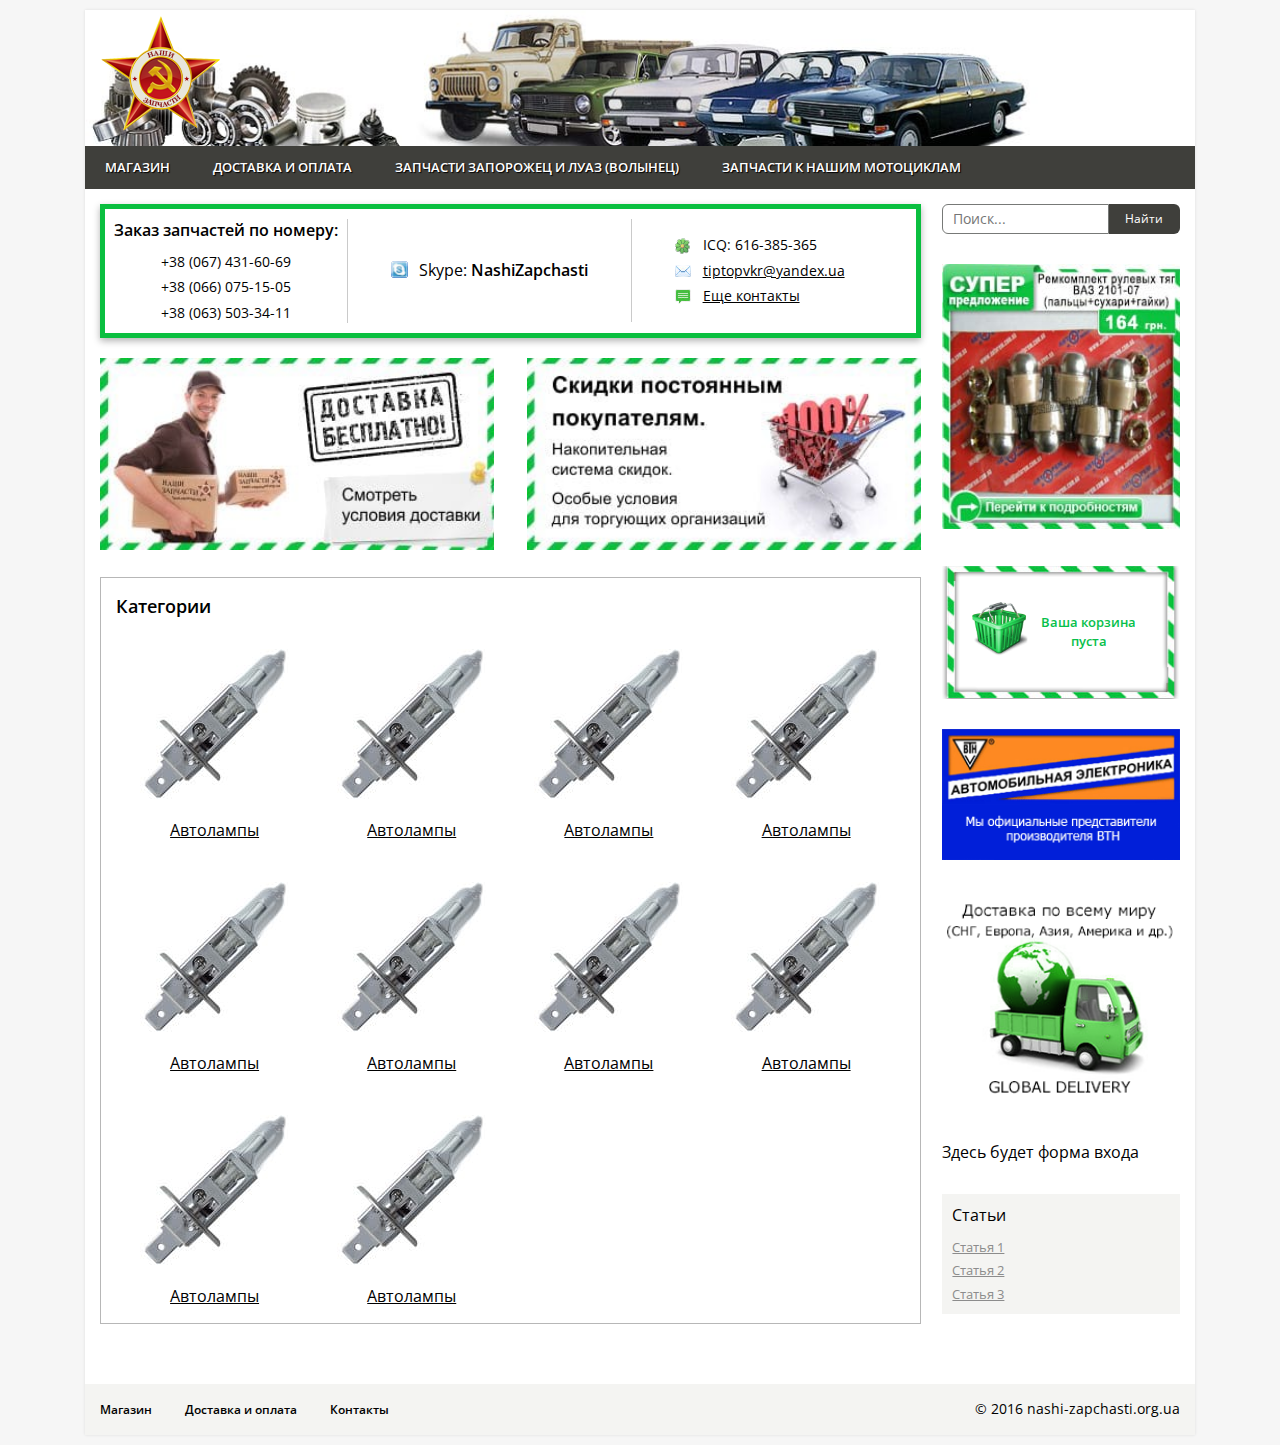
<file: index.html>
<!DOCTYPE html>
<html lang="ru">
<head>
  <meta charset="UTF-8">
  <meta content="width=device-width, initial-scale=1.0" name="viewport">

  <title>Главная страница</title>

  <link href="assets/css/style.css" rel="stylesheet">
  <link href="https://fonts.googleapis.com/css2?family=Open+Sans:wght@400;600&display=swap" rel="stylesheet">
</head>
<body>

<div class="wrapper">
  <div class="inner">
    <header class="main-header">
      <div class="top-section">
        <a href="#" class="logo"><img src="img/logo.png" alt="logo"></a>
      </div>
      <div class="bottom-section">
        <ul class="main-nav">
          <div class="adaptive-block">
            <span class="title">Меню</span>
            <div class="menu-icon">
              <span></span><span></span><span></span>
            </div>
          </div>

          <div class="links">
            <li><a href="#">Магазин</a></li>
            <li><a href="#">Доставка и оплата</a></li>
            <li><a href="#" target="_blank">Запчасти Запорожец и ЛуАЗ (Волынец)</a></li>
            <li><a href="#" target="_blank">Запчасти к нашим мотоциклам</a></li>
          </div>
        </ul>
      </div>
    </header>

    <main class="main-section">
      <div class="left-side">
        <div class="top-search">
          <form action="#" class="search">
            <input name="s" type="text" placeholder="Поиск...">
            <input type="submit" value="Найти">
          </form>
        </div>

        <div class="main-contacts">
          <div class="phone-numb">

            <span class="head">Заказ запчастей по номеру:</span>
            <a href="tel:380674316069">+38 (067) 431-60-69</a>
            <a href="tel:380660751505">+38 (066) 075-15-05</a>
            <a href="tel:380635033411">+38 (063) 503-34-11</a>
          </div>

          <div class="skype">
            <div>Skype: <span>NashiZapchasti</span></div>
          </div>

          <div class="other">
            <div class="icq">ICQ: <span>616-385-365</span></div>
            <div class="email"><a href="mail:tiptopvkr@yandex.ua">tiptopvkr@yandex.ua</a></div>
            <a href="#" class="more">Еще контакты</a>
          </div>
        </div>

        <div class="top-banners">
          <a href="#" target="_blank" class="banner1">
            <img src="img/delivery-free.jpg" alt="deliver free">
          </a>
          <a href="#" target="_blank" class="banner2">
            <img src="img/discount.jpg" alt="discount">
          </a>
        </div>

        <div class="products-category-list-wrap">
          <div class="head">Категории</div>
          
          <div class="list">
            <a href="#" class="product">
              <img src="img/product-thumb.jpg" alt="product" class="thumb">
              <span class="name">Автолампы</span>
            </a>

            <a href="#" class="product">
              <img src="img/product-thumb.jpg" alt="product" class="thumb">
              <span class="name">Автолампы</span>
            </a>

            <a href="#" class="product">
              <img src="img/product-thumb.jpg" alt="product" class="thumb">
              <span class="name">Автолампы</span>
            </a>

            <a href="#" class="product">
              <img src="img/product-thumb.jpg" alt="product" class="thumb">
              <span class="name">Автолампы</span>
            </a>

            <a href="#" class="product">
              <img src="img/product-thumb.jpg" alt="product" class="thumb">
              <span class="name">Автолампы</span>
            </a>

            <a href="#" class="product">
              <img src="img/product-thumb.jpg" alt="product" class="thumb">
              <span class="name">Автолампы</span>
            </a>

            <a href="#" class="product">
              <img src="img/product-thumb.jpg" alt="product" class="thumb">
              <span class="name">Автолампы</span>
            </a>

            <a href="#" class="product">
              <img src="img/product-thumb.jpg" alt="product" class="thumb">
              <span class="name">Автолампы</span>
            </a>

            <a href="#" class="product">
              <img src="img/product-thumb.jpg" alt="product" class="thumb">
              <span class="name">Автолампы</span>
            </a>

            <a href="#" class="product">
              <img src="img/product-thumb.jpg" alt="product" class="thumb">
              <span class="name">Автолампы</span>
            </a>
          </div>
        </div>
      </div>

      <aside class="main-aside">
        <div class="widget search">
          <form action="#" class="search">
            <input name="s" type="text" placeholder="Поиск...">
            <input type="submit" value="Найти">
          </form>
        </div>

        <div class="widget offer">
          <a href="#" target="_blank" class="offer">
            <img src="img/offer.jpg" alt="offer">
          </a>
        </div>

        <div class="widget cart">
          <div class="aside-cart">
            <div class="cart-thumb">
              <img src="img/cart-empty.png" alt="cart">
            </div>
            <div class="text">Ваша корзина пуста</div>
          </div>
        </div>

        <div class="widget offer">
          <a href="#" target="_blank" class="offer">
            <img src="img/offer-2.gif" alt="offer">
          </a>
        </div>

        <div class="widget offer">
          <a href="#" target="_blank" class="offer">
            <img src="img/offer-3.png" alt="offer">
          </a>
        </div>

        <div class="widget auth-form">
          <span>Здесь будет форма входа</span>
        </div>

        <div class="widget grey">
          <div class="aside-recent-articles">
            <div class="head">Статьи</div>
            <a href="#">Статья 1</a>
            <a href="#">Статья 2</a>
            <a href="#">Статья 3</a>
          </div>
        </div>
      </aside>
    </main>

    <footer class="main-footer">
      <ul class="footer-nav">
        <li><a href="#">Магазин</a></li>
        <li><a href="#">Доставка и оплата</a></li>
        <li><a href="#">Контакты</a></li>
      </ul>

      <div class="copyright">© 2016 nashi-zapchasti.org.ua</div>
    </footer>
  </div>
</div>

<script src="https://ajax.googleapis.com/ajax/libs/jquery/3.4.1/jquery.min.js"></script>
<script src="assets/js/scripts.js"></script>

</body>
</html>
</file>
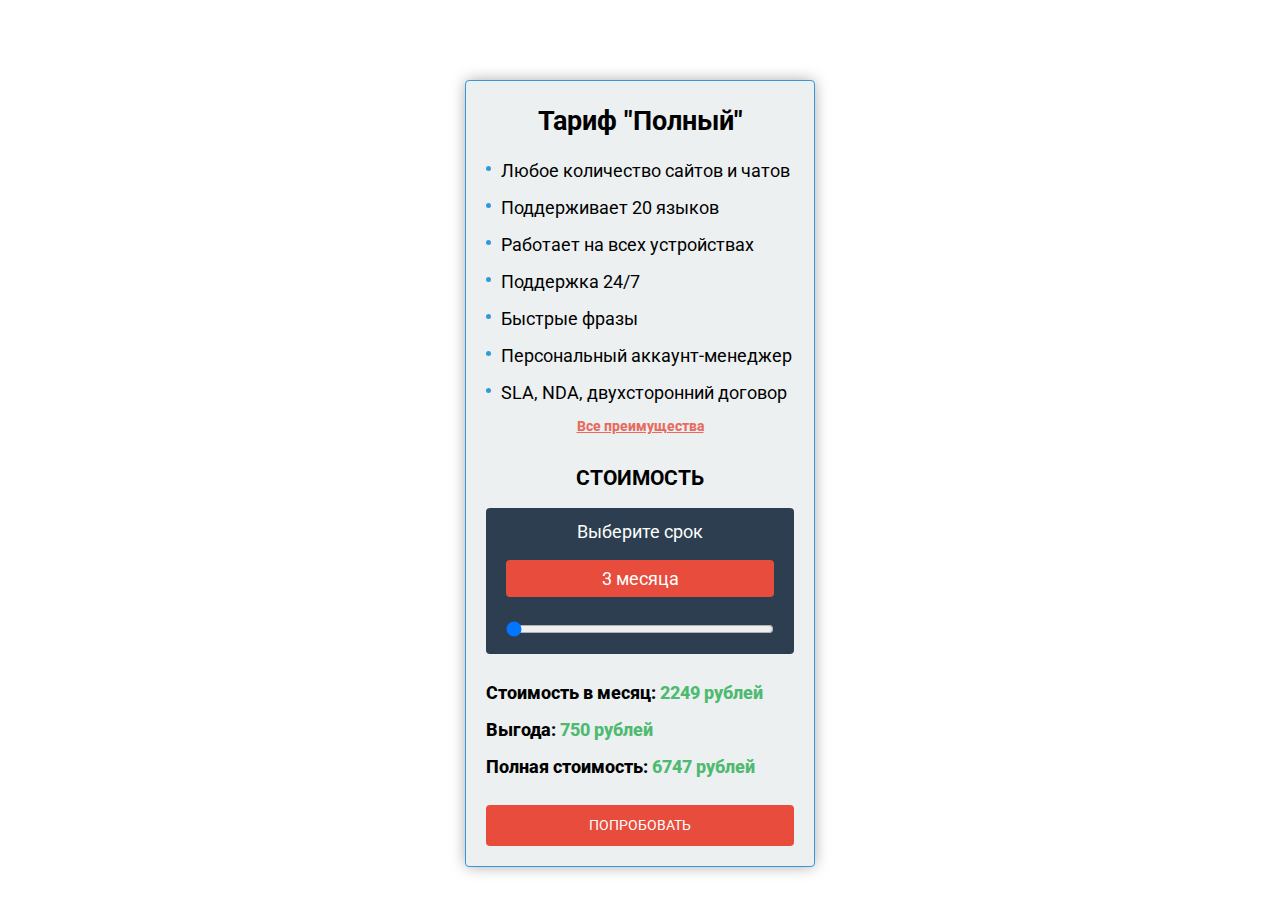
<file: 1/index.html>
﻿<!DOCTYPE html>
<html>
	<head>

		<meta charset="utf-8">
		<meta name="viewport" content="width=device-width, initial-scale=1, maximum-scale=1">

		<title>Тарифы</title>

		<link rel="stylesheet" type="text/css" href="style.css">
		<link href="https://fonts.googleapis.com/css?family=Roboto:400,700&display=swap&subset=cyrillic-ext" rel="stylesheet">

</head>
<body>

	<div class="single-tarrif">
		<h2>Тариф "Полный"</h2>
		<div class="wrapper-adv">
			<ul class="list-adv">
				<li>Любое количество сайтов и чатов</li>
				<li>Поддерживает 20 языков</li>
				<li>Работает на всех устройствах</li>
				<li>Поддержка 24/7</li>
				<li>Быстрые фразы</li>
				<li>Персональный аккаунт-менеджер</li>
				<li>SLA, NDA, двухсторонний договор</li>
			</ul>
			<a class="more-adv" href="#">Все преимущества</a>
		</div>

		<div class="tarrif-price">
			<h3>Стоимость</h3>
			<div class="period-wrapper">
				<label class="period-range_label" for="period-range">Выберите срок</label>
				<p class="period-value">
					<span class="dynamic-period_val">3</span>
					<span class="month-dynamic">месяца</span>
					</p>
				<input class="period-range" type="range" name="period-range" min="3" max="12" value="3" step="3">
			</div>
			<div class="total-price">
				<p>
					<span class="desc">Стоимость в месяц: </span>
					<span class="value"><span class="total-month_dynamic">2249</span> рублей</span>
				</p>
				<p>
					<span class="desc">Выгода: </span>
					<span class="value"><span class="benifit_dynamic">750</span> рублей</span>
				</p>
				<p>
					<span class="desc">Полная стоимость: </span>
					<span class="value"><span class="total-period_dynamic">6747</span> рублей</span>
				</p>
			</div>
		</div>

		<div class="try-order">Попробовать</div>
	</div>

	<script
  src="https://code.jquery.com/jquery-3.4.1.min.js"
  integrity="sha256-CSXorXvZcTkaix6Yvo6HppcZGetbYMGWSFlBw8HfCJo="
  crossorigin="anonymous"></script>
	<script type="text/javascript" src="main.js" charset="utf-8"></script>
	<script type="text/javascript" src="range-touch.min.js"></script>

</body>
</html>
</file>
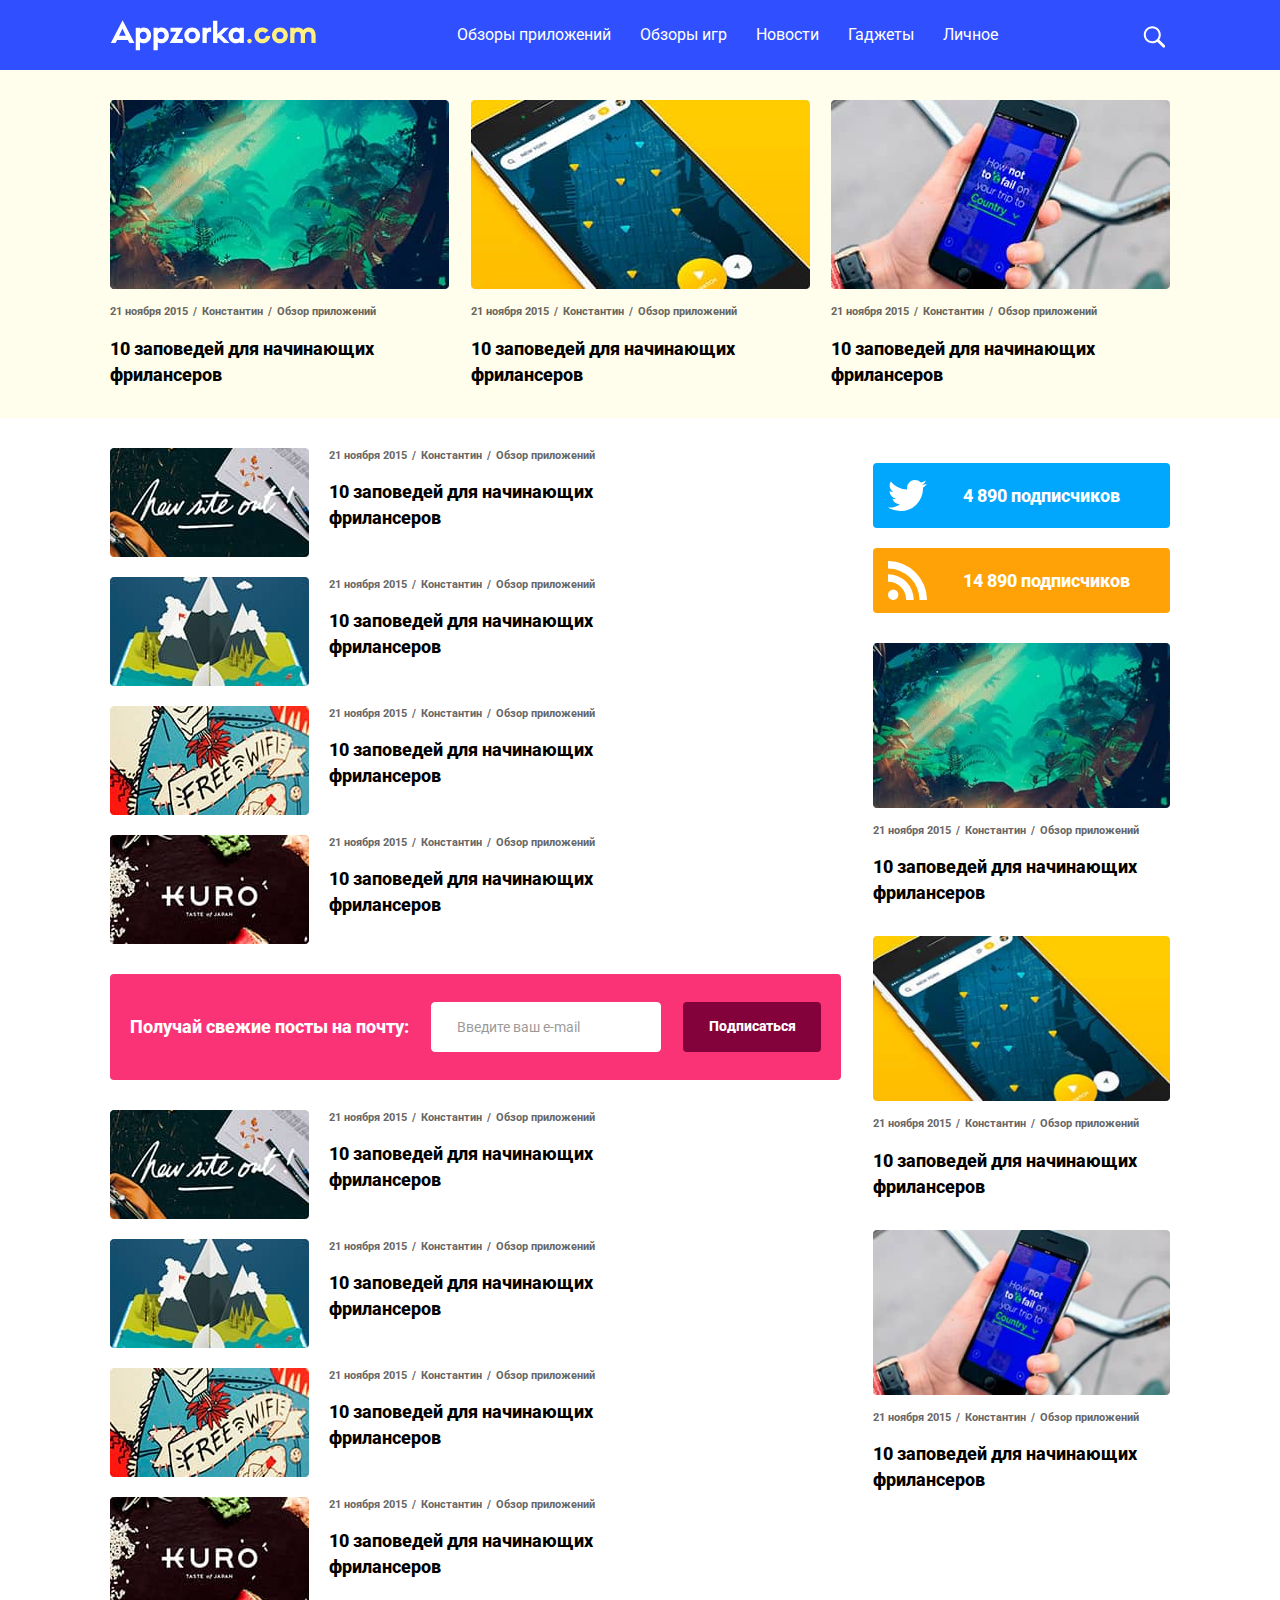
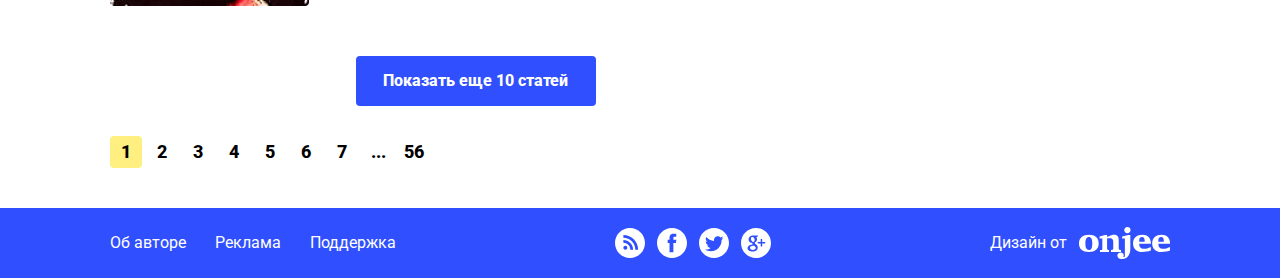
<file: 2/index.html>
<!DOCTYPE html>
<html lang="ru">
<head>

  <meta charset="UTF-8">
  <meta content="width=device-width, initial-scale=1.0" name="viewport">

  <title>Главная страница</title>

  <link rel="stylesheet" href="style.css">
  <link href="https://fonts.googleapis.com/css?family=Roboto:400,700&display=swap" rel="stylesheet">

</head>
<body>

<div class="main-wrap">

  <header>

    <div class="inner-wrap">

      <a class="logo" href="#"><img src="img/logo.svg" alt="Логотип"></a>

      <nav class="nav-class">
        <ul class="main-nav">
          <li><a href="#">Обзоры приложений</a></li>
          <li><a href="#">Обзоры игр</a></li>
          <li><a href="#">Новости</a></li>
          <li><a href="#">Гаджеты</a></li>
          <li><a href="#">Личное</a></li>
        </ul>
      </nav>

      <div class="menu-button">
        <div class="top-side"></div>
        <div class="middle-side"></div>
        <div class="bottom-side"></div>
      </div>

      <form class="search-form" action="#" method="post">
        <input class="searchfield" type="text" placeholder="Что будем искать?" name="searchfield">
        <input type="submit" value="">
      </form>

      <svg class="search-icon"
           xmlns="http://www.w3.org/2000/svg"
           xmlns:xlink="http://www.w3.org/1999/xlink"
           width="23px" height="22px">
        <path d="M14.216,15.717 C12.826,16.708 11.125,17.290 9.289,17.290 C4.594,17.290 0.789,13.484 0.789,8.790 C0.789,4.095 4.594,0.289 9.289,0.289 C13.983,0.289 17.789,4.095 17.789,8.790 C17.789,10.626 17.207,12.327 16.216,13.717 L21.800,19.301 C22.351,19.852 22.346,20.732 21.800,21.278 L21.777,21.301 C21.232,21.846 20.346,21.847 19.800,21.301 L14.216,15.717 L14.216,15.717 ZM9.289,15.290 C12.878,15.290 15.789,12.379 15.789,8.790 C15.789,5.200 12.878,2.290 9.289,2.290 C5.699,2.290 2.789,5.200 2.789,8.790 C2.789,12.379 5.699,15.290 9.289,15.290 L9.289,15.290 Z"/>
      </svg>

      <svg class="search-icon_close"
           xmlns="http://www.w3.org/2000/svg"
           xmlns:xlink="http://www.w3.org/1999/xlink"
           width="22px" height="22px">
        <path d="M12.414,11.000 L20.900,19.485 C21.290,19.876 21.290,20.509 20.900,20.900 C20.509,21.290 19.876,21.290 19.485,20.900 L11.000,12.414 L2.515,20.900 C2.124,21.290 1.491,21.290 1.100,20.900 C0.710,20.509 0.710,19.876 1.100,19.485 L9.586,11.000 L1.100,2.515 C0.710,2.124 0.710,1.491 1.100,1.101 C1.491,0.710 2.124,0.710 2.515,1.101 L11.000,9.586 L19.485,1.101 C19.876,0.710 20.509,0.710 20.900,1.101 C21.290,1.491 21.290,2.124 20.900,2.515 L12.414,11.000 Z"/>
      </svg>

    </div>

  </header>

  <div class="popular-posts">

    <div class="inner-wrap">

      <section class="popular-posts_single">
        <a href="#" class="post-thumb"><img src="img/toparticle-1.jpg" alt="Миниатюра"></a>
        <div class="post-info">
          <span>21 ноября 2015</span><span>Константин</span><span>Обзор приложений</span>
        </div>
        <h2 class="post-title"><a href="#">10 заповедей для начинающих фрилансеров</a></h2>
      </section>

      <section class="popular-posts_single">
        <a href="#" class="post-thumb"><img src="img/toparticle-2.jpg" alt="Миниатюра"></a>
        <div class="post-info">
          <span>21 ноября 2015</span><span>Константин</span><span>Обзор приложений</span>
        </div>
        <h2 class="post-title"><a href="#">10 заповедей для начинающих фрилансеров</a></h2>
      </section>

      <section class="popular-posts_single">
        <a href="#" class="post-thumb"><img src="img/toparticle-3.jpg" alt="Миниатюра"></a>
        <div class="post-info">
          <span>21 ноября 2015</span><span>Константин</span><span>Обзор приложений</span>
        </div>
        <h2 class="post-title"><a href="#">10 заповедей для начинающих фрилансеров</a></h2>
      </section>

    </div>

  </div>

  <div class="main-content">

    <div class="inner-wrap">

      <main class="main-posts">

        <div class="main-post_inner">

          <section class="short-article">
            <a href="#" class="post-thumb"><img src="img/mainarticle-1.jpg" alt="Миниатюра"></a>
            <div class="short-article_meta">
              <div class="post-info">
                <span>21 ноября 2015</span><span>Константин</span><span>Обзор приложений</span>
              </div>
              <h2 class="post-title"><a href="#">10 заповедей для начинающих фрилансеров</a></h2>
            </div>
          </section>

          <section class="short-article">
            <a href="#" class="post-thumb"><img src="img/mainarticle-2.jpg" alt="Миниатюра"></a>
            <div class="short-article_meta">
              <div class="post-info">
                <span>21 ноября 2015</span><span>Константин</span><span>Обзор приложений</span>
              </div>
              <h2 class="post-title"><a href="#">10 заповедей для начинающих фрилансеров</a></h2>
            </div>
          </section>

          <section class="short-article">
            <a href="#" class="post-thumb"><img src="img/mainarticle-3.jpg" alt="Миниатюра"></a>
            <div class="short-article_meta">
              <div class="post-info">
                <span>21 ноября 2015</span><span>Константин</span><span>Обзор приложений</span>
              </div>
              <h2 class="post-title"><a href="#">10 заповедей для начинающих фрилансеров</a></h2>
            </div>
          </section>

          <section class="short-article">
            <a href="#" class="post-thumb"><img src="img/mainarticle-4.jpg" alt="Миниатюра"></a>
            <div class="short-article_meta">
              <div class="post-info">
                <span>21 ноября 2015</span><span>Константин</span><span>Обзор приложений</span>
              </div>
              <h2 class="post-title"><a href="#">10 заповедей для начинающих фрилансеров</a></h2>
            </div>
          </section>

          <form action="#" method="post" class="subscribe-form">
            <label for="subscribe-input">Получай свежие посты на почту: </label>
            <input id="subscribe-input" type="email" placeholder="Введите ваш e-mail">
            <input type="submit" value="Подписаться">
          </form>

          <section class="short-article">
            <a href="#" class="post-thumb"><img src="img/mainarticle-1.jpg" alt="Миниатюра"></a>
            <div class="short-article_meta">
              <div class="post-info">
                <span>21 ноября 2015</span><span>Константин</span><span>Обзор приложений</span>
              </div>
              <h2 class="post-title"><a href="#">10 заповедей для начинающих фрилансеров</a></h2>
            </div>
          </section>

          <section class="short-article">
            <a href="#" class="post-thumb"><img src="img/mainarticle-2.jpg" alt="Миниатюра"></a>
            <div class="short-article_meta">
              <div class="post-info">
                <span>21 ноября 2015</span><span>Константин</span><span>Обзор приложений</span>
              </div>
              <h2 class="post-title"><a href="#">10 заповедей для начинающих фрилансеров</a></h2>
            </div>
          </section>

          <section class="short-article">
            <a href="#" class="post-thumb"><img src="img/mainarticle-3.jpg" alt="Миниатюра"></a>
            <div class="short-article_meta">
              <div class="post-info">
                <span>21 ноября 2015</span><span>Константин</span><span>Обзор приложений</span>
              </div>
              <h2 class="post-title"><a href="#">10 заповедей для начинающих фрилансеров</a></h2>
            </div>
          </section>

          <section class="short-article">
            <a href="#" class="post-thumb"><img src="img/mainarticle-4.jpg" alt="Миниатюра"></a>
            <div class="short-article_meta">
              <div class="post-info">
                <span>21 ноября 2015</span><span>Константин</span><span>Обзор приложений</span>
              </div>
              <h2 class="post-title"><a href="#">10 заповедей для начинающих фрилансеров</a></h2>
            </div>
          </section>

        </div>

        <div class="ajax-moreposts">Показать еще 10 статей</div>

        <div class="nav-links">
          <span class="page-numbers current">1</span>
          <a class="page-numbers" href="#">2</a>
          <a class="page-numbers" href="#">3</a>
          <a class="page-numbers" href="#">4</a>
          <a class="page-numbers" href="#">5</a>
          <a class="page-numbers" href="#">6</a>
          <a class="page-numbers" href="#">7</a>
          <span class="page-numbers dots">...</span>
          <a href="#">56</a>
        </div>

      </main>

      <aside class="main-aside">

        <div class="show-aside">Показать сайдбар</div>

        <div class="aside-wrapper">

          <div class="social-aside">
            <a class="aside-twitter" href="#">4 890 подписчиков</a>
            <a class="aside-rss" href="#">14 890 подписчиков</a>
          </div>

          <section class="popular-posts_single">
            <a href="#" class="post-thumb"><img src="img/toparticle-1.jpg" alt="Миниатюра"></a>
            <div class="post-info">
              <span>21 ноября 2015</span><span>Константин</span><span>Обзор приложений</span>
            </div>
            <h2 class="post-title"><a href="#">10 заповедей для начинающих фрилансеров</a></h2>
          </section>

          <section class="popular-posts_single">
            <a href="#" class="post-thumb"><img src="img/toparticle-2.jpg" alt="Миниатюра"></a>
            <div class="post-info">
              <span>21 ноября 2015</span><span>Константин</span><span>Обзор приложений</span>
            </div>
            <h2 class="post-title"><a href="#">10 заповедей для начинающих фрилансеров</a></h2>
          </section>

          <section class="popular-posts_single">
            <a href="#" class="post-thumb"><img src="img/toparticle-3.jpg" alt="Миниатюра"></a>
            <div class="post-info">
              <span>21 ноября 2015</span><span>Константин</span><span>Обзор приложений</span>
            </div>
            <h2 class="post-title"><a href="#">10 заповедей для начинающих фрилансеров</a></h2>
          </section>

        </div>

      </aside>

    </div>

  </div>

  <footer>

    <div class="inner-wrap">

      <ul class="main-nav">
        <li><a href="#">Об авторе</a></li>
        <li><a href="#">Реклама</a></li>
        <li><a href="#">Поддержка</a></li>
      </ul>

      <div class="footer-social">
        <svg class="footer-social_rss"
             xmlns="http://www.w3.org/2000/svg"
             xmlns:xlink="http://www.w3.org/1999/xlink"
             width="30px" height="30px">
          <path d="M15.000,-0.000 C6.715,-0.000 0.000,6.716 0.000,15.000 C0.000,23.285 6.715,30.000 15.000,30.000 C23.285,30.000 30.000,23.285 30.000,15.000 C30.000,6.716 23.285,-0.000 15.000,-0.000 ZM10.348,21.768 C9.258,21.768 8.376,20.884 8.376,19.795 C8.376,18.705 9.258,17.823 10.348,17.823 C11.436,17.823 12.320,18.705 12.320,19.795 C12.320,20.883 11.436,21.768 10.348,21.768 ZM15.296,21.780 C15.296,19.918 14.576,18.169 13.267,16.857 C11.962,15.545 10.226,14.822 8.377,14.822 L8.377,11.975 C13.762,11.975 18.141,16.374 18.141,21.780 L15.296,21.780 ZM20.325,21.783 C20.325,15.163 14.967,9.776 8.382,9.776 L8.382,6.928 C16.536,6.928 23.172,13.593 23.172,21.783 L20.325,21.783 Z"/>
        </svg>
        <svg class="footer-social_fb"
             xmlns="http://www.w3.org/2000/svg"
             xmlns:xlink="http://www.w3.org/1999/xlink"
             width="30px" height="30px">
          <path d="M15.000,0.001 C6.715,0.001 -0.000,6.718 -0.000,15.001 C-0.000,23.285 6.715,29.999 15.000,29.999 C23.284,29.999 30.000,23.285 30.000,15.001 C30.000,6.718 23.283,0.001 15.000,0.001 ZM18.969,14.938 L16.372,14.938 C16.372,19.088 16.372,24.201 16.372,24.201 L12.522,24.201 C12.522,24.201 12.522,19.141 12.522,14.938 L10.691,14.938 L10.691,11.668 L12.522,11.668 L12.522,9.548 C12.522,8.031 13.242,5.664 16.408,5.664 L19.259,5.675 L19.259,8.851 C19.259,8.851 17.525,8.851 17.189,8.851 C16.851,8.851 16.373,9.020 16.373,9.741 L16.373,11.668 L19.307,11.668 L18.969,14.938 Z"/>
        </svg>
        <svg class="footer-social_tw"
             xmlns="http://www.w3.org/2000/svg"
             xmlns:xlink="http://www.w3.org/1999/xlink"
             width="30px" height="30px">
          <path d="M15.001,0.001 C6.716,0.001 0.001,6.718 0.001,15.001 C0.001,23.285 6.716,29.999 15.001,29.999 C23.285,29.999 29.999,23.285 29.999,15.001 C29.999,6.718 23.284,0.001 15.001,0.001 ZM22.556,11.976 C22.564,12.138 22.567,12.301 22.567,12.465 C22.567,17.461 18.765,23.220 11.812,23.220 C9.678,23.220 7.690,22.595 6.018,21.523 C6.313,21.557 6.614,21.575 6.919,21.575 C8.690,21.575 10.320,20.971 11.613,19.957 C9.960,19.926 8.564,18.833 8.083,17.331 C8.313,17.376 8.550,17.399 8.794,17.399 C9.139,17.399 9.473,17.354 9.790,17.266 C8.060,16.920 6.757,15.390 6.757,13.560 C6.757,13.544 6.757,13.528 6.758,13.512 C7.267,13.795 7.850,13.965 8.470,13.985 C7.455,13.306 6.788,12.151 6.788,10.838 C6.788,10.146 6.974,9.496 7.300,8.938 C9.164,11.224 11.950,12.730 15.092,12.887 C15.027,12.611 14.993,12.321 14.993,12.026 C14.993,9.939 16.686,8.246 18.774,8.246 C19.861,8.246 20.843,8.705 21.533,9.439 C22.394,9.270 23.203,8.955 23.934,8.522 C23.650,9.405 23.051,10.146 22.270,10.613 C23.036,10.522 23.765,10.318 24.442,10.018 C23.937,10.778 23.295,11.443 22.556,11.976 Z"/>
        </svg>
        <svg class="footer-social_gplus"
             xmlns="http://www.w3.org/2000/svg"
             xmlns:xlink="http://www.w3.org/1999/xlink"
             width="30px" height="30px">
          <path d="M15.001,29.999 C6.716,29.999 0.001,23.283 0.001,14.999 C0.001,6.715 6.715,0.001 15.001,0.001 C23.283,0.001 29.999,6.715 29.999,14.999 C29.999,23.283 23.283,29.999 15.001,29.999 ZM17.059,7.767 C17.009,7.615 16.868,7.511 16.708,7.511 L12.010,7.511 C11.495,7.511 10.973,7.601 10.461,7.778 C8.748,8.369 7.551,9.827 7.551,11.326 C7.551,13.447 9.196,15.056 11.392,15.107 C11.350,15.275 11.329,15.440 11.329,15.603 C11.329,15.929 11.412,16.240 11.582,16.540 C11.562,16.540 11.542,16.540 11.521,16.540 C9.426,16.540 7.536,17.567 6.817,19.096 C6.630,19.495 6.535,19.897 6.535,20.294 C6.535,20.679 6.634,21.050 6.829,21.400 C7.279,22.207 8.248,22.834 9.558,23.164 C10.234,23.335 10.960,23.422 11.714,23.422 C12.392,23.422 13.037,23.333 13.635,23.162 C15.497,22.621 16.702,21.249 16.702,19.668 C16.702,18.149 16.214,17.241 14.903,16.313 C14.342,15.916 13.832,15.333 13.822,15.154 C13.822,14.826 13.851,14.671 14.583,14.101 C15.530,13.359 16.051,12.386 16.051,11.355 C16.051,10.423 15.767,9.593 15.280,9.012 L15.656,9.012 C15.733,9.012 15.810,8.987 15.873,8.941 L16.924,8.181 C17.053,8.087 17.110,7.921 17.059,7.767 ZM24.247,15.102 L24.247,14.340 C24.247,14.137 24.081,13.970 23.877,13.970 L21.207,13.970 L21.207,11.301 C21.207,11.096 21.043,10.931 20.838,10.931 L20.078,10.931 C19.873,10.931 19.708,11.096 19.708,11.301 L19.708,13.970 L17.037,13.970 C16.834,13.970 16.668,14.137 16.668,14.340 L16.668,15.102 C16.668,15.305 16.834,15.471 17.037,15.471 L19.708,15.471 L19.708,18.141 C19.708,18.346 19.874,18.511 20.078,18.511 L20.839,18.511 C21.043,18.511 21.208,18.346 21.208,18.141 L21.208,15.471 L23.878,15.471 C24.081,15.471 24.248,15.305 24.248,15.102 L24.247,15.102 ZM12.207,13.891 L12.190,13.891 C11.173,13.860 10.158,12.658 9.976,11.267 C9.875,10.490 10.037,9.793 10.424,9.351 C10.674,9.065 11.001,8.915 11.369,8.915 L11.411,8.915 C12.449,8.945 13.443,10.103 13.626,11.496 C13.728,12.275 13.556,13.008 13.163,13.454 C12.913,13.739 12.590,13.891 12.207,13.891 ZM12.016,17.715 C12.363,17.720 12.703,17.771 13.023,17.870 C13.132,17.945 13.238,18.017 13.340,18.086 C14.080,18.590 14.571,18.924 14.708,19.460 C14.739,19.593 14.754,19.728 14.754,19.859 C14.754,21.235 13.728,21.933 11.705,21.933 C10.170,21.933 8.969,20.990 8.969,19.790 C8.969,18.685 10.373,17.715 11.972,17.715 L12.016,17.715 Z"/>
        </svg>
      </div>

      <div class="copyright">
        <span>Дизайн от</span>
        <svg class="onjee"
             xmlns="http://www.w3.org/2000/svg"
             xmlns:xlink="http://www.w3.org/1999/xlink">
          <path d="M84.098,21.854 C85.255,21.854 86.385,21.705 87.487,21.405 C88.589,21.106 91.007,20.079 91.007,20.079 L91.007,23.423 C89.705,24.066 88.171,24.247 86.802,24.557 C85.433,24.868 83.986,25.023 82.461,25.023 C79.612,25.023 77.350,24.247 75.675,22.696 C74.000,21.144 73.162,19.057 73.162,16.433 C73.162,13.809 74.025,11.700 75.750,10.105 C77.475,8.510 79.757,7.713 82.595,7.713 C85.233,7.713 87.278,8.442 88.731,9.901 C90.183,11.360 91.007,13.410 91.007,16.066 L91.007,16.735 L79.382,16.735 C79.415,18.390 79.620,19.460 80.516,20.418 C81.412,21.376 82.606,21.854 84.098,21.854 ZM84.853,14.728 C84.853,13.182 84.604,11.708 84.181,10.979 C83.758,10.249 83.107,9.885 82.228,9.885 C81.237,9.885 80.491,10.252 79.991,10.987 C79.490,11.722 79.382,12.612 79.382,14.059 L79.382,14.728 L84.853,14.728 ZM67.655,24.557 C66.286,24.868 64.839,25.023 63.314,25.023 C60.464,25.023 58.202,24.247 56.527,22.696 C54.852,21.144 54.015,19.057 54.015,16.433 C54.015,13.809 54.877,11.700 56.602,10.105 C58.328,8.510 60.609,7.713 63.447,7.713 C66.085,7.713 68.131,8.442 69.583,9.901 C71.036,11.360 71.860,13.410 71.860,16.066 L71.860,16.735 L60.235,16.735 C60.268,18.390 60.473,19.460 61.369,20.418 C62.265,21.376 63.458,21.854 64.950,21.854 C66.108,21.854 67.237,21.705 68.339,21.405 C69.441,21.106 71.860,20.079 71.860,20.079 L71.860,23.423 C70.558,24.066 69.024,24.247 67.655,24.557 ZM65.705,14.728 C65.705,13.182 65.456,11.708 65.034,10.979 C64.610,10.249 63.959,9.885 63.080,9.885 C62.089,9.885 61.344,10.252 60.843,10.987 C60.342,11.722 60.235,12.612 60.235,14.059 L60.235,14.728 L65.705,14.728 ZM48.332,6.161 C47.453,6.161 46.721,5.873 46.137,5.296 C45.552,4.719 45.260,3.984 45.260,3.091 C45.260,2.199 45.544,1.461 46.112,0.878 C46.679,0.296 47.397,0.005 48.265,0.005 C49.234,0.005 50.024,0.282 50.636,0.837 C51.248,1.393 51.554,2.101 51.554,2.960 C51.554,3.897 51.248,4.664 50.636,5.263 C50.024,5.862 49.256,6.161 48.332,6.161 ZM43.139,11.384 L43.139,9.377 L49.293,8.039 L51.323,8.039 L51.345,21.417 C51.345,24.999 50.505,27.331 49.042,29.203 C47.578,31.075 45.449,32.012 42.656,32.012 C41.365,32.012 40.358,31.745 39.634,31.212 C38.911,30.678 38.549,29.839 38.399,28.777 C38.399,28.308 38.311,25.486 41.771,25.430 C41.771,25.430 45.244,25.703 44.633,29.113 C44.570,29.443 44.271,30.112 44.271,30.112 C44.271,30.112 44.921,30.112 45.190,30.112 C45.849,29.464 45.874,29.443 45.874,29.443 L45.874,11.384 L43.139,11.384 ZM32.000,23.000 L33.565,22.755 L34.249,22.086 L34.245,15.404 C34.245,13.956 34.018,12.808 33.478,12.252 C32.938,11.697 32.165,11.363 30.829,11.363 C29.899,11.363 28.094,11.384 28.094,11.384 L28.094,22.086 L29.000,23.000 L30.000,23.000 L30.000,25.000 L21.000,25.000 L21.000,23.000 L23.000,23.000 L23.307,22.086 L23.307,11.384 L20.572,11.384 L20.572,9.377 L26.043,8.039 L28.094,8.039 L28.094,10.046 C29.697,9.229 31.400,8.600 32.368,8.284 C33.336,7.968 34.193,7.811 34.939,7.811 C36.642,7.811 37.894,8.298 38.696,9.272 C39.497,10.247 39.719,11.289 39.719,13.390 L39.719,22.086 L40.403,22.755 L42.000,23.000 L42.000,25.000 L32.000,25.000 L32.000,23.000 ZM9.808,24.990 C6.680,24.990 4.262,24.242 2.554,22.745 C0.845,21.248 -0.009,19.133 -0.009,16.400 C-0.009,13.690 0.876,11.580 2.646,10.072 C4.415,8.565 6.892,7.811 10.075,7.811 C13.069,7.811 15.418,8.576 17.121,10.105 C18.824,11.635 19.675,13.733 19.675,16.400 C19.675,19.122 18.815,21.234 17.096,22.736 C15.376,24.239 12.947,24.990 9.808,24.990 ZM12.463,11.501 C11.917,10.423 11.054,9.885 9.875,9.885 C8.695,9.885 7.819,10.418 7.245,11.485 C6.672,12.552 6.386,14.190 6.386,16.400 C6.386,18.632 6.669,20.276 7.237,21.332 C7.805,22.388 8.684,22.916 9.875,22.916 C11.044,22.916 11.903,22.407 12.454,21.389 C13.005,20.371 13.281,18.774 13.281,16.597 C13.281,14.277 13.008,12.579 12.463,11.501 Z"/>
        </svg>
      </div>

    </div>

  </footer>

</div>

<script src="https://ajax.googleapis.com/ajax/libs/jquery/3.4.1/jquery.min.js"></script>
<script src="js/scripts.js"></script>

</body>
</html>
</file>
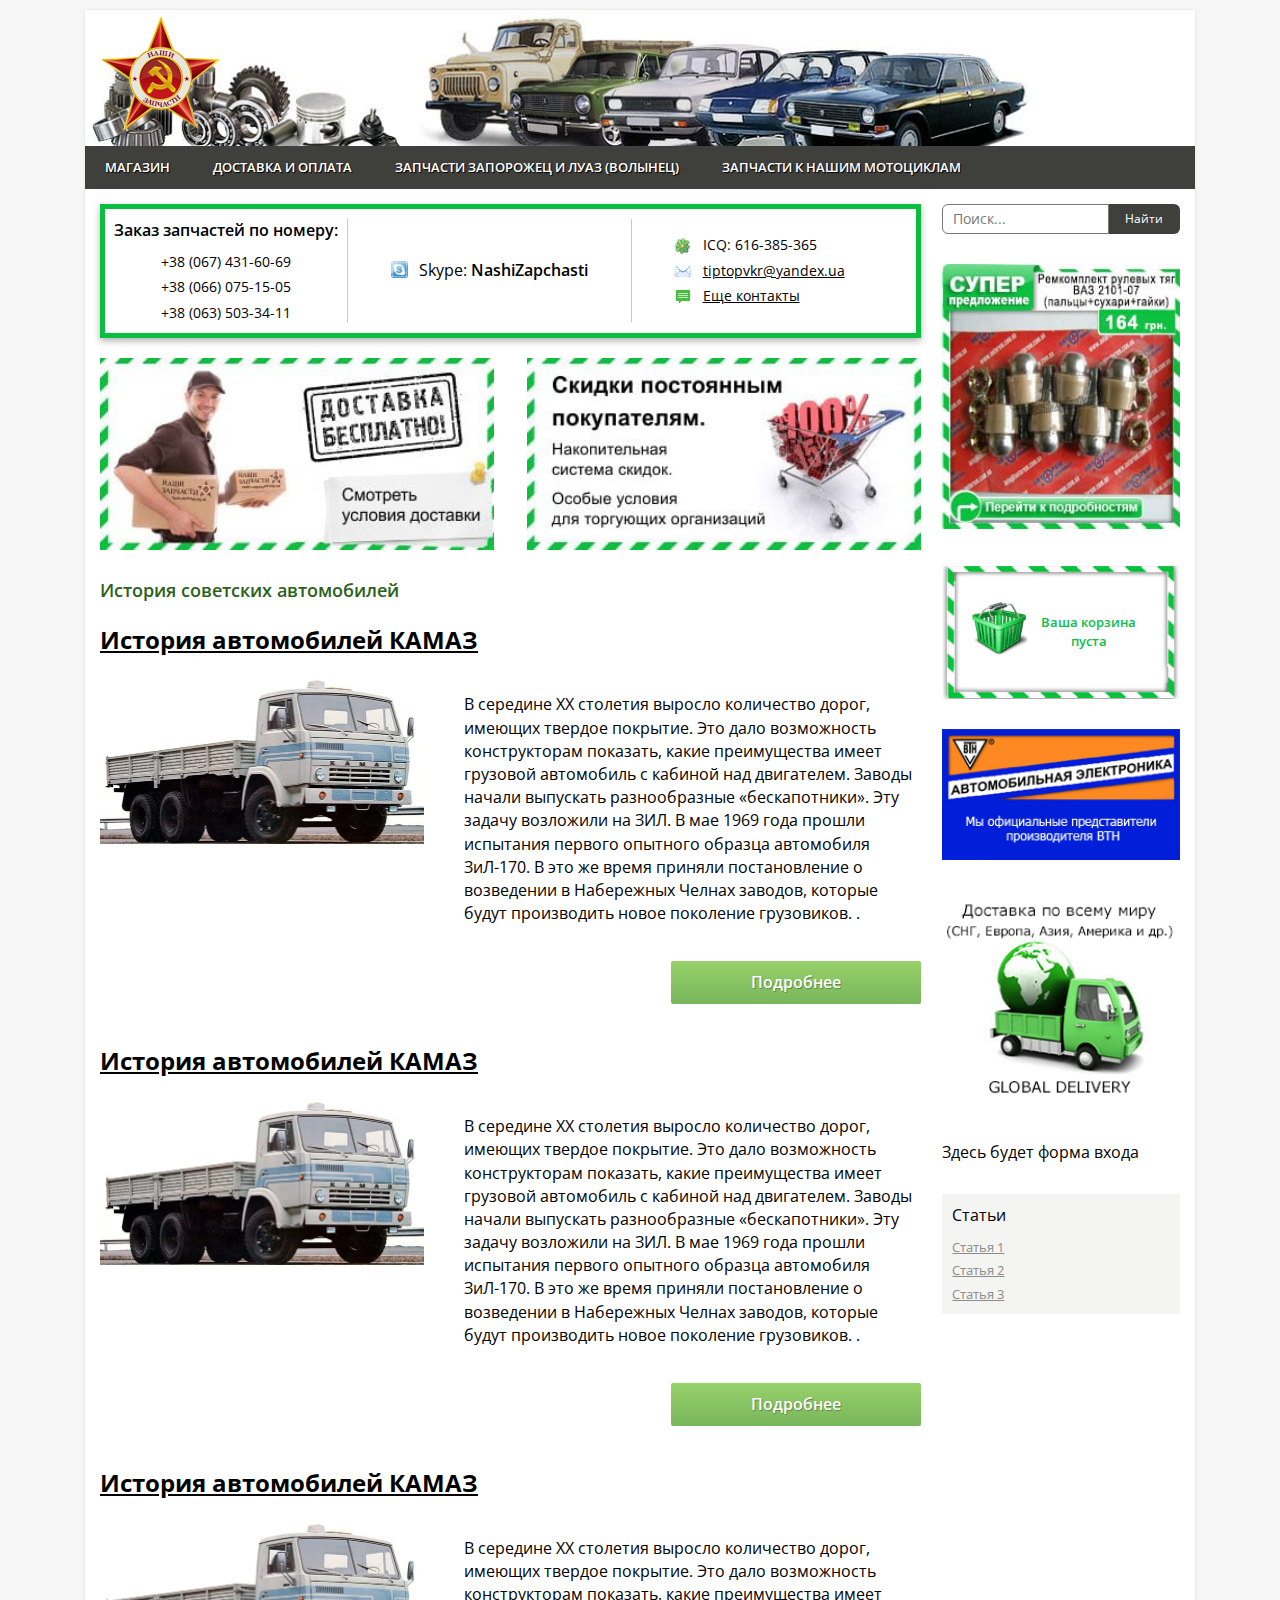
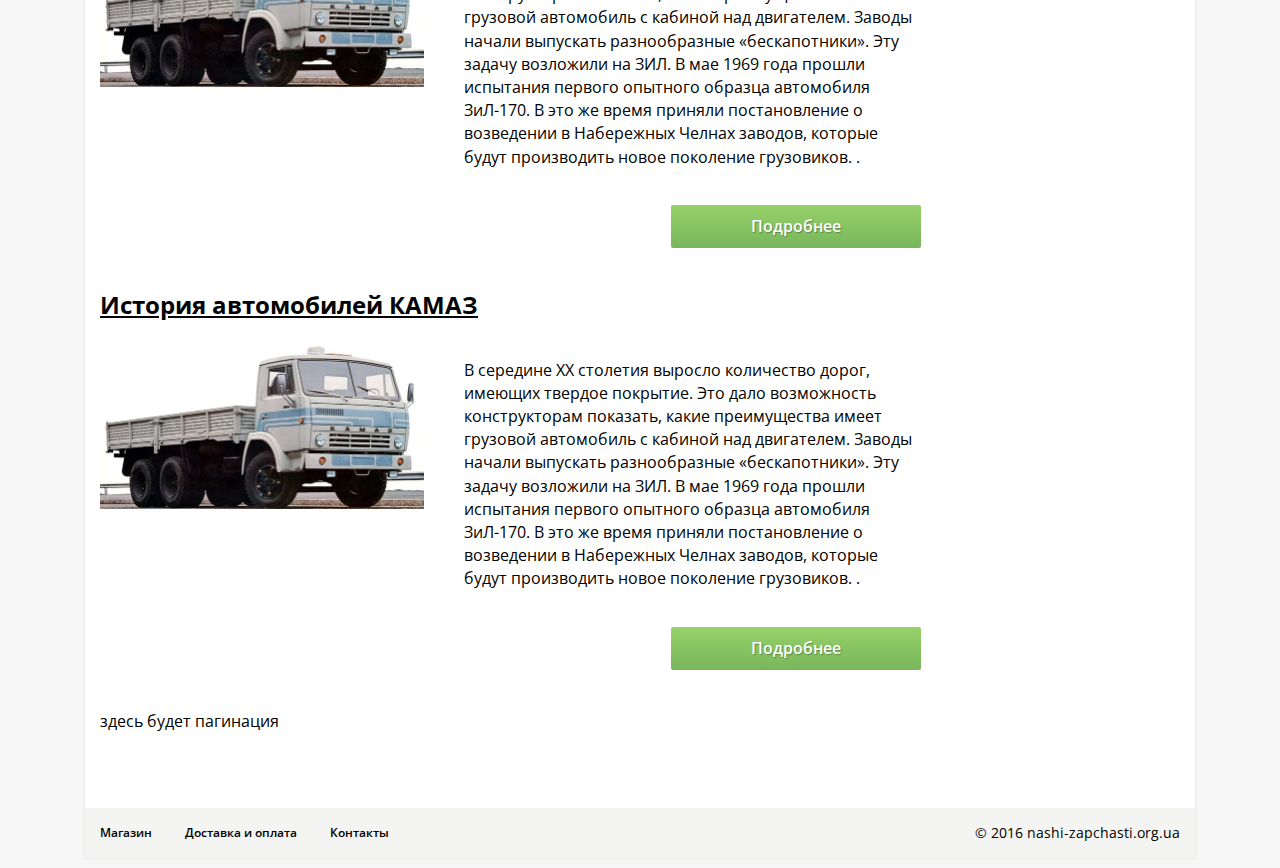
<file: blog.html>
<!DOCTYPE html>
<html lang="ru">
<head>
  <meta charset="UTF-8">
  <meta content="width=device-width, initial-scale=1.0" name="viewport">

  <title>Главная страница</title>

  <link href="assets/css/style.css" rel="stylesheet">
  <link href="https://fonts.googleapis.com/css2?family=Open+Sans:wght@400;600&display=swap" rel="stylesheet">
</head>
<body>

<div class="wrapper">
  <div class="inner">
    <header class="main-header">
      <div class="top-section">
        <a href="#" class="logo"><img src="img/logo.png" alt="logo"></a>
      </div>
      <div class="bottom-section">
        <ul class="main-nav">
          <div class="adaptive-block">
            <span class="title">Меню</span>
            <div class="menu-icon">
              <span></span><span></span><span></span>
            </div>
          </div>

          <div class="links">
            <li><a href="#">Магазин</a></li>
            <li><a href="#">Доставка и оплата</a></li>
            <li><a href="#" target="_blank">Запчасти Запорожец и ЛуАЗ (Волынец)</a></li>
            <li><a href="#" target="_blank">Запчасти к нашим мотоциклам</a></li>
          </div>
        </ul>
      </div>
    </header>

    <main class="main-section">
      <div class="left-side">
        <div class="top-search">
          <form action="#" class="search">
            <input name="s" type="text" placeholder="Поиск...">
            <input type="submit" value="Найти">
          </form>
        </div>

        <div class="main-contacts">
          <div class="phone-numb">

            <span class="head">Заказ запчастей по номеру:</span>
            <a href="tel:380674316069">+38 (067) 431-60-69</a>
            <a href="tel:380660751505">+38 (066) 075-15-05</a>
            <a href="tel:380635033411">+38 (063) 503-34-11</a>
          </div>

          <div class="skype">
            <div>Skype: <span>NashiZapchasti</span></div>
          </div>

          <div class="other">
            <div class="icq">ICQ: <span>616-385-365</span></div>
            <div class="email"><a href="mail:tiptopvkr@yandex.ua">tiptopvkr@yandex.ua</a></div>
            <a href="#" class="more">Еще контакты</a>
          </div>
        </div>

        <div class="top-banners">
          <a href="#" target="_blank" class="banner1">
            <img src="img/delivery-free.jpg" alt="deliver free">
          </a>
          <a href="#" target="_blank" class="banner2">
            <img src="img/discount.jpg" alt="discount">
          </a>
        </div>

        <div class="blog-page">
          <div class="cat-name">История советских автомобилей</div>

          <div class="single-article-preview">
            <h2><a href="#">История автомобилей КАМАЗ</a></h2>
            
            <div class="content">
              <div class="thumb"><img src="img/blog-img.jpg" alt="blog"></div>
              <p class="text">В середине ХХ столетия выросло количество дорог, имеющих твердое покрытие. Это дало возможность конструкторам показать, какие преимущества имеет грузовой автомобиль с кабиной над двигателем. Заводы начали выпускать разнообразные «бескапотники».
                Эту задачу возложили на ЗИЛ. В мае 1969 года прошли испытания первого опытного образца автомобиля ЗиЛ-170. В это же время приняли постановление о возведении в Набережных Челнах заводов, которые будут производить новое поколение грузовиков. .</p>
            </div>

            <a href="#" class="read-more button-style">Подробнее</a>
          </div>

          <div class="single-article-preview">
            <h2><a href="#">История автомобилей КАМАЗ</a></h2>

            <div class="content">
              <div class="thumb"><img src="img/blog-img.jpg" alt="blog"></div>
              <p class="text">В середине ХХ столетия выросло количество дорог, имеющих твердое покрытие. Это дало возможность конструкторам показать, какие преимущества имеет грузовой автомобиль с кабиной над двигателем. Заводы начали выпускать разнообразные «бескапотники».
                Эту задачу возложили на ЗИЛ. В мае 1969 года прошли испытания первого опытного образца автомобиля ЗиЛ-170. В это же время приняли постановление о возведении в Набережных Челнах заводов, которые будут производить новое поколение грузовиков. .</p>
            </div>

            <a href="#" class="read-more button-style">Подробнее</a>
          </div>

          <div class="single-article-preview">
            <h2><a href="#">История автомобилей КАМАЗ</a></h2>

            <div class="content">
              <div class="thumb"><img src="img/blog-img.jpg" alt="blog"></div>
              <p class="text">В середине ХХ столетия выросло количество дорог, имеющих твердое покрытие. Это дало возможность конструкторам показать, какие преимущества имеет грузовой автомобиль с кабиной над двигателем. Заводы начали выпускать разнообразные «бескапотники».
                Эту задачу возложили на ЗИЛ. В мае 1969 года прошли испытания первого опытного образца автомобиля ЗиЛ-170. В это же время приняли постановление о возведении в Набережных Челнах заводов, которые будут производить новое поколение грузовиков. .</p>
            </div>

            <a href="#" class="read-more button-style">Подробнее</a>
          </div>

          <div class="single-article-preview">
            <h2><a href="#">История автомобилей КАМАЗ</a></h2>

            <div class="content">
              <div class="thumb"><img src="img/blog-img.jpg" alt="blog"></div>
              <p class="text">В середине ХХ столетия выросло количество дорог, имеющих твердое покрытие. Это дало возможность конструкторам показать, какие преимущества имеет грузовой автомобиль с кабиной над двигателем. Заводы начали выпускать разнообразные «бескапотники».
                Эту задачу возложили на ЗИЛ. В мае 1969 года прошли испытания первого опытного образца автомобиля ЗиЛ-170. В это же время приняли постановление о возведении в Набережных Челнах заводов, которые будут производить новое поколение грузовиков. .</p>
            </div>

            <a href="#" class="read-more button-style">Подробнее</a>
          </div>
        </div>

        <div class="pagination">здесь будет пагинация</div>
      </div>

      <aside class="main-aside">
        <div class="widget search">
          <form action="#" class="search">
            <input name="s" type="text" placeholder="Поиск...">
            <input type="submit" value="Найти">
          </form>
        </div>

        <div class="widget offer">
          <a href="#" target="_blank" class="offer">
            <img src="img/offer.jpg" alt="offer">
          </a>
        </div>

        <div class="widget cart">
          <div class="aside-cart">
            <div class="cart-thumb">
              <img src="img/cart-empty.png" alt="cart">
            </div>
            <div class="text">Ваша корзина пуста</div>
          </div>
        </div>

        <div class="widget offer">
          <a href="#" target="_blank" class="offer">
            <img src="img/offer-2.gif" alt="offer">
          </a>
        </div>

        <div class="widget offer">
          <a href="#" target="_blank" class="offer">
            <img src="img/offer-3.png" alt="offer">
          </a>
        </div>

        <div class="widget auth-form">
          <span>Здесь будет форма входа</span>
        </div>

        <div class="widget grey">
          <div class="aside-recent-articles">
            <div class="head">Статьи</div>
            <a href="#">Статья 1</a>
            <a href="#">Статья 2</a>
            <a href="#">Статья 3</a>
          </div>
        </div>
      </aside>
    </main>

    <footer class="main-footer">
      <ul class="footer-nav">
        <li><a href="#">Магазин</a></li>
        <li><a href="#">Доставка и оплата</a></li>
        <li><a href="#">Контакты</a></li>
      </ul>
      <div class="copyright">© 2016 nashi-zapchasti.org.ua</div>
    </footer>
  </div>
</div>

<script src="https://ajax.googleapis.com/ajax/libs/jquery/3.4.1/jquery.min.js"></script>
<script src="assets/js/scripts.js"></script>

</body>
</html>
</file>
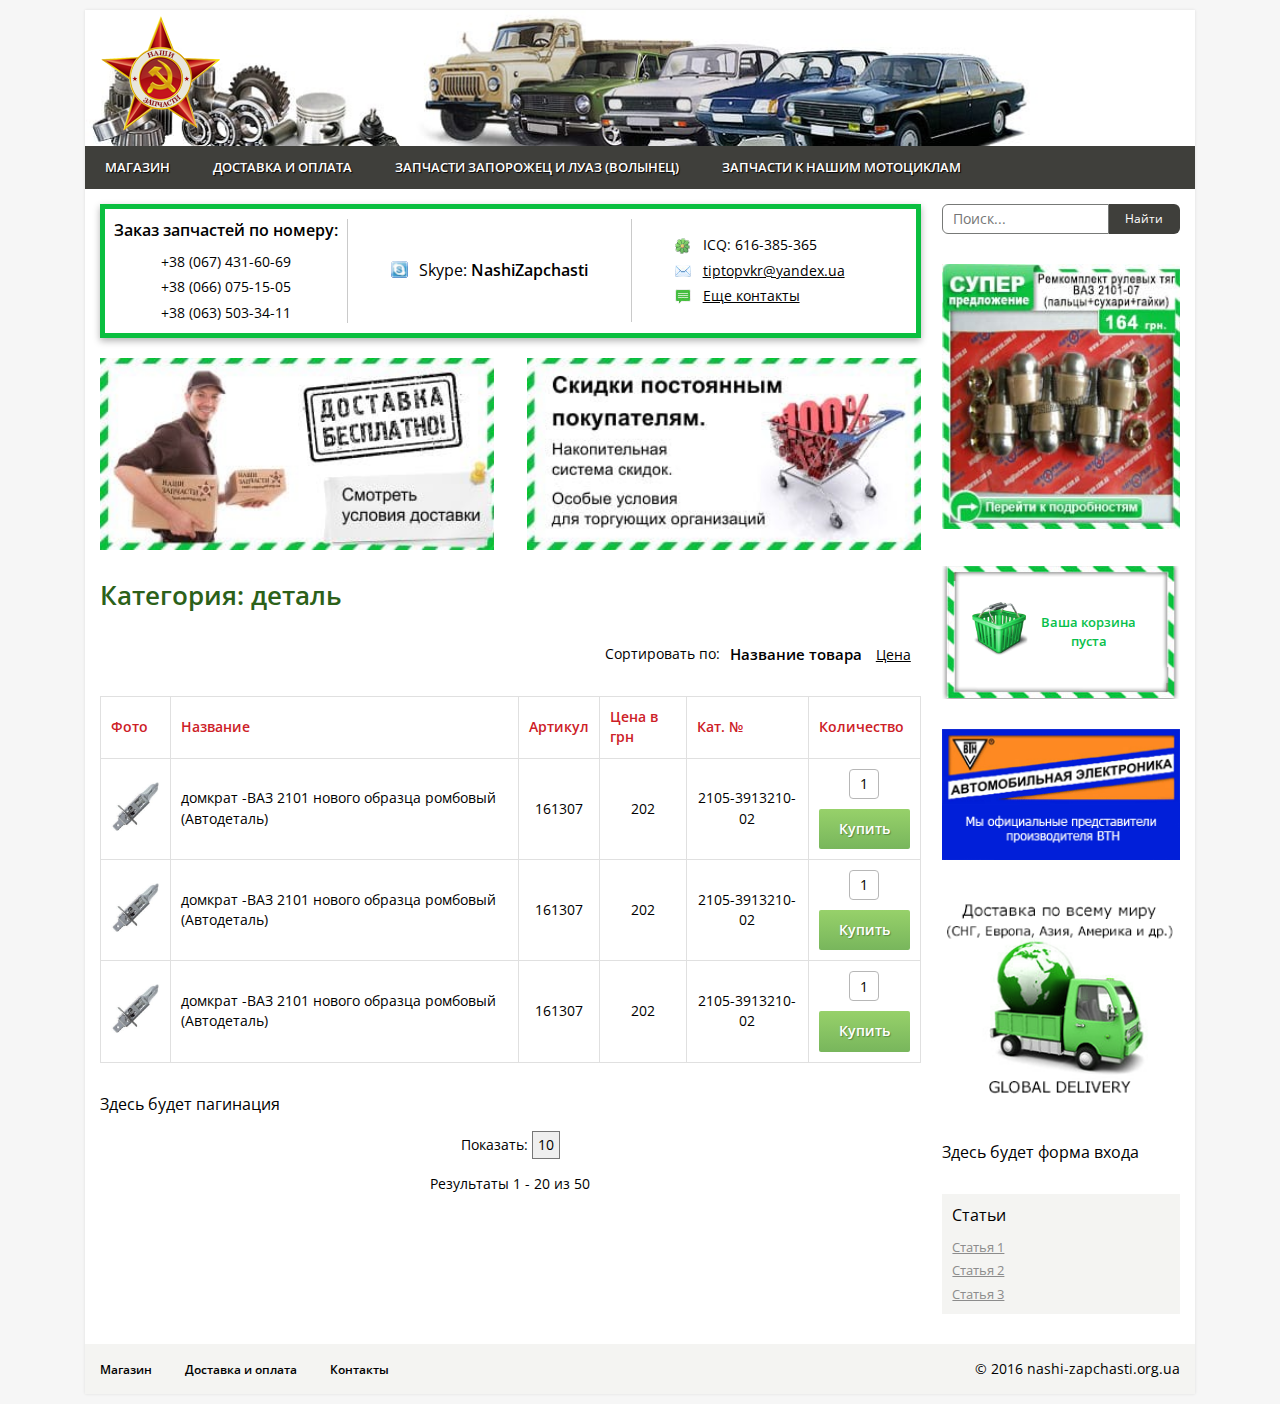
<file: category-single.html>
<!DOCTYPE html>
<html lang="ru">
<head>
  <meta charset="UTF-8">
  <meta content="width=device-width, initial-scale=1.0" name="viewport">

  <title>Страница категории</title>

  <link href="assets/css/style.css" rel="stylesheet">
  <link href="https://fonts.googleapis.com/css2?family=Open+Sans:wght@400;600&display=swap" rel="stylesheet">
</head>
<body>

<div class="wrapper">
  <div class="inner">
    <header class="main-header">
      <div class="top-section">
        <a href="#" class="logo"><img src="img/logo.png" alt="logo"></a>
      </div>
      <div class="bottom-section">
        <ul class="main-nav">
          <div class="adaptive-block">
            <span class="title">Меню</span>
            <div class="menu-icon">
              <span></span><span></span><span></span>
            </div>
          </div>

          <div class="links">
            <li><a href="#">Магазин</a></li>
            <li><a href="#">Доставка и оплата</a></li>
            <li><a href="#" target="_blank">Запчасти Запорожец и ЛуАЗ (Волынец)</a></li>
            <li><a href="#" target="_blank">Запчасти к нашим мотоциклам</a></li>
          </div>
        </ul>
      </div>
    </header>

    <main class="main-section">
      <div class="left-side">
        <div class="top-search">
          <form action="#" class="search">
            <input name="s" type="text" placeholder="Поиск...">
            <input type="submit" value="Найти">
          </form>
        </div>

        <div class="main-contacts">
          <div class="phone-numb">

            <span class="head">Заказ запчастей по номеру:</span>
            <a href="tel:380674316069">+38 (067) 431-60-69</a>
            <a href="tel:380660751505">+38 (066) 075-15-05</a>
            <a href="tel:380635033411">+38 (063) 503-34-11</a>
          </div>

          <div class="skype">
            <div>Skype: <span>NashiZapchasti</span></div>
          </div>

          <div class="other">
            <div class="icq">ICQ: <span>616-385-365</span></div>
            <div class="email"><a href="mail:tiptopvkr@yandex.ua">tiptopvkr@yandex.ua</a></div>
            <a href="#" class="more">Еще контакты</a>
          </div>
        </div>

        <div class="top-banners">
          <a href="#" target="_blank" class="banner1">
            <img src="img/delivery-free.jpg" alt="deliver free">
          </a>
          <a href="#" target="_blank" class="banner2">
            <img src="img/discount.jpg" alt="discount">
          </a>
        </div>

        <div class="category-page">
          <h1>Категория: <span>деталь</span></h1>

          <div class="product-sort">
            <div class="head">Сортировать по: </div>
            <div class="sort-methods">
              <span class="active">Название товара</span>
              <span>Цена</span>
            </div>
          </div>

          <div class="result-search-table-wrap">
            <table class="result-search-table">
              <thead>
              <tr>
                <td>Фото</td>
                <td>Название</td>
                <td>Артикул</td>
                <td>Цена в грн</td>
                <td>Кат. №</td>
                <td>Количество</td>
              </tr>
              </thead>
              <tr>
                <td class="prooduct-img"><img src="img/product-thumb.jpg" alt="product-img"></td>
                <td class="product-name">домкрат -ВАЗ 2101 нового образца ромбовый (Автодеталь)</td>
                <td class="product-sku">161307</td>
                <td class="product-price">202</td>
                <td class="product-cat-num">2105-3913210-02</td>
                <td class="product-quantity">
                  <input type="text" value="1">
                  <div class="button-style">Купить</div>
                </td>
              </tr>
              <tr>
                <td class="prooduct-img"><img src="img/product-thumb.jpg" alt="product-img"></td>
                <td class="product-name">домкрат -ВАЗ 2101 нового образца ромбовый (Автодеталь)</td>
                <td class="product-sku">161307</td>
                <td class="product-price">202</td>
                <td class="product-cat-num">2105-3913210-02</td>
                <td class="product-quantity">
                  <input type="text" value="1">
                  <div class="button-style">Купить</div>
                </td>
              </tr>
              <tr>
                <td class="prooduct-img"><img src="img/product-thumb.jpg" alt="product-img"></td>
                <td class="product-name">домкрат -ВАЗ 2101 нового образца ромбовый (Автодеталь)</td>
                <td class="product-sku">161307</td>
                <td class="product-price">202</td>
                <td class="product-cat-num">2105-3913210-02</td>
                <td class="product-quantity">
                  <input type="text" value="1">
                  <div class="button-style">Купить</div>
                </td>
              </tr>
            </table>
          </div>

          <div class="pagination">Здесь будет пагинация</div>

          <div class="product-count-to-show">
            <span>Показать: </span>
            <select size="1">
              <option value="5">5</option>
              <option selected value="10">10</option>
              <option value="20">20</option>
              <option value="30">30</option>
            </select>

            <div class="desc">
              <span>Результаты <span>1</span> - <span>20</span> из <span>50</span></span>
            </div>
          </div>
        </div>
      </div>

      <aside class="main-aside">
        <div class="widget search">
          <form action="#" class="search">
            <input name="s" type="text" placeholder="Поиск...">
            <input type="submit" value="Найти">
          </form>
        </div>

        <div class="widget offer">
          <a href="#" target="_blank" class="offer">
            <img src="img/offer.jpg" alt="offer">
          </a>
        </div>

        <div class="widget cart">
          <div class="aside-cart">
            <div class="cart-thumb">
              <img src="img/cart-empty.png" alt="cart">
            </div>
            <div class="text">Ваша корзина пуста</div>
          </div>
        </div>

        <div class="widget offer">
          <a href="#" target="_blank" class="offer">
            <img src="img/offer-2.gif" alt="offer">
          </a>
        </div>

        <div class="widget offer">
          <a href="#" target="_blank" class="offer">
            <img src="img/offer-3.png" alt="offer">
          </a>
        </div>

        <div class="widget auth-form">
          <span>Здесь будет форма входа</span>
        </div>

        <div class="widget grey">
          <div class="aside-recent-articles">
            <div class="head">Статьи</div>
            <a href="#">Статья 1</a>
            <a href="#">Статья 2</a>
            <a href="#">Статья 3</a>
          </div>
        </div>
      </aside>
    </main>

    <footer class="main-footer">
      <ul class="footer-nav">
        <li><a href="#">Магазин</a></li>
        <li><a href="#">Доставка и оплата</a></li>
        <li><a href="#">Контакты</a></li>
      </ul>
      <div class="copyright">© 2016 nashi-zapchasti.org.ua</div>
    </footer>
  </div>
</div>

<script src="https://ajax.googleapis.com/ajax/libs/jquery/3.4.1/jquery.min.js"></script>
<script src="assets/js/scripts.js"></script>

</body>
</html>
</file>
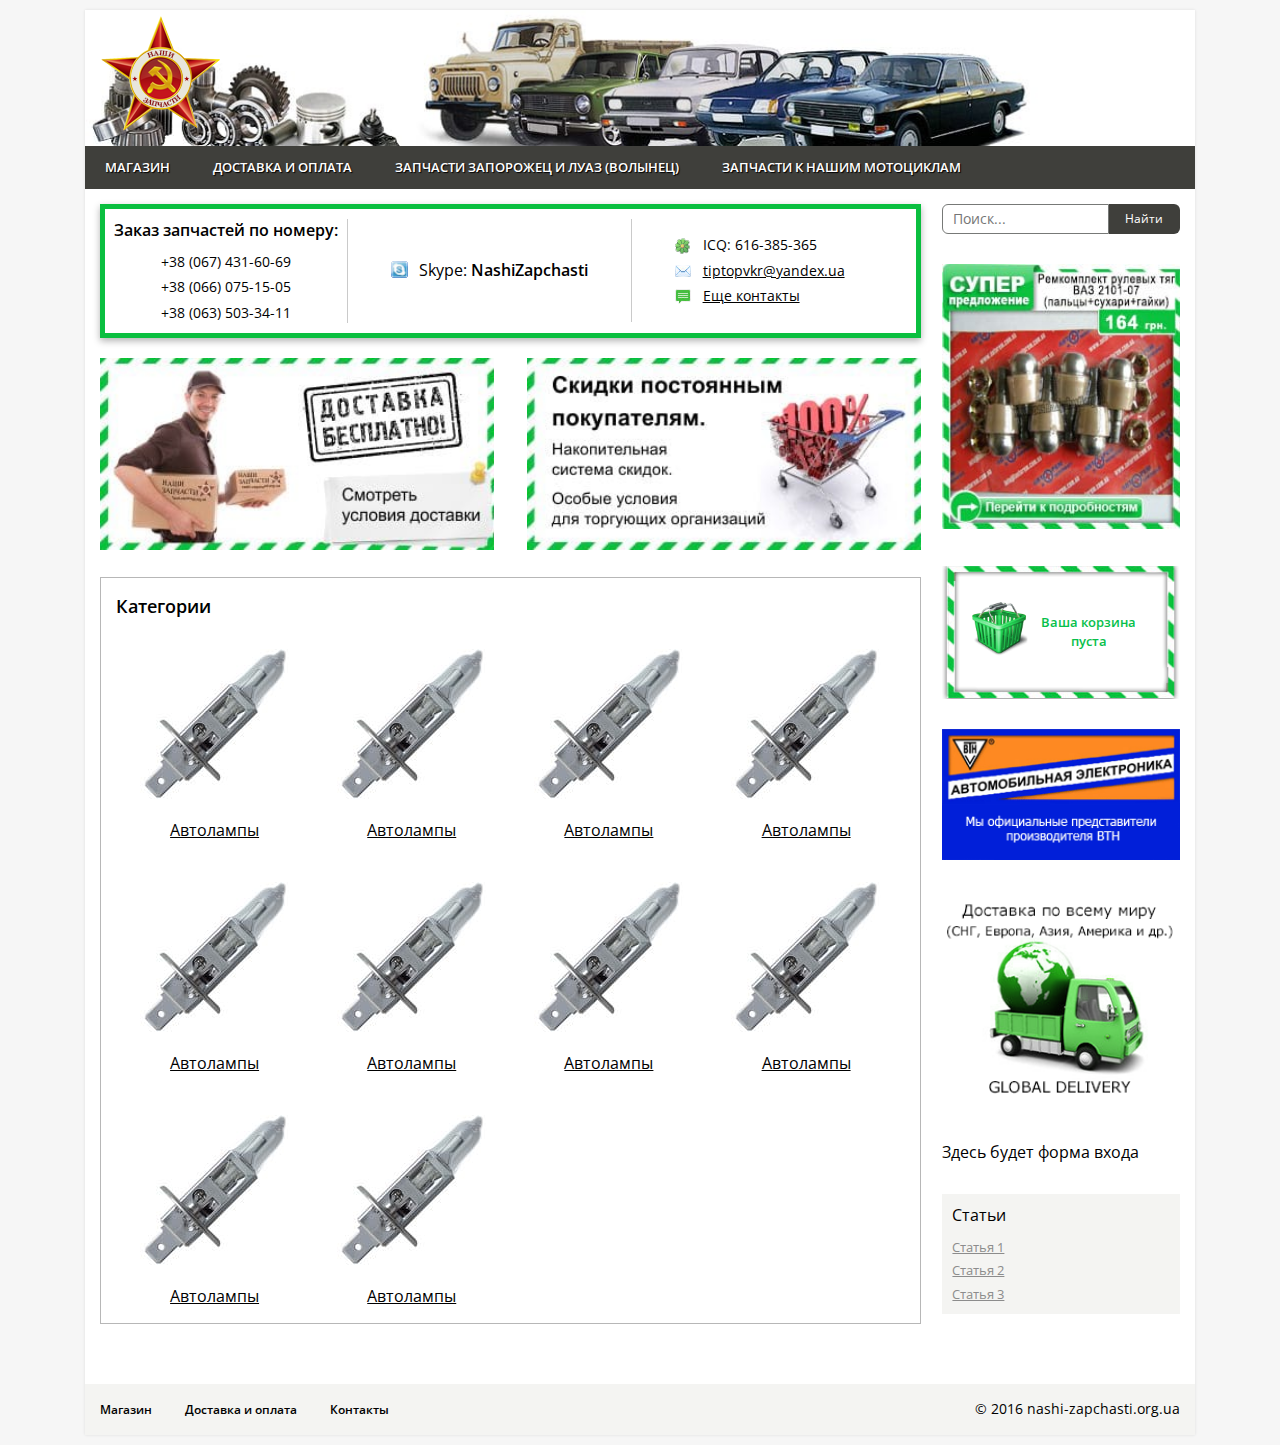
<file: category.html>
<!DOCTYPE html>
<html lang="ru">
<head>
  <meta charset="UTF-8">
  <meta content="width=device-width, initial-scale=1.0" name="viewport">

  <title>Все категории</title>

  <link href="assets/css/style.css" rel="stylesheet">
  <link href="https://fonts.googleapis.com/css2?family=Open+Sans:wght@400;600&display=swap" rel="stylesheet">
</head>
<body>

<div class="wrapper">
  <div class="inner">
    <header class="main-header">
      <div class="top-section">
        <a href="#" class="logo"><img src="img/logo.png" alt="logo"></a>
      </div>
      <div class="bottom-section">
        <ul class="main-nav">
          <div class="adaptive-block">
            <span class="title">Меню</span>
            <div class="menu-icon">
              <span></span><span></span><span></span>
            </div>
          </div>

          <div class="links">
            <li><a href="#">Магазин</a></li>
            <li><a href="#">Доставка и оплата</a></li>
            <li><a href="#" target="_blank">Запчасти Запорожец и ЛуАЗ (Волынец)</a></li>
            <li><a href="#" target="_blank">Запчасти к нашим мотоциклам</a></li>
          </div>
        </ul>
      </div>
    </header>

    <main class="main-section">
      <div class="left-side">
        <div class="main-contacts">
          <div class="phone-numb">

            <span class="head">Заказ запчастей по номеру:</span>
            <a href="tel:380674316069">+38 (067) 431-60-69</a>
            <a href="tel:380660751505">+38 (066) 075-15-05</a>
            <a href="tel:380635033411">+38 (063) 503-34-11</a>
          </div>

          <div class="skype">
            <div>Skype: <span>NashiZapchasti</span></div>
          </div>

          <div class="other">
            <div class="icq">ICQ: <span>616-385-365</span></div>
            <div class="email"><a href="mail:tiptopvkr@yandex.ua">tiptopvkr@yandex.ua</a></div>
            <a href="#" class="more">Еще контакты</a>
          </div>
        </div>

        <div class="top-banners">
          <a href="#" target="_blank" class="banner1">
            <img src="img/delivery-free.jpg" alt="deliver free">
          </a>
          <a href="#" target="_blank" class="banner2">
            <img src="img/discount.jpg" alt="discount">
          </a>
        </div>

        <div class="products-category-list-wrap">
          <div class="head">Категории</div>

          <div class="list">
            <a href="#" class="product">
              <img src="img/product-thumb.jpg" alt="product" class="thumb">
              <span class="name">Автолампы</span>
            </a>

            <a href="#" class="product">
              <img src="img/product-thumb.jpg" alt="product" class="thumb">
              <span class="name">Автолампы</span>
            </a>

            <a href="#" class="product">
              <img src="img/product-thumb.jpg" alt="product" class="thumb">
              <span class="name">Автолампы</span>
            </a>

            <a href="#" class="product">
              <img src="img/product-thumb.jpg" alt="product" class="thumb">
              <span class="name">Автолампы</span>
            </a>

            <a href="#" class="product">
              <img src="img/product-thumb.jpg" alt="product" class="thumb">
              <span class="name">Автолампы</span>
            </a>

            <a href="#" class="product">
              <img src="img/product-thumb.jpg" alt="product" class="thumb">
              <span class="name">Автолампы</span>
            </a>

            <a href="#" class="product">
              <img src="img/product-thumb.jpg" alt="product" class="thumb">
              <span class="name">Автолампы</span>
            </a>

            <a href="#" class="product">
              <img src="img/product-thumb.jpg" alt="product" class="thumb">
              <span class="name">Автолампы</span>
            </a>

            <a href="#" class="product">
              <img src="img/product-thumb.jpg" alt="product" class="thumb">
              <span class="name">Автолампы</span>
            </a>

            <a href="#" class="product">
              <img src="img/product-thumb.jpg" alt="product" class="thumb">
              <span class="name">Автолампы</span>
            </a>
          </div>
        </div>
      </div>

      <aside class="main-aside">
        <div class="widget search">
          <form action="#" class="search">
            <input name="s" type="text" placeholder="Поиск...">
            <input type="submit" value="Найти">
          </form>
        </div>

        <div class="widget offer">
          <a href="#" target="_blank" class="offer">
            <img src="img/offer.jpg" alt="offer">
          </a>
        </div>

        <div class="widget cart">
          <div class="aside-cart">
            <div class="cart-thumb">
              <img src="img/cart-empty.png" alt="cart">
            </div>
            <div class="text">Ваша корзина пуста</div>
          </div>
        </div>

        <div class="widget offer">
          <a href="#" target="_blank" class="offer">
            <img src="img/offer-2.gif" alt="offer">
          </a>
        </div>

        <div class="widget offer">
          <a href="#" target="_blank" class="offer">
            <img src="img/offer-3.png" alt="offer">
          </a>
        </div>

        <div class="widget auth-form">
          <span>Здесь будет форма входа</span>
        </div>

        <div class="widget grey">
          <div class="aside-recent-articles">
            <div class="head">Статьи</div>
            <a href="#">Статья 1</a>
            <a href="#">Статья 2</a>
            <a href="#">Статья 3</a>
          </div>
        </div>
      </aside>
    </main>

    <footer class="main-footer">
      <ul class="footer-nav">
        <li><a href="#">Магазин</a></li>
        <li><a href="#">Доставка и оплата</a></li>
        <li><a href="#">Контакты</a></li>
      </ul>
      <div class="copyright">© 2016 nashi-zapchasti.org.ua</div>
    </footer>
  </div>
</div>

<script src="https://ajax.googleapis.com/ajax/libs/jquery/3.4.1/jquery.min.js"></script>
<script src="assets/js/scripts.js"></script>

</body>
</html>
</file>
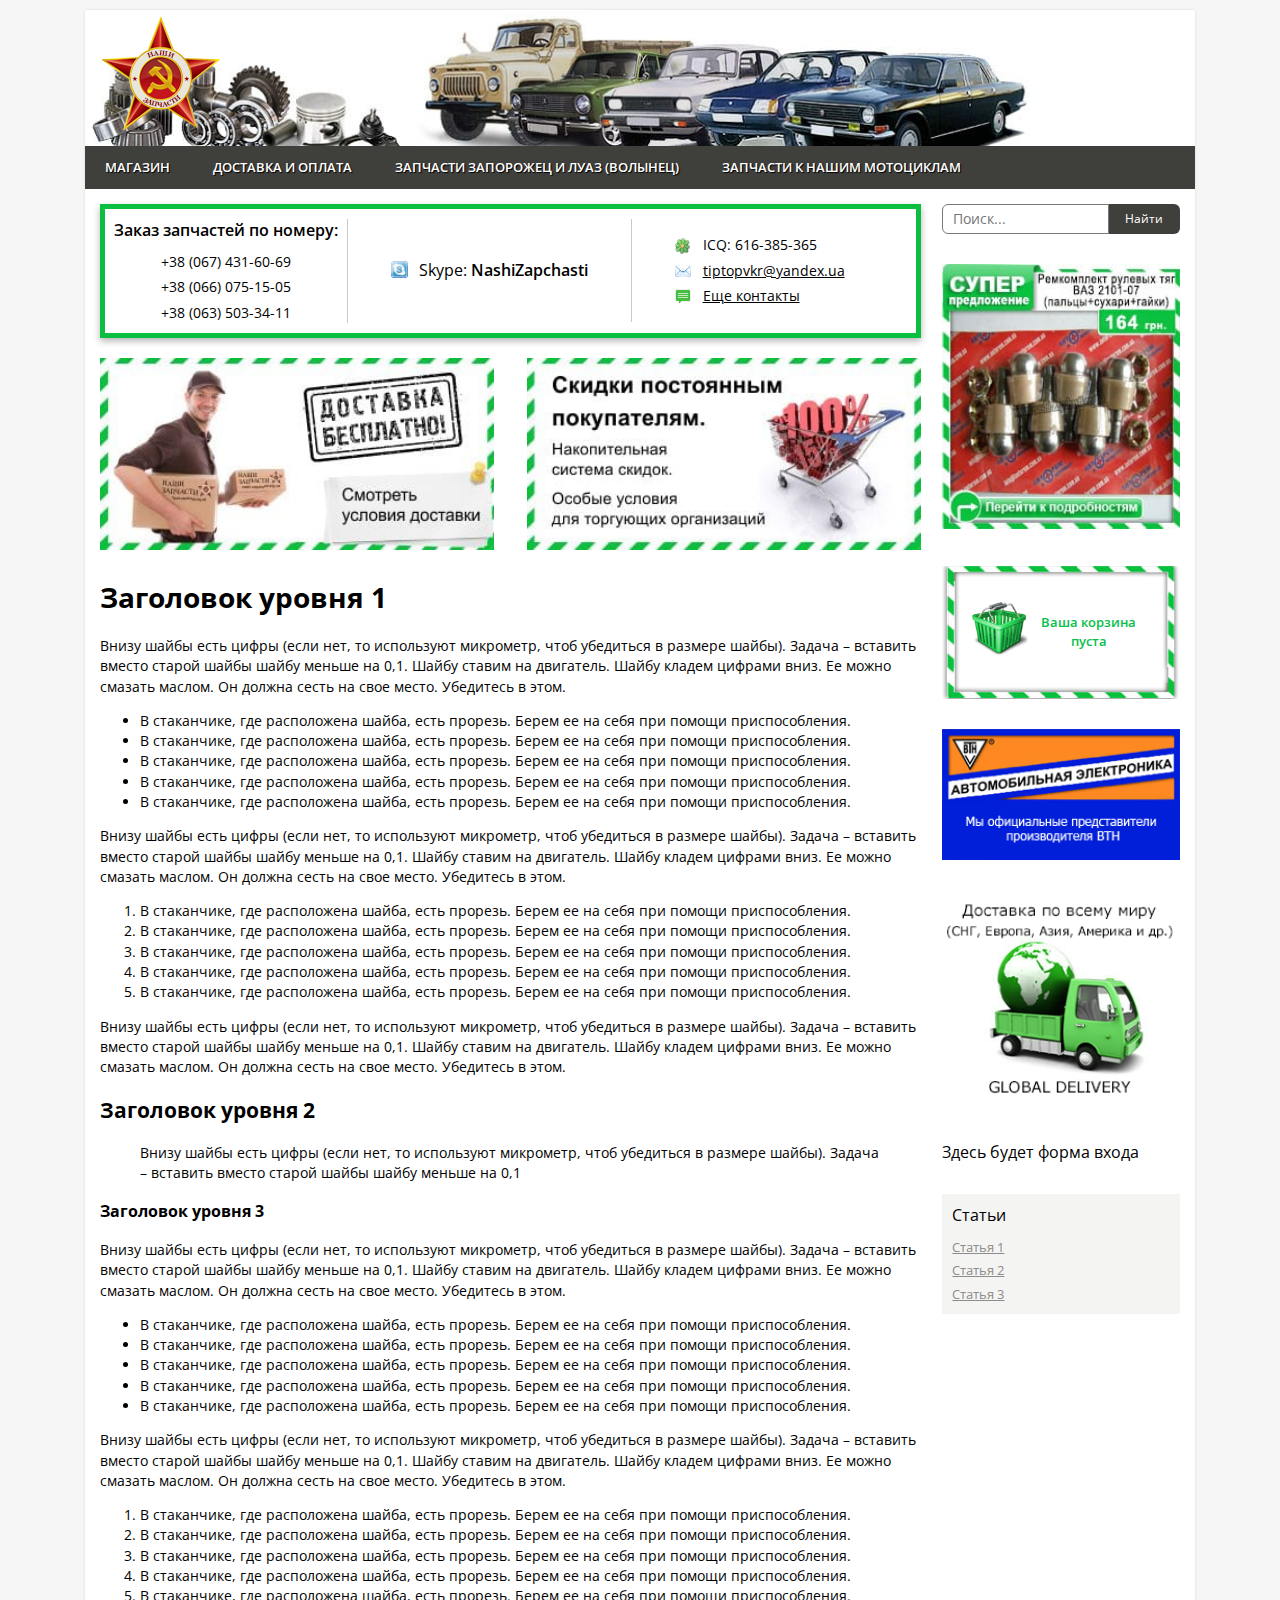
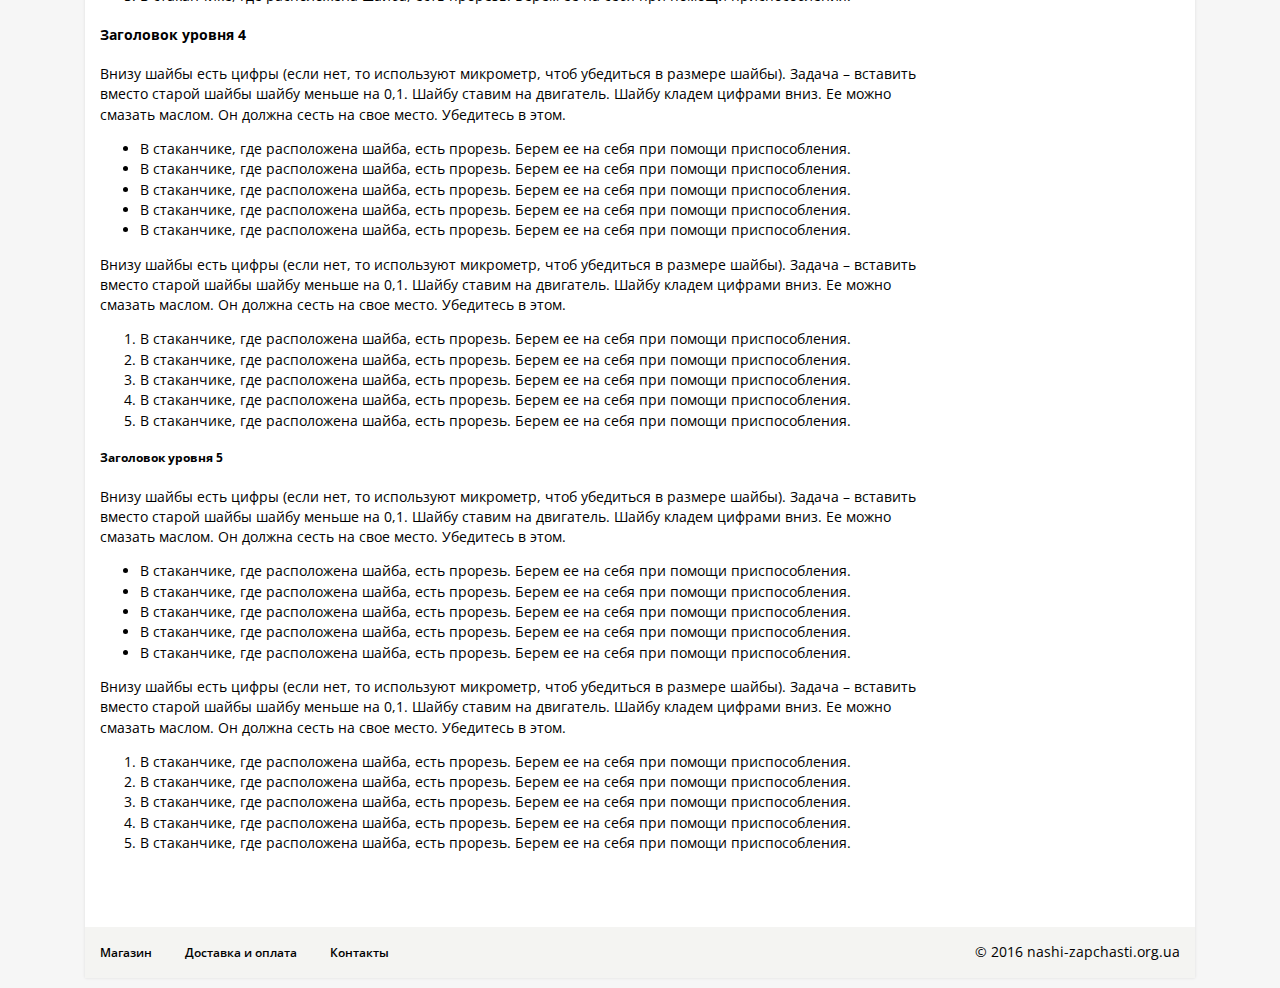
<file: page.html>
<!DOCTYPE html>
<html lang="ru">
<head>
  <meta charset="UTF-8">
  <meta content="width=device-width, initial-scale=1.0" name="viewport">

  <title>Страница</title>

  <link href="assets/css/style.css" rel="stylesheet">
  <link href="https://fonts.googleapis.com/css2?family=Open+Sans:wght@400;600&display=swap" rel="stylesheet">
</head>
<body>

<div class="wrapper">
  <div class="inner">
    <header class="main-header">
      <div class="top-section">
        <a href="#" class="logo"><img src="img/logo.png" alt="logo"></a>
      </div>
      <div class="bottom-section">
        <ul class="main-nav">
          <div class="adaptive-block">
            <span class="title">Меню</span>
            <div class="menu-icon">
              <span></span><span></span><span></span>
            </div>
          </div>

          <div class="links">
            <li><a href="#">Магазин</a></li>
            <li><a href="#">Доставка и оплата</a></li>
            <li><a href="#" target="_blank">Запчасти Запорожец и ЛуАЗ (Волынец)</a></li>
            <li><a href="#" target="_blank">Запчасти к нашим мотоциклам</a></li>
          </div>
        </ul>
      </div>
    </header>

    <main class="main-section">
      <div class="left-side">
        <div class="top-search">
          <form action="#" class="search">
            <input name="s" type="text" placeholder="Поиск...">
            <input type="submit" value="Найти">
          </form>
        </div>

        <div class="main-contacts">
          <div class="phone-numb">

            <span class="head">Заказ запчастей по номеру:</span>
            <a href="tel:380674316069">+38 (067) 431-60-69</a>
            <a href="tel:380660751505">+38 (066) 075-15-05</a>
            <a href="tel:380635033411">+38 (063) 503-34-11</a>
          </div>

          <div class="skype">
            <div>Skype: <span>NashiZapchasti</span></div>
          </div>

          <div class="other">
            <div class="icq">ICQ: <span>616-385-365</span></div>
            <div class="email"><a href="mail:tiptopvkr@yandex.ua">tiptopvkr@yandex.ua</a></div>
            <a href="#" class="more">Еще контакты</a>
          </div>
        </div>

        <div class="top-banners">
          <a href="#" target="_blank" class="banner1">
            <img src="img/delivery-free.jpg" alt="deliver free">
          </a>
          <a href="#" target="_blank" class="banner2">
            <img src="img/discount.jpg" alt="discount">
          </a>
        </div>

        <div class="fullentry">
          <h1>Заголовок уровня 1</h1>
          <p>Внизу шайбы есть цифры (если нет, то используют микрометр, чтоб убедиться в размере шайбы). Задача –
            вставить вместо старой шайбы шайбу меньше на 0,1. Шайбу ставим на двигатель. Шайбу кладем цифрами вниз. Ее
            можно смазать маслом. Он должна сесть на свое место. Убедитесь в этом.</p>
          <ul>
            <li>В стаканчике, где расположена шайба, есть прорезь. Берем ее на себя при помощи приспособления.</li>
            <li>В стаканчике, где расположена шайба, есть прорезь. Берем ее на себя при помощи приспособления.</li>
            <li>В стаканчике, где расположена шайба, есть прорезь. Берем ее на себя при помощи приспособления.</li>
            <li>В стаканчике, где расположена шайба, есть прорезь. Берем ее на себя при помощи приспособления.</li>
            <li>В стаканчике, где расположена шайба, есть прорезь. Берем ее на себя при помощи приспособления.</li>
          </ul>
          <p>Внизу шайбы есть цифры (если нет, то используют микрометр, чтоб убедиться в размере шайбы). Задача –
            вставить вместо старой шайбы шайбу меньше на 0,1. Шайбу ставим на двигатель. Шайбу кладем цифрами вниз. Ее
            можно смазать маслом. Он должна сесть на свое место. Убедитесь в этом.</p>
          <ol>
            <li>В стаканчике, где расположена шайба, есть прорезь. Берем ее на себя при помощи приспособления.</li>
            <li>В стаканчике, где расположена шайба, есть прорезь. Берем ее на себя при помощи приспособления.</li>
            <li>В стаканчике, где расположена шайба, есть прорезь. Берем ее на себя при помощи приспособления.</li>
            <li>В стаканчике, где расположена шайба, есть прорезь. Берем ее на себя при помощи приспособления.</li>
            <li>В стаканчике, где расположена шайба, есть прорезь. Берем ее на себя при помощи приспособления.</li>
          </ol>
          <p>Внизу шайбы есть цифры (если нет, то используют микрометр, чтоб убедиться в размере шайбы). Задача –
            вставить вместо старой шайбы шайбу меньше на 0,1. Шайбу ставим на двигатель. Шайбу кладем цифрами вниз. Ее
            можно смазать маслом. Он должна сесть на свое место. Убедитесь в этом.</p>
          <h2>Заголовок уровня 2</h2>
          <blockquote>Внизу шайбы есть цифры (если нет, то используют микрометр, чтоб убедиться в размере шайбы). Задача –
            вставить вместо старой шайбы шайбу меньше на 0,1</blockquote>
          <h3>Заголовок уровня 3</h3>
           <p>Внизу шайбы есть цифры (если нет, то используют микрометр, чтоб убедиться в размере шайбы). Задача –
            вставить вместо старой шайбы шайбу меньше на 0,1. Шайбу ставим на двигатель. Шайбу кладем цифрами вниз. Ее
            можно смазать маслом. Он должна сесть на свое место. Убедитесь в этом.</p>
          <ul>
            <li>В стаканчике, где расположена шайба, есть прорезь. Берем ее на себя при помощи приспособления.</li>
            <li>В стаканчике, где расположена шайба, есть прорезь. Берем ее на себя при помощи приспособления.</li>
            <li>В стаканчике, где расположена шайба, есть прорезь. Берем ее на себя при помощи приспособления.</li>
            <li>В стаканчике, где расположена шайба, есть прорезь. Берем ее на себя при помощи приспособления.</li>
            <li>В стаканчике, где расположена шайба, есть прорезь. Берем ее на себя при помощи приспособления.</li>
          </ul>
          <p>Внизу шайбы есть цифры (если нет, то используют микрометр, чтоб убедиться в размере шайбы). Задача –
            вставить вместо старой шайбы шайбу меньше на 0,1. Шайбу ставим на двигатель. Шайбу кладем цифрами вниз. Ее
            можно смазать маслом. Он должна сесть на свое место. Убедитесь в этом.</p>
          <ol>
            <li>В стаканчике, где расположена шайба, есть прорезь. Берем ее на себя при помощи приспособления.</li>
            <li>В стаканчике, где расположена шайба, есть прорезь. Берем ее на себя при помощи приспособления.</li>
            <li>В стаканчике, где расположена шайба, есть прорезь. Берем ее на себя при помощи приспособления.</li>
            <li>В стаканчике, где расположена шайба, есть прорезь. Берем ее на себя при помощи приспособления.</li>
            <li>В стаканчике, где расположена шайба, есть прорезь. Берем ее на себя при помощи приспособления.</li>
          </ol>
          <h4>Заголовок уровня 4</h4>
           <p>Внизу шайбы есть цифры (если нет, то используют микрометр, чтоб убедиться в размере шайбы). Задача –
            вставить вместо старой шайбы шайбу меньше на 0,1. Шайбу ставим на двигатель. Шайбу кладем цифрами вниз. Ее
            можно смазать маслом. Он должна сесть на свое место. Убедитесь в этом.</p>
          <ul>
            <li>В стаканчике, где расположена шайба, есть прорезь. Берем ее на себя при помощи приспособления.</li>
            <li>В стаканчике, где расположена шайба, есть прорезь. Берем ее на себя при помощи приспособления.</li>
            <li>В стаканчике, где расположена шайба, есть прорезь. Берем ее на себя при помощи приспособления.</li>
            <li>В стаканчике, где расположена шайба, есть прорезь. Берем ее на себя при помощи приспособления.</li>
            <li>В стаканчике, где расположена шайба, есть прорезь. Берем ее на себя при помощи приспособления.</li>
          </ul>
          <p>Внизу шайбы есть цифры (если нет, то используют микрометр, чтоб убедиться в размере шайбы). Задача –
            вставить вместо старой шайбы шайбу меньше на 0,1. Шайбу ставим на двигатель. Шайбу кладем цифрами вниз. Ее
            можно смазать маслом. Он должна сесть на свое место. Убедитесь в этом.</p>
          <ol>
            <li>В стаканчике, где расположена шайба, есть прорезь. Берем ее на себя при помощи приспособления.</li>
            <li>В стаканчике, где расположена шайба, есть прорезь. Берем ее на себя при помощи приспособления.</li>
            <li>В стаканчике, где расположена шайба, есть прорезь. Берем ее на себя при помощи приспособления.</li>
            <li>В стаканчике, где расположена шайба, есть прорезь. Берем ее на себя при помощи приспособления.</li>
            <li>В стаканчике, где расположена шайба, есть прорезь. Берем ее на себя при помощи приспособления.</li>
          </ol>
          <h5>Заголовок уровня 5</h5>
           <p>Внизу шайбы есть цифры (если нет, то используют микрометр, чтоб убедиться в размере шайбы). Задача –
            вставить вместо старой шайбы шайбу меньше на 0,1. Шайбу ставим на двигатель. Шайбу кладем цифрами вниз. Ее
            можно смазать маслом. Он должна сесть на свое место. Убедитесь в этом.</p>
          <ul>
            <li>В стаканчике, где расположена шайба, есть прорезь. Берем ее на себя при помощи приспособления.</li>
            <li>В стаканчике, где расположена шайба, есть прорезь. Берем ее на себя при помощи приспособления.</li>
            <li>В стаканчике, где расположена шайба, есть прорезь. Берем ее на себя при помощи приспособления.</li>
            <li>В стаканчике, где расположена шайба, есть прорезь. Берем ее на себя при помощи приспособления.</li>
            <li>В стаканчике, где расположена шайба, есть прорезь. Берем ее на себя при помощи приспособления.</li>
          </ul>
          <p>Внизу шайбы есть цифры (если нет, то используют микрометр, чтоб убедиться в размере шайбы). Задача –
            вставить вместо старой шайбы шайбу меньше на 0,1. Шайбу ставим на двигатель. Шайбу кладем цифрами вниз. Ее
            можно смазать маслом. Он должна сесть на свое место. Убедитесь в этом.</p>
          <ol>
            <li>В стаканчике, где расположена шайба, есть прорезь. Берем ее на себя при помощи приспособления.</li>
            <li>В стаканчике, где расположена шайба, есть прорезь. Берем ее на себя при помощи приспособления.</li>
            <li>В стаканчике, где расположена шайба, есть прорезь. Берем ее на себя при помощи приспособления.</li>
            <li>В стаканчике, где расположена шайба, есть прорезь. Берем ее на себя при помощи приспособления.</li>
            <li>В стаканчике, где расположена шайба, есть прорезь. Берем ее на себя при помощи приспособления.</li>
          </ol>
        </div>
      </div>

      <aside class="main-aside">
        <div class="widget search">
          <form action="#" class="search">
            <input name="s" type="text" placeholder="Поиск...">
            <input type="submit" value="Найти">
          </form>
        </div>

        <div class="widget offer">
          <a href="#" target="_blank" class="offer">
            <img src="img/offer.jpg" alt="offer">
          </a>
        </div>

        <div class="widget cart">
          <div class="aside-cart">
            <div class="cart-thumb">
              <img src="img/cart-empty.png" alt="cart">
            </div>
            <div class="text">Ваша корзина пуста</div>
          </div>
        </div>

        <div class="widget offer">
          <a href="#" target="_blank" class="offer">
            <img src="img/offer-2.gif" alt="offer">
          </a>
        </div>

        <div class="widget offer">
          <a href="#" target="_blank" class="offer">
            <img src="img/offer-3.png" alt="offer">
          </a>
        </div>

        <div class="widget auth-form">
          <span>Здесь будет форма входа</span>
        </div>

        <div class="widget grey">
          <div class="aside-recent-articles">
            <div class="head">Статьи</div>
            <a href="#">Статья 1</a>
            <a href="#">Статья 2</a>
            <a href="#">Статья 3</a>
          </div>
        </div>
      </aside>
    </main>

    <footer class="main-footer">
      <ul class="footer-nav">
        <li><a href="#">Магазин</a></li>
        <li><a href="#">Доставка и оплата</a></li>
        <li><a href="#">Контакты</a></li>
      </ul>
      <div class="copyright">© 2016 nashi-zapchasti.org.ua</div>
    </footer>
  </div>
</div>

<script src="https://ajax.googleapis.com/ajax/libs/jquery/3.4.1/jquery.min.js"></script>
<script src="assets/js/scripts.js"></script>

</body>
</html>
</file>
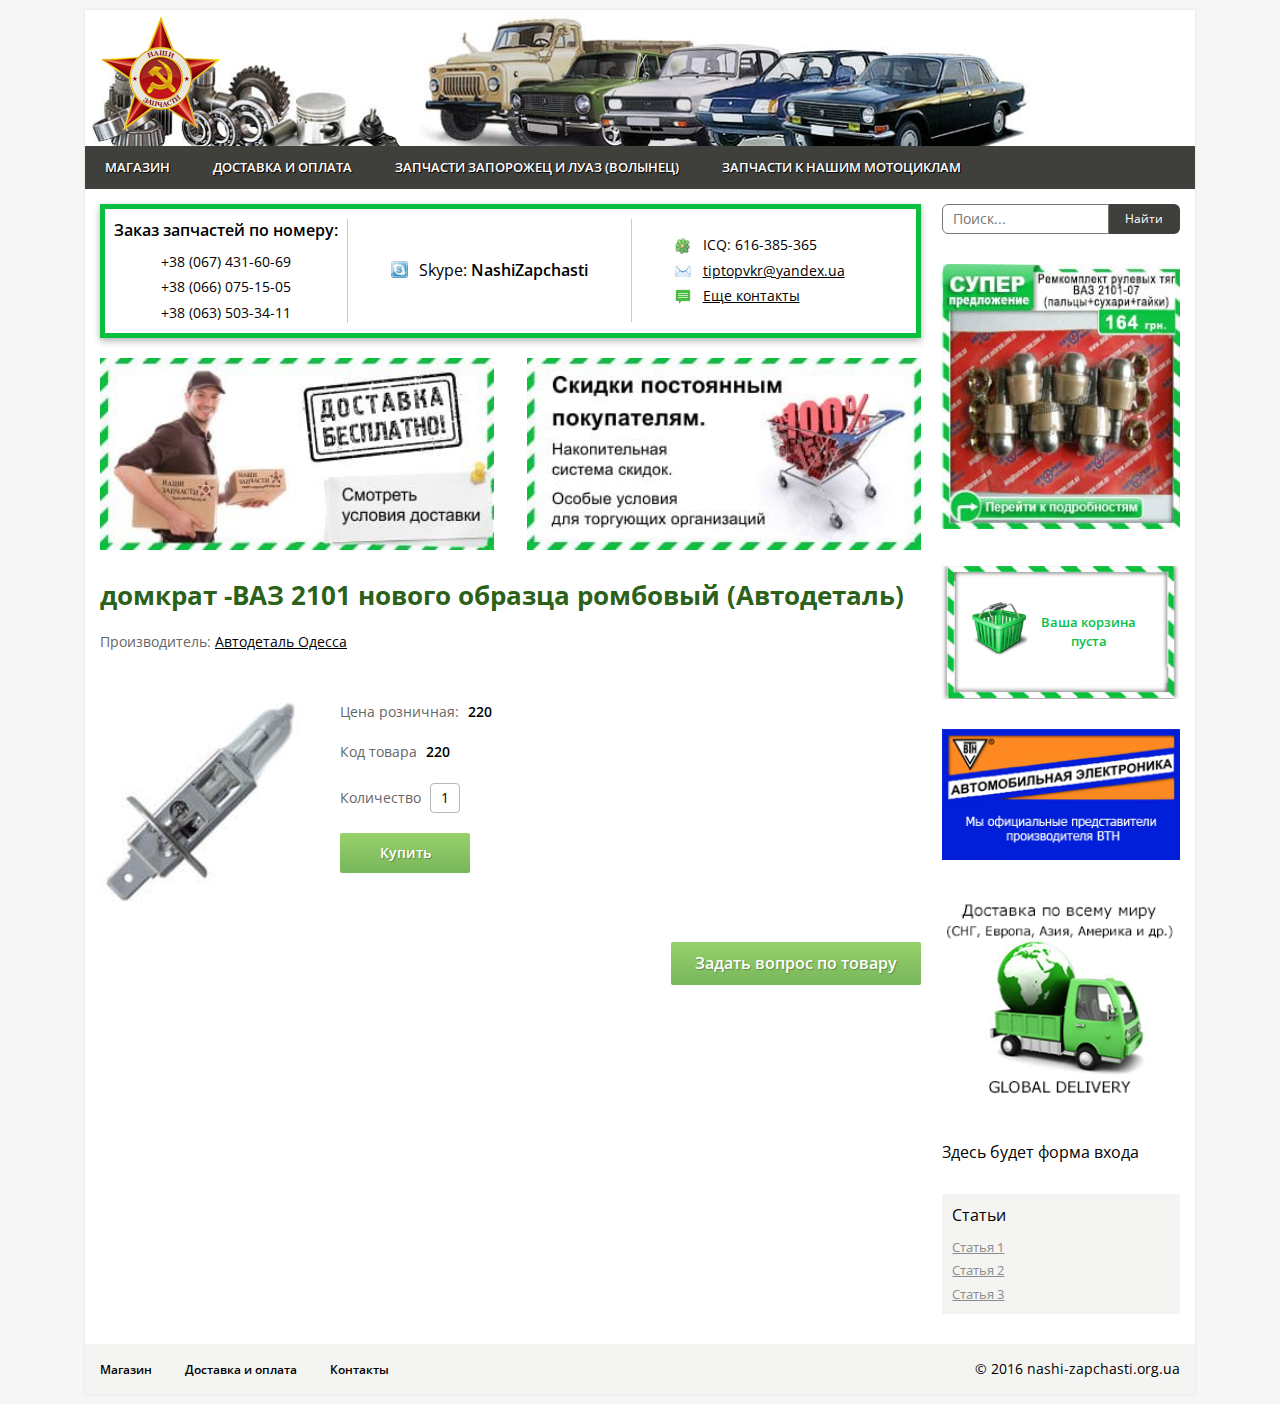
<file: product.html>
<!DOCTYPE html>
<html lang="ru">
<head>
  <meta charset="UTF-8">
  <meta content="width=device-width, initial-scale=1.0" name="viewport">

  <title>Главная страница</title>

  <link href="assets/css/style.css" rel="stylesheet">
  <link href="https://fonts.googleapis.com/css2?family=Open+Sans:wght@400;600&display=swap" rel="stylesheet">
</head>
<body>

<div class="wrapper">
  <div class="inner">
    <header class="main-header">
      <div class="top-section">
        <a href="#" class="logo"><img src="img/logo.png" alt="logo"></a>
      </div>
      <div class="bottom-section">
        <ul class="main-nav">
          <div class="adaptive-block">
            <span class="title">Меню</span>
            <div class="menu-icon">
              <span></span><span></span><span></span>
            </div>
          </div>

          <div class="links">
            <li><a href="#">Магазин</a></li>
            <li><a href="#">Доставка и оплата</a></li>
            <li><a href="#" target="_blank">Запчасти Запорожец и ЛуАЗ (Волынец)</a></li>
            <li><a href="#" target="_blank">Запчасти к нашим мотоциклам</a></li>
          </div>
        </ul>
      </div>
    </header>

    <main class="main-section">
      <div class="left-side">
        <div class="top-search">
          <form action="#" class="search">
            <input name="s" type="text" placeholder="Поиск...">
            <input type="submit" value="Найти">
          </form>
        </div>

        <div class="main-contacts">
          <div class="phone-numb">

            <span class="head">Заказ запчастей по номеру:</span>
            <a href="tel:380674316069">+38 (067) 431-60-69</a>
            <a href="tel:380660751505">+38 (066) 075-15-05</a>
            <a href="tel:380635033411">+38 (063) 503-34-11</a>
          </div>

          <div class="skype">
            <div>Skype: <span>NashiZapchasti</span></div>
          </div>

          <div class="other">
            <div class="icq">ICQ: <span>616-385-365</span></div>
            <div class="email"><a href="mail:tiptopvkr@yandex.ua">tiptopvkr@yandex.ua</a></div>
            <a href="#" class="more">Еще контакты</a>
          </div>
        </div>

        <div class="top-banners">
          <a href="#" target="_blank" class="banner1">
            <img src="img/delivery-free.jpg" alt="deliver free">
          </a>
          <a href="#" target="_blank" class="banner2">
            <img src="img/discount.jpg" alt="discount">
          </a>
        </div>

        <div class="product-page">
          <h1>домкрат -ВАЗ 2101 нового образца ромбовый (Автодеталь)</h1>

          <div class="factory-info">
            <span class="factory-name">Производитель: </span>
            <a href="#" class="factory-name-link">Автодеталь Одесса</a>
          </div>

          <div class="product-main">
            <img src="img/product-thumb.jpg" alt="prod" class="product-thumb">

            <div class="product-features">
              <div class="product-features-single">
                <span class="name">Цена розничная:</span>
                <span class="value">220</span>
              </div>

              <div class="product-features-single">
                <span class="name">Код товара</span>
                <span class="value">220</span>
              </div>

              <div class="product-features-single">
                <span class="name">Количество</span>
                <span class="value">
                  <input type="text" value="1" class="quantity-input">
                </span>
              </div>

              <div class="product-features-single">
                <div class="button-style">Купить</div>
              </div>
            </div>
          </div>
        </div>

        <div class="ask-button-product button-style">Задать вопрос по товару</div>
      </div>

      <aside class="main-aside">
        <div class="widget search">
          <form action="#" class="search">
            <input name="s" type="text" placeholder="Поиск...">
            <input type="submit" value="Найти">
          </form>
        </div>

        <div class="widget offer">
          <a href="#" target="_blank" class="offer">
            <img src="img/offer.jpg" alt="offer">
          </a>
        </div>

        <div class="widget cart">
          <div class="aside-cart">
            <div class="cart-thumb">
              <img src="img/cart-empty.png" alt="cart">
            </div>
            <div class="text">Ваша корзина пуста</div>
          </div>
        </div>

        <div class="widget offer">
          <a href="#" target="_blank" class="offer">
            <img src="img/offer-2.gif" alt="offer">
          </a>
        </div>

        <div class="widget offer">
          <a href="#" target="_blank" class="offer">
            <img src="img/offer-3.png" alt="offer">
          </a>
        </div>

        <div class="widget auth-form">
          <span>Здесь будет форма входа</span>
        </div>

        <div class="widget grey">
          <div class="aside-recent-articles">
            <div class="head">Статьи</div>
            <a href="#">Статья 1</a>
            <a href="#">Статья 2</a>
            <a href="#">Статья 3</a>
          </div>
        </div>
      </aside>
    </main>

    <footer class="main-footer">
      <ul class="footer-nav">
        <li><a href="#">Магазин</a></li>
        <li><a href="#">Доставка и оплата</a></li>
        <li><a href="#">Контакты</a></li>
      </ul>
      <div class="copyright">© 2016 nashi-zapchasti.org.ua</div>
    </footer>
  </div>
</div>

<script src="https://ajax.googleapis.com/ajax/libs/jquery/3.4.1/jquery.min.js"></script>
<script src="assets/js/scripts.js"></script>

</body>
</html>
</file>
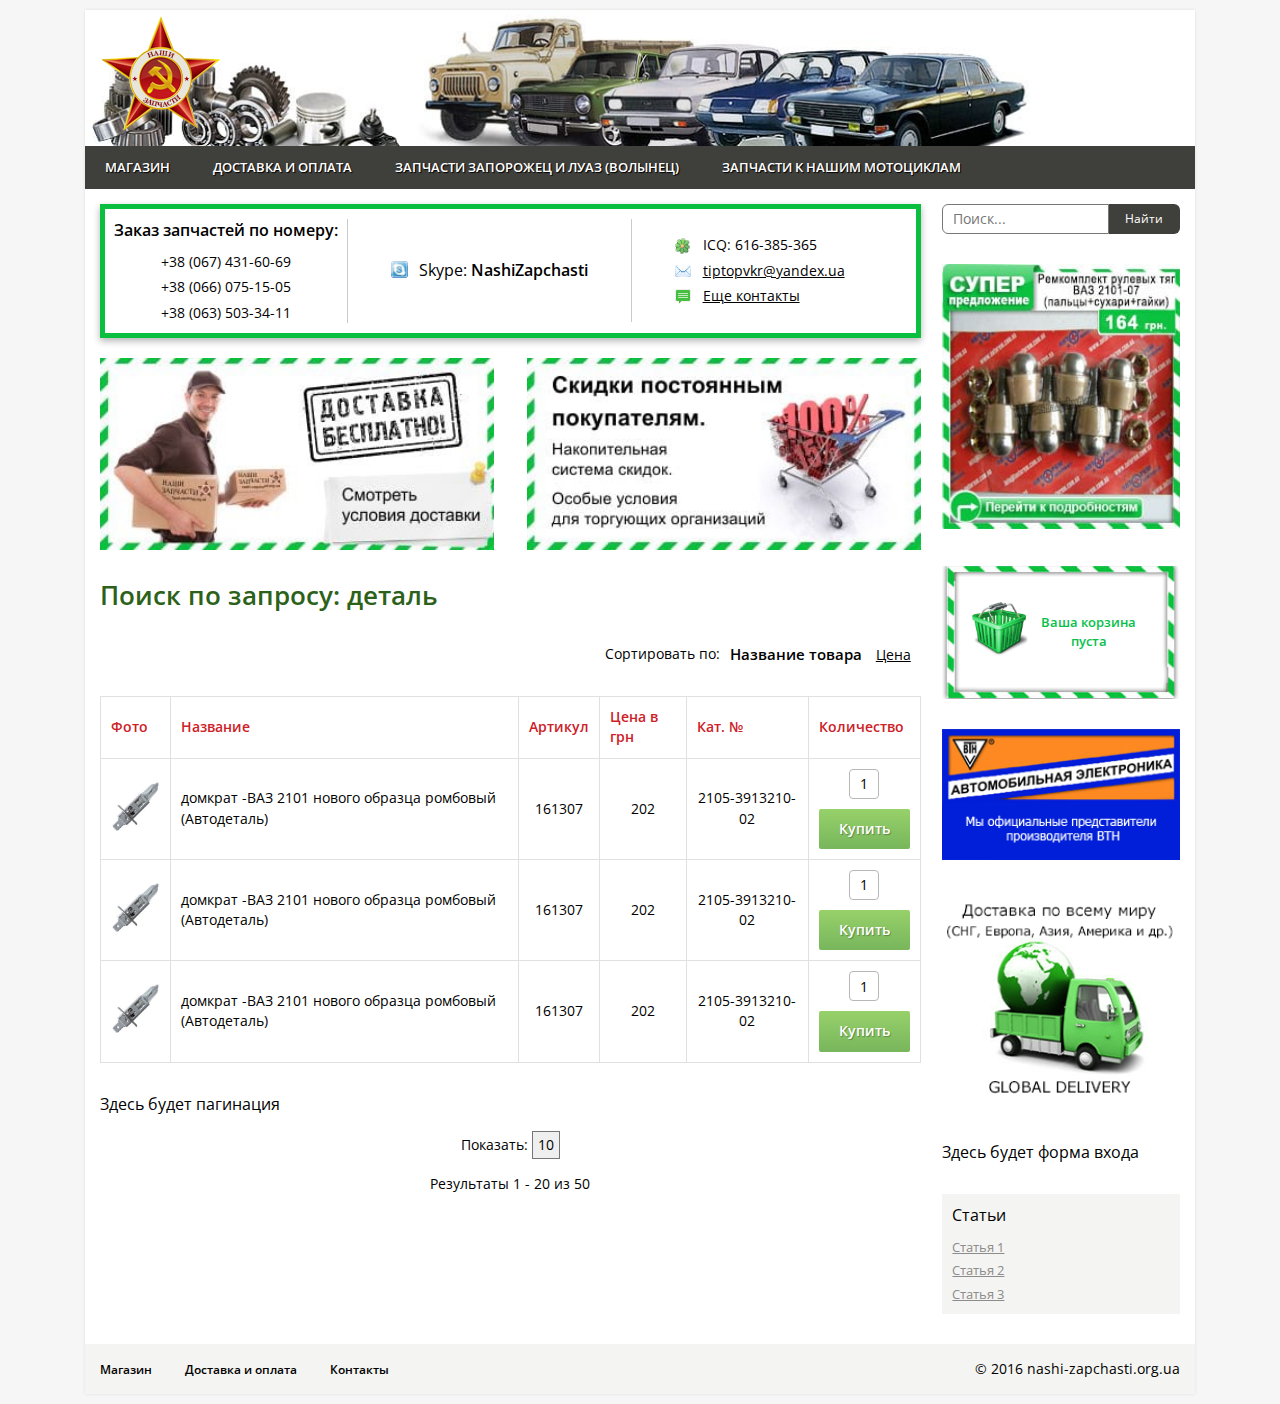
<file: search.html>
<!DOCTYPE html>
<html lang="ru">
<head>
  <meta charset="UTF-8">
  <meta content="width=device-width, initial-scale=1.0" name="viewport">

  <title>Страница поиска</title>

  <link href="assets/css/style.css" rel="stylesheet">
  <link href="https://fonts.googleapis.com/css2?family=Open+Sans:wght@400;600&display=swap" rel="stylesheet">
</head>
<body>

<div class="wrapper">
  <div class="inner">
    <header class="main-header">
      <div class="top-section">
        <a href="#" class="logo"><img src="img/logo.png" alt="logo"></a>
      </div>
      <div class="bottom-section">
        <ul class="main-nav">
          <div class="adaptive-block">
            <span class="title">Меню</span>
            <div class="menu-icon">
              <span></span><span></span><span></span>
            </div>
          </div>

          <div class="links">
            <li><a href="#">Магазин</a></li>
            <li><a href="#">Доставка и оплата</a></li>
            <li><a href="#" target="_blank">Запчасти Запорожец и ЛуАЗ (Волынец)</a></li>
            <li><a href="#" target="_blank">Запчасти к нашим мотоциклам</a></li>
          </div>
        </ul>
      </div>
    </header>

    <main class="main-section">
      <div class="left-side">
        <div class="top-search">
          <form action="#" class="search">
            <input name="s" type="text" placeholder="Поиск...">
            <input type="submit" value="Найти">
          </form>
        </div>

        <div class="main-contacts">
          <div class="phone-numb">

            <span class="head">Заказ запчастей по номеру:</span>
            <a href="tel:380674316069">+38 (067) 431-60-69</a>
            <a href="tel:380660751505">+38 (066) 075-15-05</a>
            <a href="tel:380635033411">+38 (063) 503-34-11</a>
          </div>

          <div class="skype">
            <div>Skype: <span>NashiZapchasti</span></div>
          </div>

          <div class="other">
            <div class="icq">ICQ: <span>616-385-365</span></div>
            <div class="email"><a href="mail:tiptopvkr@yandex.ua">tiptopvkr@yandex.ua</a></div>
            <a href="#" class="more">Еще контакты</a>
          </div>
        </div>

        <div class="top-banners">
          <a href="#" target="_blank" class="banner1">
            <img src="img/delivery-free.jpg" alt="deliver free">
          </a>
          <a href="#" target="_blank" class="banner2">
            <img src="img/discount.jpg" alt="discount">
          </a>
        </div>

        <div class="search-page">
          <h1>Поиск по запросу: <span>деталь</span></h1>

          <div class="product-sort">
            <div class="head">Сортировать по: </div>
            <div class="sort-methods">
              <span class="active">Название товара</span>
              <span>Цена</span>
            </div>
          </div>

          <div class="result-search-table-wrap">
            <table class="result-search-table">
              <thead>
              <tr>
                <td>Фото</td>
                <td>Название</td>
                <td>Артикул</td>
                <td>Цена в грн</td>
                <td>Кат. №</td>
                <td>Количество</td>
              </tr>
              </thead>
              <tr>
                <td class="prooduct-img"><img src="img/product-thumb.jpg" alt="product-img"></td>
                <td class="product-name">домкрат -ВАЗ 2101 нового образца ромбовый (Автодеталь)</td>
                <td class="product-sku">161307</td>
                <td class="product-price">202</td>
                <td class="product-cat-num">2105-3913210-02</td>
                <td class="product-quantity">
                  <input type="text" value="1">
                  <div class="button-style">Купить</div>
                </td>
              </tr>
              <tr>
                <td class="prooduct-img"><img src="img/product-thumb.jpg" alt="product-img"></td>
                <td class="product-name">домкрат -ВАЗ 2101 нового образца ромбовый (Автодеталь)</td>
                <td class="product-sku">161307</td>
                <td class="product-price">202</td>
                <td class="product-cat-num">2105-3913210-02</td>
                <td class="product-quantity">
                  <input type="text" value="1">
                  <div class="button-style">Купить</div>
                </td>
              </tr>
              <tr>
                <td class="prooduct-img"><img src="img/product-thumb.jpg" alt="product-img"></td>
                <td class="product-name">домкрат -ВАЗ 2101 нового образца ромбовый (Автодеталь)</td>
                <td class="product-sku">161307</td>
                <td class="product-price">202</td>
                <td class="product-cat-num">2105-3913210-02</td>
                <td class="product-quantity">
                  <input type="text" value="1">
                  <div class="button-style">Купить</div>
                </td>
              </tr>
            </table>
          </div>

          <div class="pagination">Здесь будет пагинация</div>

          <div class="product-count-to-show">
            <span>Показать: </span>
            <select size="1">
              <option value="5">5</option>
              <option selected value="10">10</option>
              <option value="20">20</option>
              <option value="30">30</option>
            </select>

            <div class="desc">
              <span>Результаты <span>1</span> - <span>20</span> из <span>50</span></span>
            </div>
          </div>
        </div>
      </div>

      <aside class="main-aside">
        <div class="widget search">
          <form action="#" class="search">
            <input name="s" type="text" placeholder="Поиск...">
            <input type="submit" value="Найти">
          </form>
        </div>

        <div class="widget offer">
          <a href="#" target="_blank" class="offer">
            <img src="img/offer.jpg" alt="offer">
          </a>
        </div>

        <div class="widget cart">
          <div class="aside-cart">
            <div class="cart-thumb">
              <img src="img/cart-empty.png" alt="cart">
            </div>
            <div class="text">Ваша корзина пуста</div>
          </div>
        </div>

        <div class="widget offer">
          <a href="#" target="_blank" class="offer">
            <img src="img/offer-2.gif" alt="offer">
          </a>
        </div>

        <div class="widget offer">
          <a href="#" target="_blank" class="offer">
            <img src="img/offer-3.png" alt="offer">
          </a>
        </div>

        <div class="widget auth-form">
          <span>Здесь будет форма входа</span>
        </div>

        <div class="widget grey">
          <div class="aside-recent-articles">
            <div class="head">Статьи</div>
            <a href="#">Статья 1</a>
            <a href="#">Статья 2</a>
            <a href="#">Статья 3</a>
          </div>
        </div>
      </aside>
    </main>

    <footer class="main-footer">
      <ul class="footer-nav">
        <li><a href="#">Магазин</a></li>
        <li><a href="#">Доставка и оплата</a></li>
        <li><a href="#">Контакты</a></li>
      </ul>
      <div class="copyright">© 2016 nashi-zapchasti.org.ua</div>
    </footer>
  </div>
</div>

<script src="https://ajax.googleapis.com/ajax/libs/jquery/3.4.1/jquery.min.js"></script>
<script src="assets/js/scripts.js"></script>

</body>
</html>
</file>
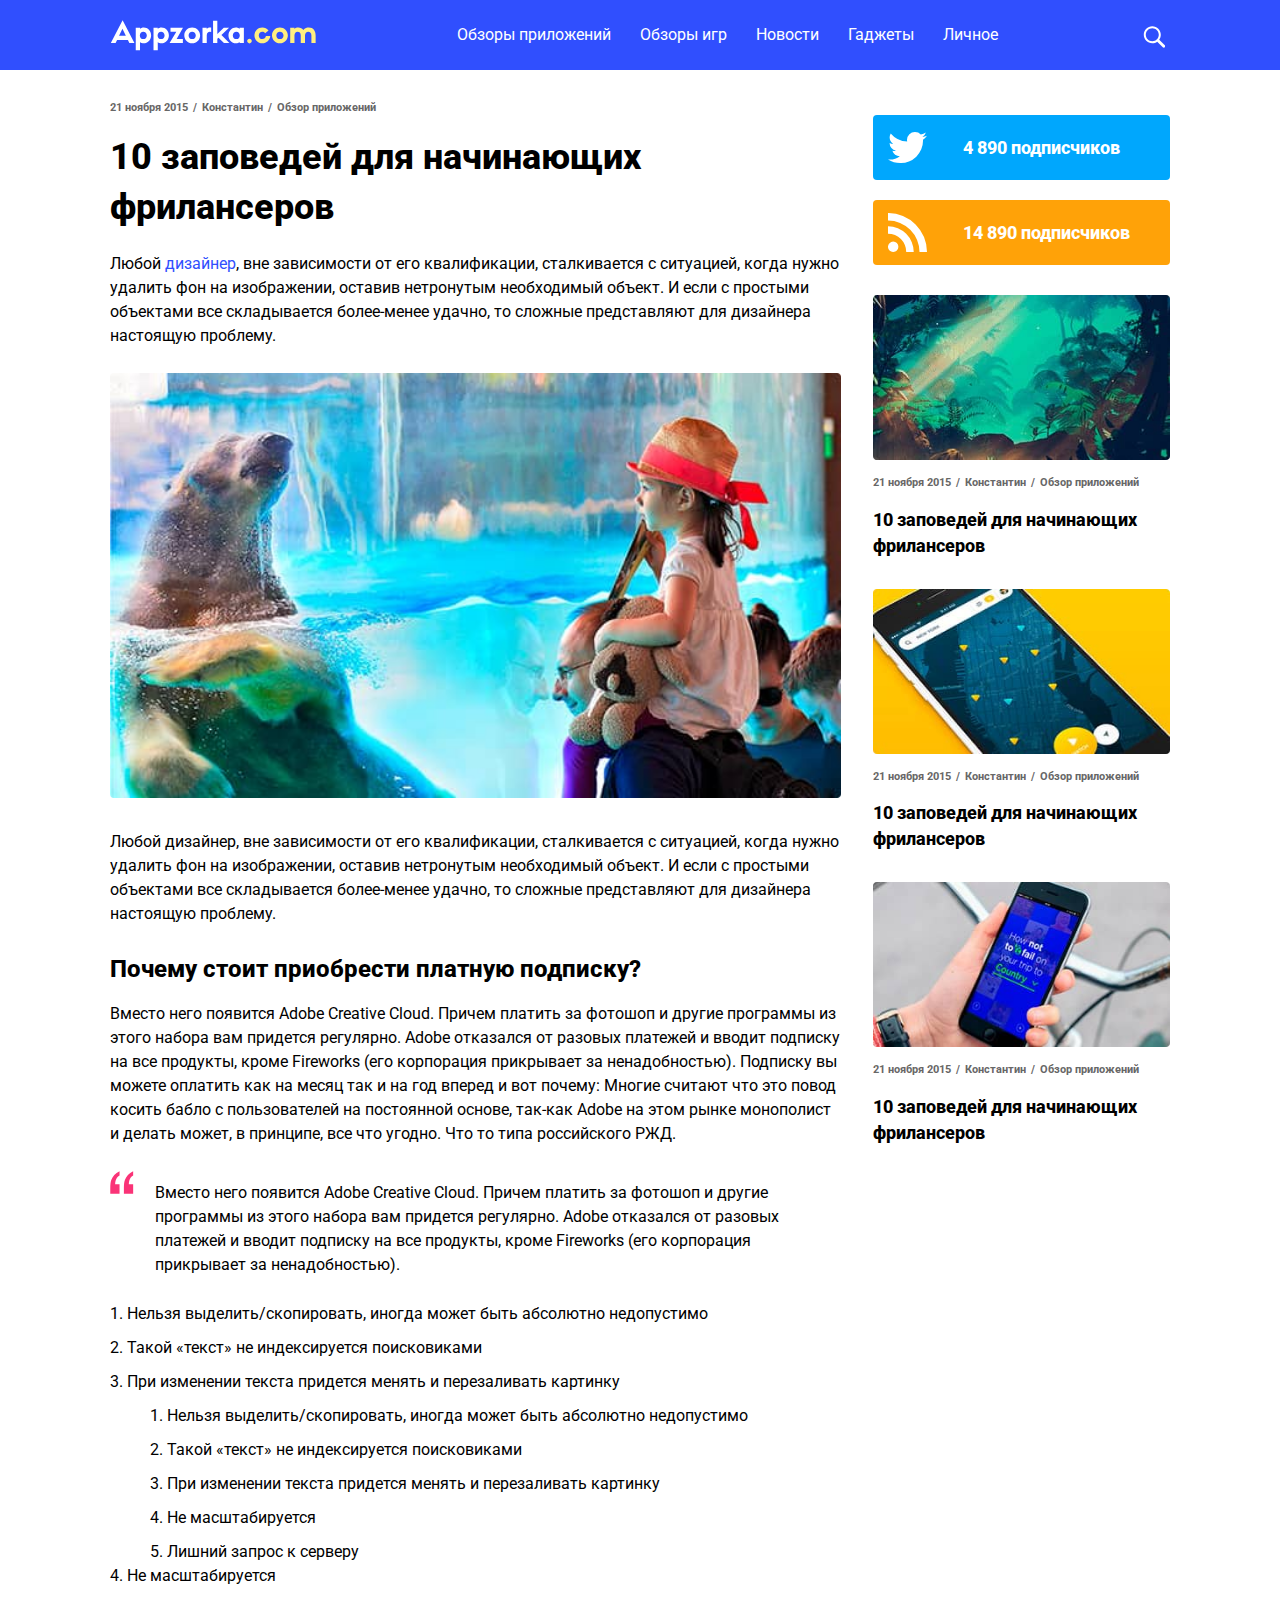
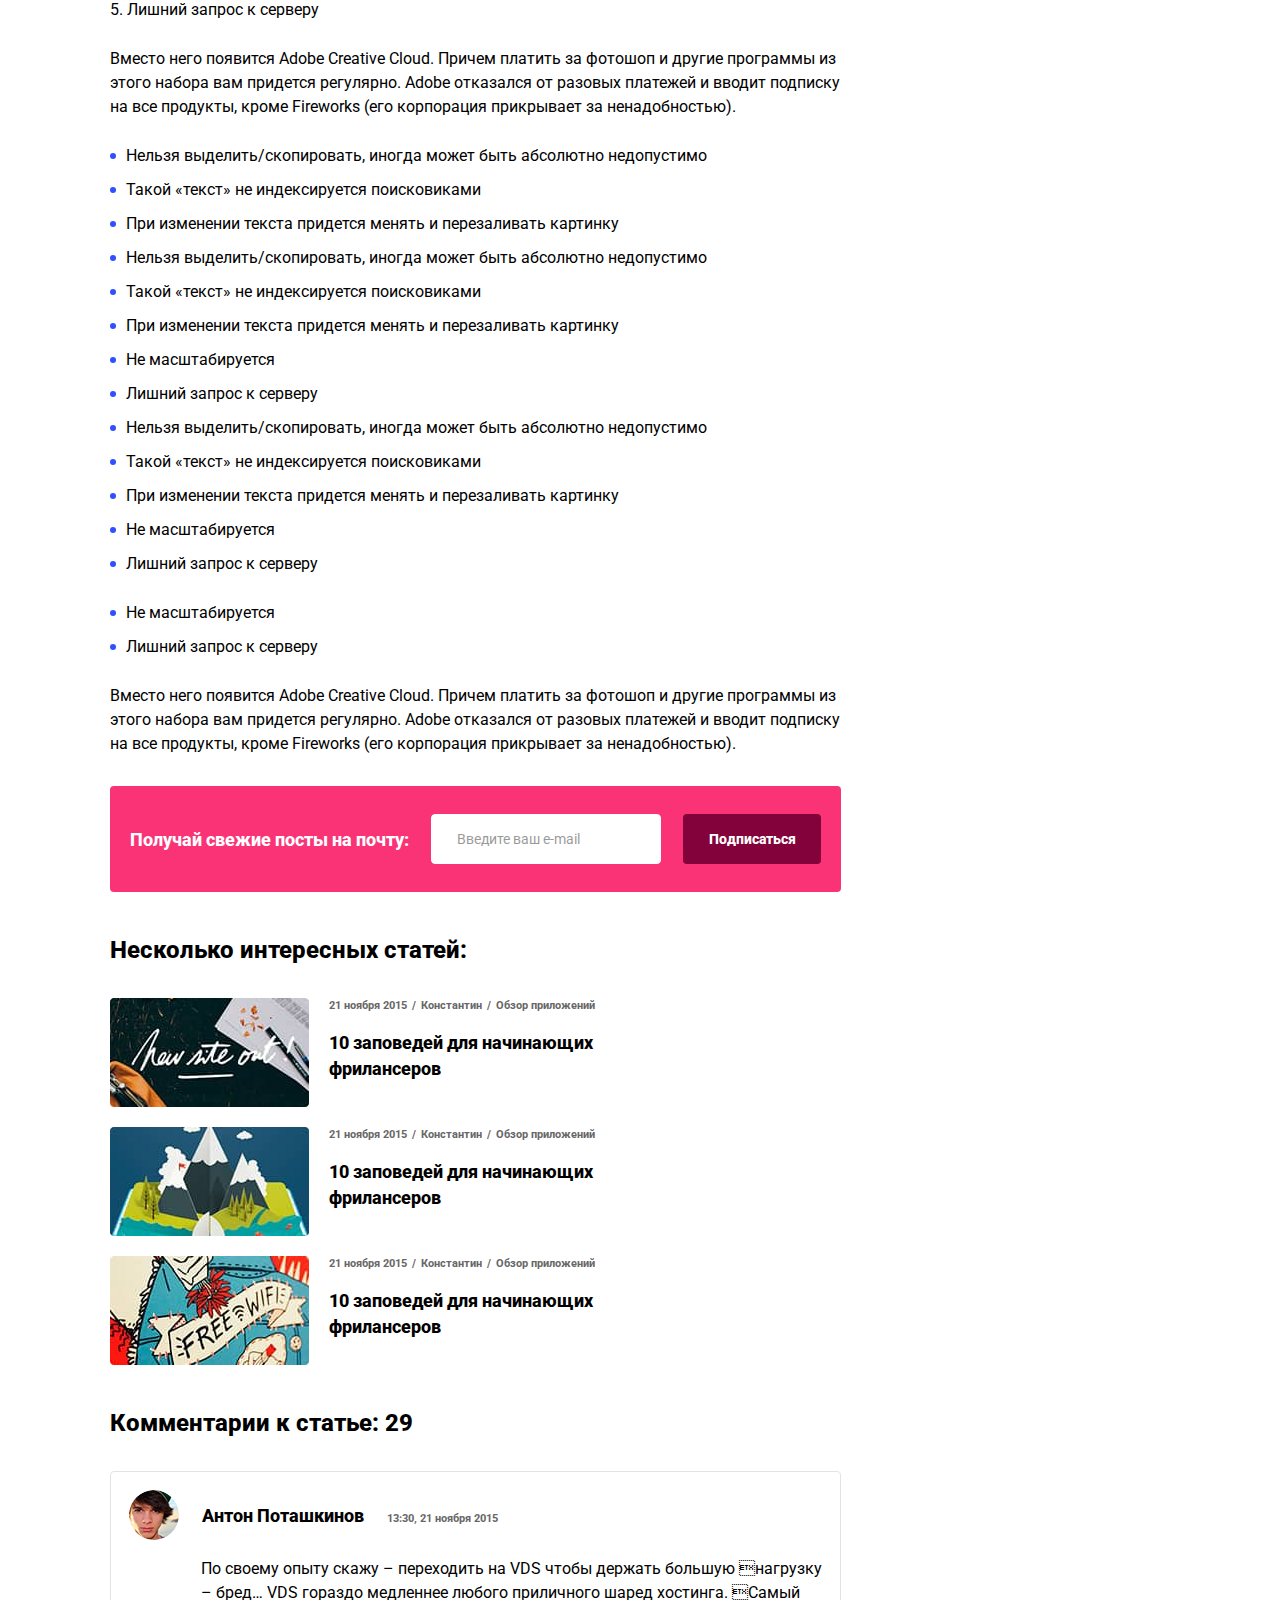
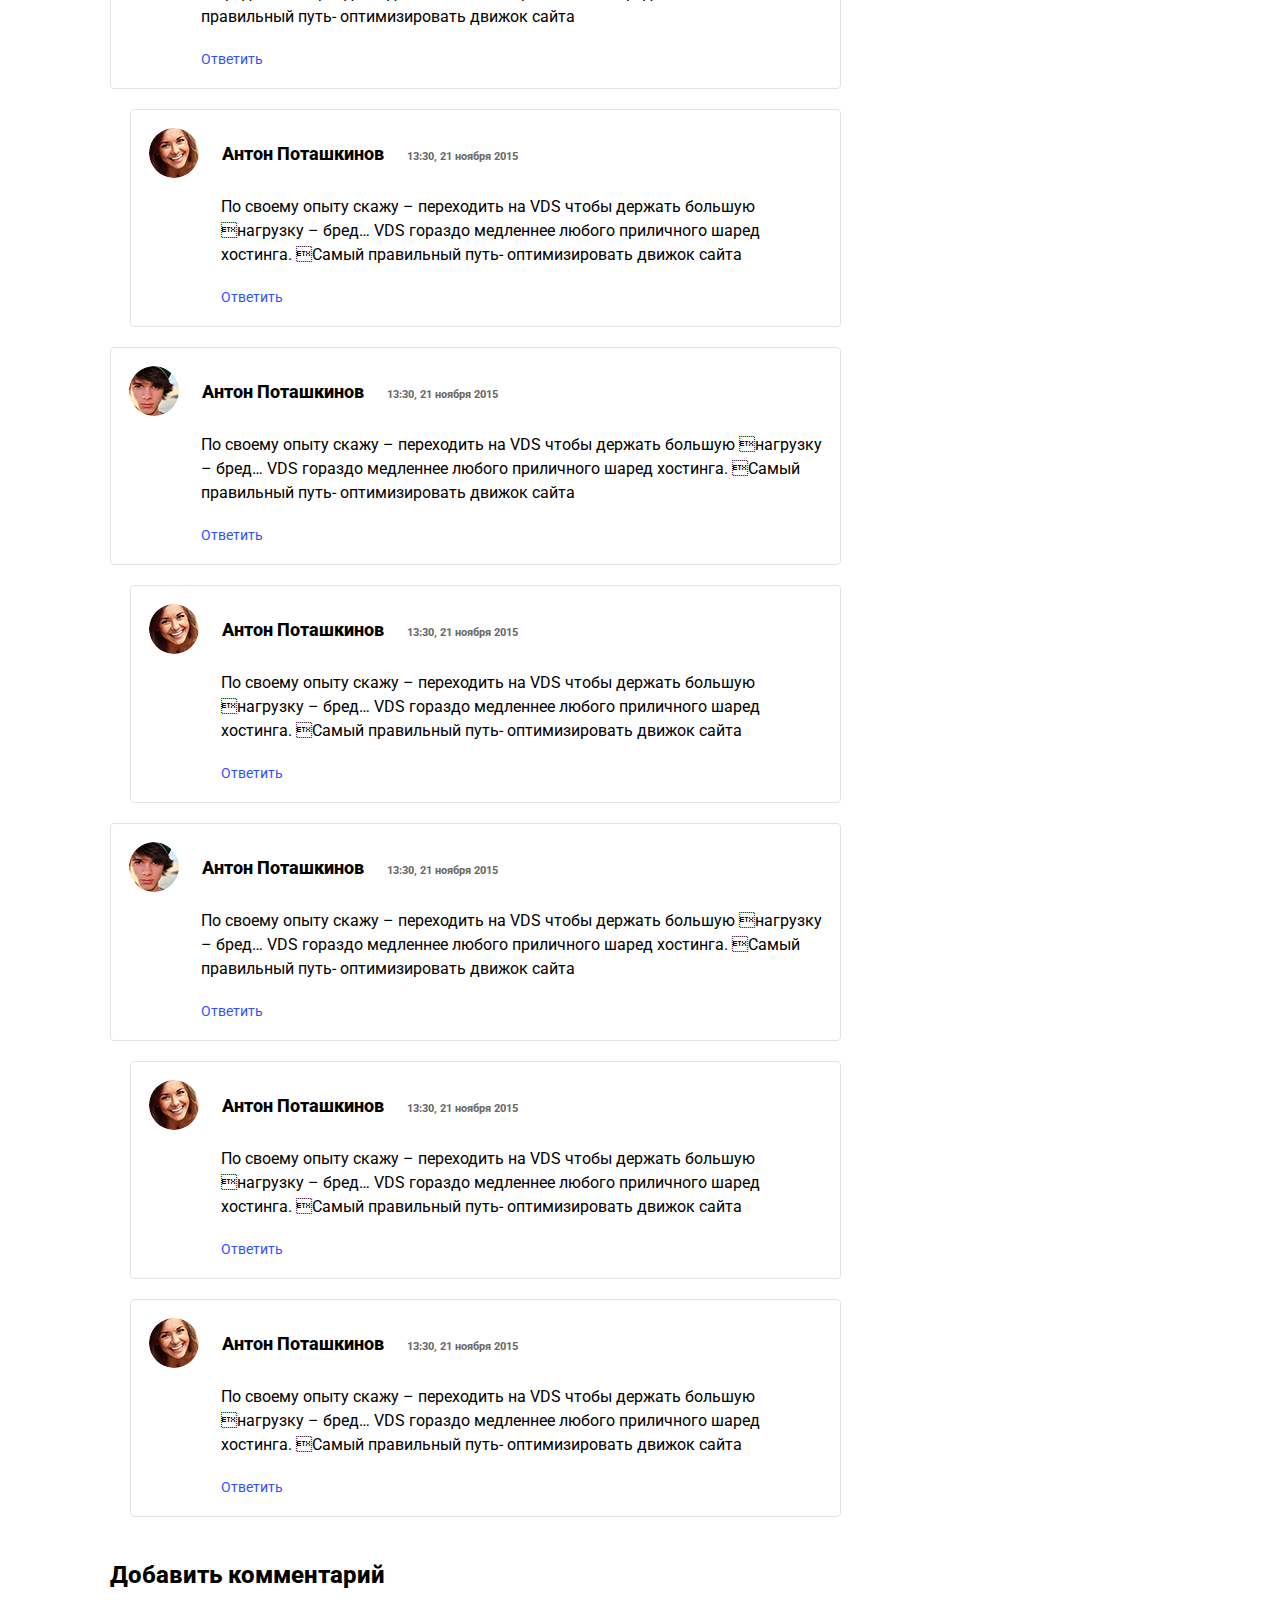
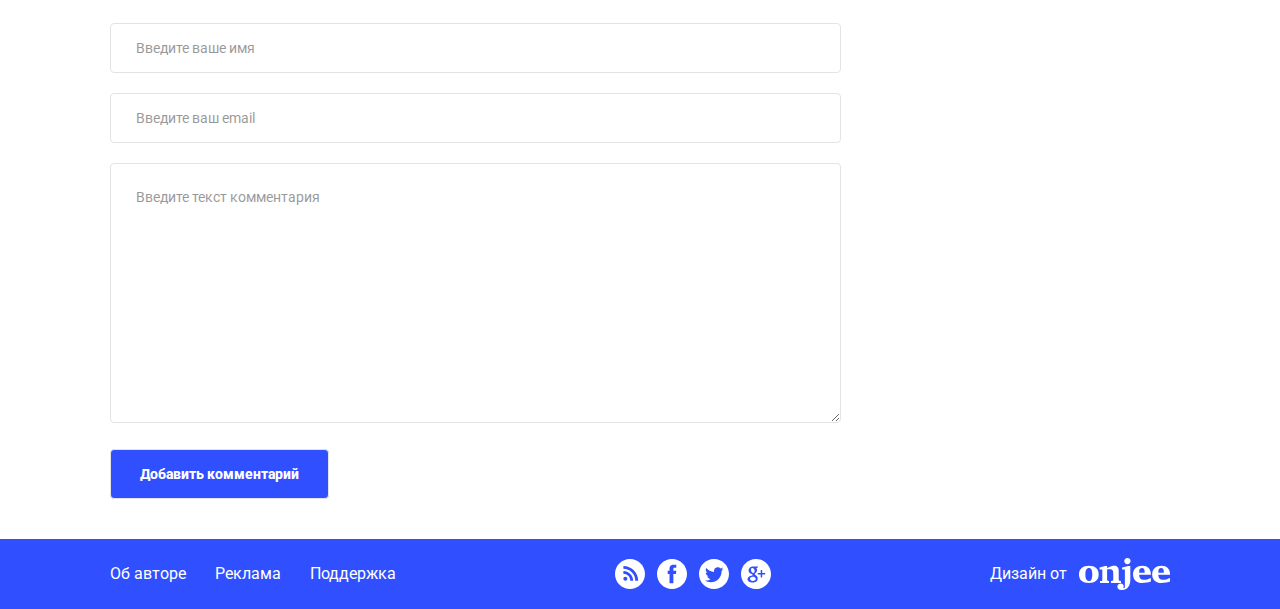
<file: 2/fullpage.html>
<!DOCTYPE html>
<html lang="ru">
<head>

  <meta charset="UTF-8">
  <meta content="width=device-width, initial-scale=1.0" name="viewport">

  <title>Внутренняя страница</title>

  <link rel="stylesheet" href="style.css">
  <link href="https://fonts.googleapis.com/css?family=Roboto:400,700&display=swap" rel="stylesheet">

</head>
<body>

<div class="main-wrap">

  <header>

    <div class="inner-wrap">

      <a class="logo" href="#"><img src="img/logo.svg" alt="Логотип"></a>

      <nav class="nav-class">
        <ul class="main-nav">
          <li><a href="#">Обзоры приложений</a></li>
          <li><a href="#">Обзоры игр</a></li>
          <li><a href="#">Новости</a></li>
          <li><a href="#">Гаджеты</a></li>
          <li><a href="#">Личное</a></li>
        </ul>
      </nav>

      <div class="menu-button">
        <div class="top-side"></div>
        <div class="middle-side"></div>
        <div class="bottom-side"></div>
      </div>

      <form class="search-form" action="#" method="post">
        <input class="searchfield" type="text" placeholder="Что будем искать?" name="searchfield">
        <input type="submit" value="">
      </form>

      <svg class="search-icon"
           xmlns="http://www.w3.org/2000/svg"
           xmlns:xlink="http://www.w3.org/1999/xlink"
           width="23px" height="22px">
        <path d="M14.216,15.717 C12.826,16.708 11.125,17.290 9.289,17.290 C4.594,17.290 0.789,13.484 0.789,8.790 C0.789,4.095 4.594,0.289 9.289,0.289 C13.983,0.289 17.789,4.095 17.789,8.790 C17.789,10.626 17.207,12.327 16.216,13.717 L21.800,19.301 C22.351,19.852 22.346,20.732 21.800,21.278 L21.777,21.301 C21.232,21.846 20.346,21.847 19.800,21.301 L14.216,15.717 L14.216,15.717 ZM9.289,15.290 C12.878,15.290 15.789,12.379 15.789,8.790 C15.789,5.200 12.878,2.290 9.289,2.290 C5.699,2.290 2.789,5.200 2.789,8.790 C2.789,12.379 5.699,15.290 9.289,15.290 L9.289,15.290 Z"/>
      </svg>

      <svg class="search-icon_close"
           xmlns="http://www.w3.org/2000/svg"
           xmlns:xlink="http://www.w3.org/1999/xlink"
           width="22px" height="22px">
        <path d="M12.414,11.000 L20.900,19.485 C21.290,19.876 21.290,20.509 20.900,20.900 C20.509,21.290 19.876,21.290 19.485,20.900 L11.000,12.414 L2.515,20.900 C2.124,21.290 1.491,21.290 1.100,20.900 C0.710,20.509 0.710,19.876 1.100,19.485 L9.586,11.000 L1.100,2.515 C0.710,2.124 0.710,1.491 1.100,1.101 C1.491,0.710 2.124,0.710 2.515,1.101 L11.000,9.586 L19.485,1.101 C19.876,0.710 20.509,0.710 20.900,1.101 C21.290,1.491 21.290,2.124 20.900,2.515 L12.414,11.000 Z"/>
      </svg>

    </div>

  </header>

  <div class="main-content">

    <div class="inner-wrap">

      <main class="main-posts">

        <article class="fullpage">
          <div class="post-info">
            <span>21 ноября 2015</span><span>Константин</span><span>Обзор приложений</span>
          </div>

          <h1>10 заповедей для начинающих фрилансеров</h1>
          <p>Любой <a href="#">дизайнер</a>, вне зависимости от его квалификации, сталкивается с ситуацией, когда нужно удалить фон на
            изображении, оставив нетронутым необходимый объект. И если с простыми объектами все складывается
            более-менее удачно, то сложные представляют для дизайнера настоящую проблему.</p>
          <p><img src="img/img-fp.jpg" alt="Изображение"></p>
          <p>Любой дизайнер, вне зависимости от его квалификации, сталкивается с ситуацией, когда нужно удалить фон на
            изображении, оставив нетронутым необходимый объект. И если с простыми объектами все складывается
            более-менее удачно, то сложные представляют для дизайнера настоящую проблему.</p>

          <h2>Почему стоит приобрести платную подписку?</h2>
          <p>Вместо него появится Adobe Creative Cloud. Причем платить за фотошоп и другие программы из этого набора
            вам придется регулярно. Adobe отказался от разовых платежей и вводит подписку на все продукты, кроме
            Fireworks (его корпорация прикрывает за ненадобностью). Подписку вы можете оплатить как на месяц так и на
            год вперед и вот почему: Многие считают что это повод косить бабло с пользователей на постоянной основе,
            так-как Adobe на этом рынке монополист и делать может, в принципе, все что угодно. Что то типа российского
            РЖД.</p>
          <blockquote>Вместо него появится Adobe Creative Cloud. Причем платить за фотошоп и другие программы из этого набора
            вам придется регулярно. Adobe отказался от разовых платежей и вводит подписку на все продукты, кроме
            Fireworks (его корпорация прикрывает за ненадобностью).</blockquote>
          <ol>
            <li>Нельзя выделить/скопировать, иногда может быть абсолютно недопустимо</li>
            <li>Такой «текст» не индексируется поисковиками</li>
            <li>При изменении текста придется менять и перезаливать картинку</li>
            <ol>
              <li>Нельзя выделить/скопировать, иногда может быть абсолютно недопустимо</li>
              <li>Такой «текст» не индексируется поисковиками</li>
              <li>При изменении текста придется менять и перезаливать картинку</li>
              <li>Не масштабируется</li>
              <li>Лишний запрос к серверу</li>
            </ol>
            <li>Не масштабируется</li>
            <li>Лишний запрос к серверу</li>
          </ol>
          <p>Вместо него появится Adobe Creative Cloud. Причем платить за фотошоп и другие программы из этого набора
            вам придется регулярно. Adobe отказался от разовых платежей и вводит подписку на все продукты, кроме
            Fireworks (его корпорация прикрывает за ненадобностью).</p>
          <ul>
            <li>Нельзя выделить/скопировать, иногда может быть абсолютно недопустимо</li>
            <li>Такой «текст» не индексируется поисковиками</li>
            <li>При изменении текста придется менять и перезаливать картинку</li>
            <ul>
              <li>Нельзя выделить/скопировать, иногда может быть абсолютно недопустимо</li>
              <li>Такой «текст» не индексируется поисковиками</li>
              <li>При изменении текста придется менять и перезаливать картинку</li>
              <li>Не масштабируется</li>
              <li>Лишний запрос к серверу</li>
              <ul>
                <li>Нельзя выделить/скопировать, иногда может быть абсолютно недопустимо</li>
                <li>Такой «текст» не индексируется поисковиками</li>
                <li>При изменении текста придется менять и перезаливать картинку</li>
                <li>Не масштабируется</li>
                <li>Лишний запрос к серверу</li>
              </ul>
            </ul>
            <li>Не масштабируется</li>
            <li>Лишний запрос к серверу</li>

          </ul>
          <p>Вместо него появится Adobe Creative Cloud. Причем платить за фотошоп и другие программы из этого набора
            вам придется регулярно. Adobe отказался от разовых платежей и вводит подписку на все продукты, кроме
            Fireworks (его корпорация прикрывает за ненадобностью).</p>
        </article>

        <form action="#" method="post" class="subscribe-form">
          <label for="subscribe-input">Получай свежие посты на почту: </label>
          <input id="subscribe-input" type="email" placeholder="Введите ваш e-mail">
          <input type="submit" value="Подписаться">
        </form>

        <section class="interest-articles">

          <h2 class="interest-articles_title">Несколько интересных статей:</h2>

          <section class="short-article">
            <a href="#" class="post-thumb"><img src="img/mainarticle-1.jpg" alt="Миниатюра"></a>
            <div class="short-article_meta">
              <div class="post-info">
                <span>21 ноября 2015</span><span>Константин</span><span>Обзор приложений</span>
              </div>
              <h2 class="post-title"><a href="#">10 заповедей для начинающих фрилансеров</a></h2>
            </div>
          </section>

          <section class="short-article">
            <a href="#" class="post-thumb"><img src="img/mainarticle-2.jpg" alt="Миниатюра"></a>
            <div class="short-article_meta">
              <div class="post-info">
                <span>21 ноября 2015</span><span>Константин</span><span>Обзор приложений</span>
              </div>
              <h2 class="post-title"><a href="#">10 заповедей для начинающих фрилансеров</a></h2>
            </div>
          </section>

          <section class="short-article">
            <a href="#" class="post-thumb"><img src="img/mainarticle-3.jpg" alt="Миниатюра"></a>
            <div class="short-article_meta">
              <div class="post-info">
                <span>21 ноября 2015</span><span>Константин</span><span>Обзор приложений</span>
              </div>
              <h2 class="post-title"><a href="#">10 заповедей для начинающих фрилансеров</a></h2>
            </div>
          </section>

        </section>

        <section class="comments-wrap">
          <h3 class="comments-title">Комментарии к статье: 29</h3>

          <ul class="commentlist">
            <li class="comment">
              <div class="single-comment">
                <div class="comment-meta">
                  <img src="img/avatar1.png" alt="Аватар" class="comment-avatar">
                  <span class="comment-name">Антон Поташкинов</span>
                  <span class="comment-date">13:30, 21 ноября 2015</span>
                </div>
                <p class="comment-body">По своему опыту скажу – переходить на VDS чтобы держать большую нагрузку –
                  бред… VDS гораздо медленнее любого приличного шаред хостинга. Самый правильный путь- оптимизировать
                  движок сайта</p>


                <div class="reply">
                  <a href="" class="comment-reply-link">Ответить</a>
                </div>
              </div>

              <ul class="children">
                <li class="comment depth-2">
                  <div class="single-comment">
                    <div class="comment-meta">
                      <img src="img/avatar2.png" alt="Аватар" class="comment-avatar">
                      <span class="comment-name">Антон Поташкинов</span>
                      <span class="comment-date">13:30, 21 ноября 2015</span>
                    </div>
                    <p class="comment-body">По своему опыту скажу – переходить на VDS чтобы держать большую нагрузку – бред… VDS гораздо
                      медленнее любого приличного шаред хостинга. Самый правильный путь- оптимизировать движок
                      сайта</p>

                    <div class="reply">
                      <a href="" class="comment-reply-link">Ответить</a>
                    </div>
                  </div>
                </li>
              </ul>
            </li>

            <li class="comment">
              <div class="single-comment">
                <div class="comment-meta">
                  <img src="img/avatar1.png" alt="Аватар" class="comment-avatar">
                  <span class="comment-name">Антон Поташкинов</span>
                  <span class="comment-date">13:30, 21 ноября 2015</span>
                </div>
                <p class="comment-body">По своему опыту скажу – переходить на VDS чтобы держать большую нагрузку –
                  бред… VDS гораздо медленнее любого приличного шаред хостинга. Самый правильный путь- оптимизировать
                  движок сайта</p>


                <div class="reply">
                  <a href="" class="comment-reply-link">Ответить</a>
                </div>
              </div>

              <ul class="children">
                <li class="comment depth-2">
                  <div class="single-comment">
                    <div class="comment-meta">
                      <img src="img/avatar2.png" alt="Аватар" class="comment-avatar">
                      <span class="comment-name">Антон Поташкинов</span>
                      <span class="comment-date">13:30, 21 ноября 2015</span>
                    </div>
                    <p class="comment-body">По своему опыту скажу – переходить на VDS чтобы держать большую нагрузку – бред… VDS гораздо
                      медленнее любого приличного шаред хостинга. Самый правильный путь- оптимизировать движок
                      сайта</p>

                    <div class="reply">
                      <a href="" class="comment-reply-link">Ответить</a>
                    </div>
                  </div>
                </li>
              </ul>
            </li>

            <li class="comment">
              <div class="single-comment">
                <div class="comment-meta">
                  <img src="img/avatar1.png" alt="Аватар" class="comment-avatar">
                  <span class="comment-name">Антон Поташкинов</span>
                  <span class="comment-date">13:30, 21 ноября 2015</span>
                </div>
                <p class="comment-body">По своему опыту скажу – переходить на VDS чтобы держать большую нагрузку –
                  бред… VDS гораздо медленнее любого приличного шаред хостинга. Самый правильный путь- оптимизировать
                  движок сайта</p>


                <div class="reply">
                  <a href="" class="comment-reply-link">Ответить</a>
                </div>
              </div>

              <ul class="children">
                <li class="comment depth-2">
                  <div class="single-comment">
                    <div class="comment-meta">
                      <img src="img/avatar2.png" alt="Аватар" class="comment-avatar">
                      <span class="comment-name">Антон Поташкинов</span>
                      <span class="comment-date">13:30, 21 ноября 2015</span>
                    </div>
                    <p class="comment-body">По своему опыту скажу – переходить на VDS чтобы держать большую нагрузку – бред… VDS гораздо
                      медленнее любого приличного шаред хостинга. Самый правильный путь- оптимизировать движок
                      сайта</p>

                    <div class="reply">
                      <a href="" class="comment-reply-link">Ответить</a>
                    </div>
                  </div>
                </li>

                <li class="comment depth-2">
                  <div class="single-comment">
                    <div class="comment-meta">
                      <img src="img/avatar2.png" alt="Аватар" class="comment-avatar">
                      <span class="comment-name">Антон Поташкинов</span>
                      <span class="comment-date">13:30, 21 ноября 2015</span>
                    </div>
                    <p class="comment-body">По своему опыту скажу – переходить на VDS чтобы держать большую нагрузку – бред… VDS гораздо
                      медленнее любого приличного шаред хостинга. Самый правильный путь- оптимизировать движок
                      сайта</p>

                    <div class="reply">
                      <a href="" class="comment-reply-link">Ответить</a>
                    </div>
                  </div>
                </li>
              </ul>
            </li>
          </ul>

          <section class="respond">
            <h3 class="respond-title">Добавить комментарий</h3>

            <a id="cancel-comment-reply-link" style="display:none;">Отменить ответ</a>
            <form class="comment-form" id="commentform">
              <input name="author" id="author" type="text" placeholder="Введите ваше имя">
              <input name="email" id="email" type="email" placeholder="Введите ваш email">
              <textarea name="comment" id="comment" placeholder="Введите текст комментария"></textarea>
              <input name="submit" type="submit" id="submit" value="Добавить комментарий">
              <!-- если у вас нет hidden-полей попробуйте вставить их через php-функцию comment_id_fields() -->
              <input type="hidden" name="comment_post_ID">
              <input type="hidden" name="comment_parent">
            </form>
          </section>
        </section>

      </main>

      <aside class="main-aside">

        <div class="show-aside">Показать сайдбар</div>

        <div class="aside-wrapper">

          <div class="social-aside">
            <a class="aside-twitter" href="#">4 890 подписчиков</a>
            <a class="aside-rss" href="#">14 890 подписчиков</a>
          </div>

          <section class="popular-posts_single">
            <a href="#" class="post-thumb"><img src="img/toparticle-1.jpg" alt="Миниатюра"></a>
            <div class="post-info">
              <span>21 ноября 2015</span><span>Константин</span><span>Обзор приложений</span>
            </div>
            <h2 class="post-title"><a href="#">10 заповедей для начинающих фрилансеров</a></h2>
          </section>

          <section class="popular-posts_single">
            <a href="#" class="post-thumb"><img src="img/toparticle-2.jpg" alt="Миниатюра"></a>
            <div class="post-info">
              <span>21 ноября 2015</span><span>Константин</span><span>Обзор приложений</span>
            </div>
            <h2 class="post-title"><a href="#">10 заповедей для начинающих фрилансеров</a></h2>
          </section>

          <section class="popular-posts_single">
            <a href="#" class="post-thumb"><img src="img/toparticle-3.jpg" alt="Миниатюра"></a>
            <div class="post-info">
              <span>21 ноября 2015</span><span>Константин</span><span>Обзор приложений</span>
            </div>
            <h2 class="post-title"><a href="#">10 заповедей для начинающих фрилансеров</a></h2>
          </section>

        </div>

      </aside>

    </div>

  </div>

  <footer>

    <div class="inner-wrap">

      <ul class="main-nav">
        <li><a href="#">Об авторе</a></li>
        <li><a href="#">Реклама</a></li>
        <li><a href="#">Поддержка</a></li>
      </ul>

      <div class="footer-social">
        <svg class="footer-social_rss"
             xmlns="http://www.w3.org/2000/svg"
             xmlns:xlink="http://www.w3.org/1999/xlink"
             width="30px" height="30px">
          <path d="M15.000,-0.000 C6.715,-0.000 0.000,6.716 0.000,15.000 C0.000,23.285 6.715,30.000 15.000,30.000 C23.285,30.000 30.000,23.285 30.000,15.000 C30.000,6.716 23.285,-0.000 15.000,-0.000 ZM10.348,21.768 C9.258,21.768 8.376,20.884 8.376,19.795 C8.376,18.705 9.258,17.823 10.348,17.823 C11.436,17.823 12.320,18.705 12.320,19.795 C12.320,20.883 11.436,21.768 10.348,21.768 ZM15.296,21.780 C15.296,19.918 14.576,18.169 13.267,16.857 C11.962,15.545 10.226,14.822 8.377,14.822 L8.377,11.975 C13.762,11.975 18.141,16.374 18.141,21.780 L15.296,21.780 ZM20.325,21.783 C20.325,15.163 14.967,9.776 8.382,9.776 L8.382,6.928 C16.536,6.928 23.172,13.593 23.172,21.783 L20.325,21.783 Z"/>
        </svg>
        <svg class="footer-social_fb"
             xmlns="http://www.w3.org/2000/svg"
             xmlns:xlink="http://www.w3.org/1999/xlink"
             width="30px" height="30px">
          <path d="M15.000,0.001 C6.715,0.001 -0.000,6.718 -0.000,15.001 C-0.000,23.285 6.715,29.999 15.000,29.999 C23.284,29.999 30.000,23.285 30.000,15.001 C30.000,6.718 23.283,0.001 15.000,0.001 ZM18.969,14.938 L16.372,14.938 C16.372,19.088 16.372,24.201 16.372,24.201 L12.522,24.201 C12.522,24.201 12.522,19.141 12.522,14.938 L10.691,14.938 L10.691,11.668 L12.522,11.668 L12.522,9.548 C12.522,8.031 13.242,5.664 16.408,5.664 L19.259,5.675 L19.259,8.851 C19.259,8.851 17.525,8.851 17.189,8.851 C16.851,8.851 16.373,9.020 16.373,9.741 L16.373,11.668 L19.307,11.668 L18.969,14.938 Z"/>
        </svg>
        <svg class="footer-social_tw"
             xmlns="http://www.w3.org/2000/svg"
             xmlns:xlink="http://www.w3.org/1999/xlink"
             width="30px" height="30px">
          <path d="M15.001,0.001 C6.716,0.001 0.001,6.718 0.001,15.001 C0.001,23.285 6.716,29.999 15.001,29.999 C23.285,29.999 29.999,23.285 29.999,15.001 C29.999,6.718 23.284,0.001 15.001,0.001 ZM22.556,11.976 C22.564,12.138 22.567,12.301 22.567,12.465 C22.567,17.461 18.765,23.220 11.812,23.220 C9.678,23.220 7.690,22.595 6.018,21.523 C6.313,21.557 6.614,21.575 6.919,21.575 C8.690,21.575 10.320,20.971 11.613,19.957 C9.960,19.926 8.564,18.833 8.083,17.331 C8.313,17.376 8.550,17.399 8.794,17.399 C9.139,17.399 9.473,17.354 9.790,17.266 C8.060,16.920 6.757,15.390 6.757,13.560 C6.757,13.544 6.757,13.528 6.758,13.512 C7.267,13.795 7.850,13.965 8.470,13.985 C7.455,13.306 6.788,12.151 6.788,10.838 C6.788,10.146 6.974,9.496 7.300,8.938 C9.164,11.224 11.950,12.730 15.092,12.887 C15.027,12.611 14.993,12.321 14.993,12.026 C14.993,9.939 16.686,8.246 18.774,8.246 C19.861,8.246 20.843,8.705 21.533,9.439 C22.394,9.270 23.203,8.955 23.934,8.522 C23.650,9.405 23.051,10.146 22.270,10.613 C23.036,10.522 23.765,10.318 24.442,10.018 C23.937,10.778 23.295,11.443 22.556,11.976 Z"/>
        </svg>
        <svg class="footer-social_gplus"
             xmlns="http://www.w3.org/2000/svg"
             xmlns:xlink="http://www.w3.org/1999/xlink"
             width="30px" height="30px">
          <path d="M15.001,29.999 C6.716,29.999 0.001,23.283 0.001,14.999 C0.001,6.715 6.715,0.001 15.001,0.001 C23.283,0.001 29.999,6.715 29.999,14.999 C29.999,23.283 23.283,29.999 15.001,29.999 ZM17.059,7.767 C17.009,7.615 16.868,7.511 16.708,7.511 L12.010,7.511 C11.495,7.511 10.973,7.601 10.461,7.778 C8.748,8.369 7.551,9.827 7.551,11.326 C7.551,13.447 9.196,15.056 11.392,15.107 C11.350,15.275 11.329,15.440 11.329,15.603 C11.329,15.929 11.412,16.240 11.582,16.540 C11.562,16.540 11.542,16.540 11.521,16.540 C9.426,16.540 7.536,17.567 6.817,19.096 C6.630,19.495 6.535,19.897 6.535,20.294 C6.535,20.679 6.634,21.050 6.829,21.400 C7.279,22.207 8.248,22.834 9.558,23.164 C10.234,23.335 10.960,23.422 11.714,23.422 C12.392,23.422 13.037,23.333 13.635,23.162 C15.497,22.621 16.702,21.249 16.702,19.668 C16.702,18.149 16.214,17.241 14.903,16.313 C14.342,15.916 13.832,15.333 13.822,15.154 C13.822,14.826 13.851,14.671 14.583,14.101 C15.530,13.359 16.051,12.386 16.051,11.355 C16.051,10.423 15.767,9.593 15.280,9.012 L15.656,9.012 C15.733,9.012 15.810,8.987 15.873,8.941 L16.924,8.181 C17.053,8.087 17.110,7.921 17.059,7.767 ZM24.247,15.102 L24.247,14.340 C24.247,14.137 24.081,13.970 23.877,13.970 L21.207,13.970 L21.207,11.301 C21.207,11.096 21.043,10.931 20.838,10.931 L20.078,10.931 C19.873,10.931 19.708,11.096 19.708,11.301 L19.708,13.970 L17.037,13.970 C16.834,13.970 16.668,14.137 16.668,14.340 L16.668,15.102 C16.668,15.305 16.834,15.471 17.037,15.471 L19.708,15.471 L19.708,18.141 C19.708,18.346 19.874,18.511 20.078,18.511 L20.839,18.511 C21.043,18.511 21.208,18.346 21.208,18.141 L21.208,15.471 L23.878,15.471 C24.081,15.471 24.248,15.305 24.248,15.102 L24.247,15.102 ZM12.207,13.891 L12.190,13.891 C11.173,13.860 10.158,12.658 9.976,11.267 C9.875,10.490 10.037,9.793 10.424,9.351 C10.674,9.065 11.001,8.915 11.369,8.915 L11.411,8.915 C12.449,8.945 13.443,10.103 13.626,11.496 C13.728,12.275 13.556,13.008 13.163,13.454 C12.913,13.739 12.590,13.891 12.207,13.891 ZM12.016,17.715 C12.363,17.720 12.703,17.771 13.023,17.870 C13.132,17.945 13.238,18.017 13.340,18.086 C14.080,18.590 14.571,18.924 14.708,19.460 C14.739,19.593 14.754,19.728 14.754,19.859 C14.754,21.235 13.728,21.933 11.705,21.933 C10.170,21.933 8.969,20.990 8.969,19.790 C8.969,18.685 10.373,17.715 11.972,17.715 L12.016,17.715 Z"/>
        </svg>
      </div>

      <div class="copyright">
        <span>Дизайн от</span>
        <svg class="onjee"
             xmlns="http://www.w3.org/2000/svg"
             xmlns:xlink="http://www.w3.org/1999/xlink">
          <path d="M84.098,21.854 C85.255,21.854 86.385,21.705 87.487,21.405 C88.589,21.106 91.007,20.079 91.007,20.079 L91.007,23.423 C89.705,24.066 88.171,24.247 86.802,24.557 C85.433,24.868 83.986,25.023 82.461,25.023 C79.612,25.023 77.350,24.247 75.675,22.696 C74.000,21.144 73.162,19.057 73.162,16.433 C73.162,13.809 74.025,11.700 75.750,10.105 C77.475,8.510 79.757,7.713 82.595,7.713 C85.233,7.713 87.278,8.442 88.731,9.901 C90.183,11.360 91.007,13.410 91.007,16.066 L91.007,16.735 L79.382,16.735 C79.415,18.390 79.620,19.460 80.516,20.418 C81.412,21.376 82.606,21.854 84.098,21.854 ZM84.853,14.728 C84.853,13.182 84.604,11.708 84.181,10.979 C83.758,10.249 83.107,9.885 82.228,9.885 C81.237,9.885 80.491,10.252 79.991,10.987 C79.490,11.722 79.382,12.612 79.382,14.059 L79.382,14.728 L84.853,14.728 ZM67.655,24.557 C66.286,24.868 64.839,25.023 63.314,25.023 C60.464,25.023 58.202,24.247 56.527,22.696 C54.852,21.144 54.015,19.057 54.015,16.433 C54.015,13.809 54.877,11.700 56.602,10.105 C58.328,8.510 60.609,7.713 63.447,7.713 C66.085,7.713 68.131,8.442 69.583,9.901 C71.036,11.360 71.860,13.410 71.860,16.066 L71.860,16.735 L60.235,16.735 C60.268,18.390 60.473,19.460 61.369,20.418 C62.265,21.376 63.458,21.854 64.950,21.854 C66.108,21.854 67.237,21.705 68.339,21.405 C69.441,21.106 71.860,20.079 71.860,20.079 L71.860,23.423 C70.558,24.066 69.024,24.247 67.655,24.557 ZM65.705,14.728 C65.705,13.182 65.456,11.708 65.034,10.979 C64.610,10.249 63.959,9.885 63.080,9.885 C62.089,9.885 61.344,10.252 60.843,10.987 C60.342,11.722 60.235,12.612 60.235,14.059 L60.235,14.728 L65.705,14.728 ZM48.332,6.161 C47.453,6.161 46.721,5.873 46.137,5.296 C45.552,4.719 45.260,3.984 45.260,3.091 C45.260,2.199 45.544,1.461 46.112,0.878 C46.679,0.296 47.397,0.005 48.265,0.005 C49.234,0.005 50.024,0.282 50.636,0.837 C51.248,1.393 51.554,2.101 51.554,2.960 C51.554,3.897 51.248,4.664 50.636,5.263 C50.024,5.862 49.256,6.161 48.332,6.161 ZM43.139,11.384 L43.139,9.377 L49.293,8.039 L51.323,8.039 L51.345,21.417 C51.345,24.999 50.505,27.331 49.042,29.203 C47.578,31.075 45.449,32.012 42.656,32.012 C41.365,32.012 40.358,31.745 39.634,31.212 C38.911,30.678 38.549,29.839 38.399,28.777 C38.399,28.308 38.311,25.486 41.771,25.430 C41.771,25.430 45.244,25.703 44.633,29.113 C44.570,29.443 44.271,30.112 44.271,30.112 C44.271,30.112 44.921,30.112 45.190,30.112 C45.849,29.464 45.874,29.443 45.874,29.443 L45.874,11.384 L43.139,11.384 ZM32.000,23.000 L33.565,22.755 L34.249,22.086 L34.245,15.404 C34.245,13.956 34.018,12.808 33.478,12.252 C32.938,11.697 32.165,11.363 30.829,11.363 C29.899,11.363 28.094,11.384 28.094,11.384 L28.094,22.086 L29.000,23.000 L30.000,23.000 L30.000,25.000 L21.000,25.000 L21.000,23.000 L23.000,23.000 L23.307,22.086 L23.307,11.384 L20.572,11.384 L20.572,9.377 L26.043,8.039 L28.094,8.039 L28.094,10.046 C29.697,9.229 31.400,8.600 32.368,8.284 C33.336,7.968 34.193,7.811 34.939,7.811 C36.642,7.811 37.894,8.298 38.696,9.272 C39.497,10.247 39.719,11.289 39.719,13.390 L39.719,22.086 L40.403,22.755 L42.000,23.000 L42.000,25.000 L32.000,25.000 L32.000,23.000 ZM9.808,24.990 C6.680,24.990 4.262,24.242 2.554,22.745 C0.845,21.248 -0.009,19.133 -0.009,16.400 C-0.009,13.690 0.876,11.580 2.646,10.072 C4.415,8.565 6.892,7.811 10.075,7.811 C13.069,7.811 15.418,8.576 17.121,10.105 C18.824,11.635 19.675,13.733 19.675,16.400 C19.675,19.122 18.815,21.234 17.096,22.736 C15.376,24.239 12.947,24.990 9.808,24.990 ZM12.463,11.501 C11.917,10.423 11.054,9.885 9.875,9.885 C8.695,9.885 7.819,10.418 7.245,11.485 C6.672,12.552 6.386,14.190 6.386,16.400 C6.386,18.632 6.669,20.276 7.237,21.332 C7.805,22.388 8.684,22.916 9.875,22.916 C11.044,22.916 11.903,22.407 12.454,21.389 C13.005,20.371 13.281,18.774 13.281,16.597 C13.281,14.277 13.008,12.579 12.463,11.501 Z"/>
        </svg>
      </div>

    </div>

  </footer>

</div>

<script src="https://ajax.googleapis.com/ajax/libs/jquery/3.4.1/jquery.min.js"></script>
<script src="js/scripts.js"></script>

</body>
</html>
</file>
<file: 1/style.css>
* {
	margin: 0;
	padding: 0;
}

body {
	font-size: 18px;
	font-weight: 400;
	font-family: 'Roboto', sans-serif;
	line-height: 1.5;
}

.single-tarrif {
	box-sizing: border-box;
	max-width: 350px;
	width: 100%;
	margin: 80px auto 0 auto;
	padding: 20px;
	border-radius: 4px;
	border: 1px solid #3498DB;
	background-color: #ECF0F1;
	box-shadow: 0px 0px 15px -1px rgba(0,0,0,0.37);
}
.single-tarrif h2 {
	margin-bottom: 15px;
	text-align: center;
}

.wrapper-adv {
	margin-bottom: 25px;
}
.list-adv {
	list-style: none;
}
.list-adv li {
	margin-bottom: 10px;
	position: relative;
	padding-left: 15px;
}
.list-adv li:last-child {
	margin-bottom: 0;
}
.list-adv li::before {
	content: "";
	display: block;
	position: absolute;
	width: 5px;
	height: 5px;
	background-color: #3498DB;
	border-radius: 100%;
	left: 0px;
	top: 9px;
}
.more-adv {
	display: block;
	margin: 10px 0;
	text-align: center;
	color: #E74C3C;
	opacity: 0.8;
	transition: all .15s linear;
	font-size: 14px;
	font-weight: 800;
}
.more-adv:hover {
	text-decoration: none;
	opacity: 1;
}

.tarrif-price {
	text-align: center;
}
.tarrif-price h3 {
	text-transform: uppercase;
	margin-bottom: 15px;
}

.period-wrapper {
	background-color: #2C3E50;
	padding: 10px 20px;
	color: #ffffff;
	border-radius: 4px;
	margin-bottom: 25px
}
.period-range_label {
	display: block;
	margin-bottom: 15px;
}
.period-value {
	background-color: #E74C3C;
	color: #ffffff;
	border-radius: 4px;
	padding: 5px;
	margin-bottom: 20px;
}
.period-range {
	width: 100%;
	cursor: pointer;
}

.total-price {
	text-align: left;
	margin-bottom: 25px;
}
.total-price p {
	margin-bottom: 10px;
}
.total-price p:last-child {
	margin-bottom: 0;
}
.total-price .desc {
	font-weight: 800;
}
.total-price .value {
	font-weight: 800;
	color: #4EBA6F;
}

.try-order {
	border-radius: 4px;
	padding: 10px 0;
	font-size: 14px;
	text-transform: uppercase;
	text-align: center;
	color: #ffffff;
	background-color: #E74C3C;
	cursor: pointer;
	transition: all .3s linear;
}
</file>
<file: assets/css/style.css>
/*! normalize.css v8.0.1 | MIT License | github.com/necolas/normalize.css */html{line-height:1.15;-webkit-text-size-adjust:100%}body{margin:0}main{display:block}h1{font-size:2em;margin:.67em 0}hr{-webkit-box-sizing:content-box;box-sizing:content-box;height:0;overflow:visible}pre{font-family:monospace,monospace;font-size:1em}a{background-color:transparent}abbr[title]{border-bottom:none;text-decoration:underline;-webkit-text-decoration:underline dotted;text-decoration:underline dotted}b,strong{font-weight:bolder}code,kbd,samp{font-family:monospace,monospace;font-size:1em}small{font-size:80%}sub,sup{font-size:75%;line-height:0;position:relative;vertical-align:baseline}sub{bottom:-.25em}sup{top:-.5em}img{border-style:none}button,input,optgroup,select,textarea{font-family:inherit;font-size:100%;line-height:1.15;margin:0}button,input{overflow:visible}button,select{text-transform:none}[type=button],[type=reset],[type=submit],button{-webkit-appearance:button}[type=button]::-moz-focus-inner,[type=reset]::-moz-focus-inner,[type=submit]::-moz-focus-inner,button::-moz-focus-inner{border-style:none;padding:0}[type=button]:-moz-focusring,[type=reset]:-moz-focusring,[type=submit]:-moz-focusring,button:-moz-focusring{outline:1px dotted ButtonText}fieldset{padding:.35em .75em .625em}legend{-webkit-box-sizing:border-box;box-sizing:border-box;color:inherit;display:table;max-width:100%;padding:0;white-space:normal}progress{vertical-align:baseline}textarea{overflow:auto}[type=checkbox],[type=radio]{-webkit-box-sizing:border-box;box-sizing:border-box;padding:0}[type=number]::-webkit-inner-spin-button,[type=number]::-webkit-outer-spin-button{height:auto}[type=search]{-webkit-appearance:textfield;outline-offset:-2px}[type=search]::-webkit-search-decoration{-webkit-appearance:none}::-webkit-file-upload-button{-webkit-appearance:button;font:inherit}details{display:block}summary{display:list-item}[hidden],template{display:none}*{outline:0;-webkit-box-sizing:border-box;box-sizing:border-box;-webkit-appearance:initial}a{-webkit-transition:all .15s linear;transition:all .15s linear;color:#000}a:hover{text-decoration:none}body,html{height:100%;font-family:"Open Sans",sans-serif;font-weight:400;background-color:#f6f6f6;color:#000;font-size:16px;line-height:1.45}.inner{max-width:1110px;width:100%;margin:10px auto;background:#fff;-webkit-box-shadow:0 0 3px 0 rgba(0,0,0,.1);box-shadow:0 0 3px 0 rgba(0,0,0,.1)}.wrapper{display:-webkit-box;display:-ms-flexbox;display:flex;-webkit-box-orient:vertical;-webkit-box-direction:normal;-ms-flex-direction:column;flex-direction:column;min-height:100%}main{-webkit-box-flex:1;-ms-flex:1 0 auto;flex:1 0 auto}footer{-webkit-box-flex:0;-ms-flex:0 0 auto;flex:0 0 auto}.button-style{padding:10px 20px;background:-webkit-gradient(linear,left top,left bottom,from(#97d16a),to(#78b65c));background:linear-gradient(to bottom,#97d16a,#78b65c);text-shadow:1px 1px 1px #5c8b42;border-radius:2px;color:#fff;font-weight:600;cursor:pointer;text-align:center}input{border-radius:4px;border:1px solid #b7b7b7}.adaptive-block{width:100%;height:48px;padding:0 15px;display:none;-webkit-box-orient:horizontal;-webkit-box-direction:normal;-ms-flex-flow:row nowrap;flex-flow:row nowrap;-webkit-box-align:center;-ms-flex-align:center;align-items:center;-webkit-box-pack:justify;-ms-flex-pack:justify;justify-content:space-between}.adaptive-block .title{color:#fff;font-size:15px;font-weight:600}.menu-icon{width:25px;height:19px;display:-webkit-box;display:-ms-flexbox;display:flex;-webkit-box-orient:vertical;-webkit-box-direction:normal;-ms-flex-flow:column;flex-flow:column;-webkit-box-pack:justify;-ms-flex-pack:justify;justify-content:space-between;cursor:pointer}.menu-icon span{display:inline-block;width:100%;height:3px;border-radius:2px;background:#fff;z-index:20}.main-header{margin-bottom:15px}.main-header .top-section{padding-bottom:10px;background:url(/../img/header-bg.jpg) bottom center no-repeat;background-size:cover}.main-header .logo{width:131px;height:126px;display:block;position:relative;left:10px}.main-header .logo img{width:100%;height:auto}.main-header .main-nav{margin:0;padding:0;position:relative;list-style:none;background:#3f3f3b;text-transform:uppercase;font-size:13px;font-weight:600}.main-header .main-nav li{display:inline-block;text-shadow:1px 1px 1px #000}.main-header .main-nav li a{display:block;color:#fff;text-decoration:none;padding:12px 20px}.main-header .main-nav li a:hover{background:#545454}.main-section{padding:0 15px;margin-bottom:30px}.main-contacts{padding:10px 0;margin:0 0 20px 0;position:relative;display:-webkit-box;display:-ms-flexbox;display:flex;-webkit-box-orient:horizontal;-webkit-box-direction:normal;-ms-flex-flow:row wrap;flex-flow:row wrap;-webkit-box-align:center;-ms-flex-align:center;align-items:center;-webkit-box-pack:justify;-ms-flex-pack:justify;justify-content:space-between;border:5px solid #0abf3f;-webkit-box-shadow:0 3px 7px 0 rgba(0,0,0,.3);box-shadow:0 3px 7px 0 rgba(0,0,0,.3)}.main-contacts>div{width:30%;min-height:103px;display:-webkit-box;display:-ms-flexbox;display:flex;-webkit-box-orient:vertical;-webkit-box-direction:normal;-ms-flex-flow:column;flex-flow:column;-webkit-box-pack:center;-ms-flex-pack:center;justify-content:center;border-right:1px solid #cacaca}.main-contacts>div:last-child{border-right:none}.main-contacts .phone-numb{text-align:center}.main-contacts .phone-numb .head{display:block;font-weight:600;margin-bottom:10px}.main-contacts .phone-numb a{display:block;margin-bottom:5px;text-decoration:none;font-size:14px}.main-contacts .phone-numb a:last-child{margin-bottom:0}.main-contacts .phone-numb a:hover{text-decoration:underline}.main-contacts .skype div{padding-left:30px;position:relative}.main-contacts .skype div:before{content:"";display:block;width:20px;height:20px;position:absolute;top:0;left:0;background:url(/../img/skype-icon.png) center center no-repeat;background-size:cover}.main-contacts .skype div span{font-weight:600}.main-contacts .other{font-size:14px}.main-contacts .other>*{margin-bottom:5px;padding-left:30px;position:relative}.main-contacts .other>:after{content:"";display:block;width:20px;height:20px;position:absolute;left:0;top:0;background-size:cover}.main-contacts .other>:last-child{margin-bottom:0}.main-contacts .other .icq:after{background:url(/../img/icq-icon.png) center center no-repeat}.main-contacts .other .email:after{background:url(/../img/message-icon.png) center center no-repeat}.main-contacts .other .more:after{background:url(/../img/contacts-icon.png) center center no-repeat}.top-banners{margin:0 0 20px 0;display:-webkit-box;display:-ms-flexbox;display:flex;-webkit-box-orient:horizontal;-webkit-box-direction:normal;-ms-flex-flow:row wrap;flex-flow:row wrap;-webkit-box-align:start;-ms-flex-align:start;align-items:flex-start;-webkit-box-pack:justify;-ms-flex-pack:justify;justify-content:space-between}.top-banners a{display:block;width:48%;height:auto}.top-banners a img{width:100%;height:auto}.main-section{display:-webkit-box;display:-ms-flexbox;display:flex;-webkit-box-orient:horizontal;-webkit-box-direction:normal;-ms-flex-flow:row wrap;flex-flow:row wrap;-webkit-box-pack:justify;-ms-flex-pack:justify;justify-content:space-between}.main-section .left-side{width:76%;margin-bottom:30px}.main-section .main-aside{width:22%}.products-category-list-wrap{padding:15px;border:1px solid #b7b7b7}.products-category-list-wrap .head{font-size:18px;font-weight:600;margin-bottom:30px}.products-category-list-wrap .list{margin-bottom:-40px;display:-webkit-box;display:-ms-flexbox;display:flex;-webkit-box-orient:horizontal;-webkit-box-direction:normal;-ms-flex-flow:row wrap;flex-flow:row wrap}.products-category-list-wrap .list .product{width:23%;margin:0 1% 40px 1%;display:-webkit-box;display:-ms-flexbox;display:flex;-webkit-box-orient:vertical;-webkit-box-direction:normal;-ms-flex-flow:column;flex-flow:column;-webkit-box-align:center;-ms-flex-align:center;align-items:center}.products-category-list-wrap .list .product:nth-child(4n){margin-right:0}.products-category-list-wrap .list .product .thumb{max-width:150px;width:100%;height:auto;max-height:150px;margin-bottom:20px}.main-aside .widget{margin-bottom:30px}.main-aside .widget.cart{max-width:240px;width:100%;margin:0 auto 30px auto}.main-aside .widget.grey{background:#f4f4f2}.main-aside .widget:last-child{margin-bottom:0}.main-aside .widget img{width:100%;height:auto}.search{display:-webkit-box;display:-ms-flexbox;display:flex;-webkit-box-orient:horizontal;-webkit-box-direction:normal;-ms-flex-flow:row wrap;flex-flow:row wrap;-webkit-box-align:center;-ms-flex-align:center;align-items:center;-webkit-box-pack:start;-ms-flex-pack:start;justify-content:flex-start;font-size:14px}.search input[type=text]{width:70%;height:30px;padding:10px;border-radius:6px 0 0 6px;border:1px solid #777977}.search input[type=submit]{height:30px;width:30%;border:none;background:#3f3f3b;border-radius:0 6px 6px 0;font-size:12px;color:#fff;cursor:pointer}.top-search{margin-bottom:20px;display:none}.aside-cart{position:relative;width:100%;height:133px;padding:8px 30px 8px 30px;display:-webkit-box;display:-ms-flexbox;display:flex;-webkit-box-orient:horizontal;-webkit-box-direction:normal;-ms-flex-flow:row nowrap;flex-flow:row nowrap;-webkit-box-align:center;-ms-flex-align:center;align-items:center;-webkit-box-pack:justify;-ms-flex-pack:justify;justify-content:space-between;background:url(/../img/cart-border.png) center center no-repeat;background-size:cover}.aside-cart .cart-thumb{width:80px;max-height:80px}.aside-cart .cart-thumb img{width:100%;height:auto}.aside-cart .text{width:100%;text-align:center;color:#07c04b;font-weight:600;font-size:13px}.aside-recent-articles{padding:10px}.aside-recent-articles .head{margin-bottom:10px}.aside-recent-articles a{display:block;margin-bottom:5px;font-size:13px;color:#8c8c8c}.aside-recent-articles a:last-child{margin-bottom:0}.main-footer{padding:15px;display:-webkit-box;display:-ms-flexbox;display:flex;-webkit-box-orient:horizontal;-webkit-box-direction:normal;-ms-flex-flow:row wrap;flex-flow:row wrap;-webkit-box-pack:justify;-ms-flex-pack:justify;justify-content:space-between;-webkit-box-align:center;-ms-flex-align:center;align-items:center;background:#f4f4f2}.main-footer .copyright{font-size:14px}.footer-nav{margin:0;padding:0;list-style:none;font-weight:600;font-size:12px}.footer-nav li{display:inline-block;padding:0 15px;position:relative}.footer-nav li:first-child{padding-left:0}.footer-nav li:last-child{padding-right:0}.footer-nav li a{display:block;text-decoration:none}.footer-nav li a:hover{text-decoration:underline}.fullentry{font-size:14px}.category-page h1,.search-page h1{margin-bottom:30px;font-size:26px;color:#2c6119;font-weight:600}.result-search-table-wrap{overflow-x:auto}.result-search-table{margin-bottom:30px;font-size:14px;border-collapse:collapse}.result-search-table th{border:1px solid #e0e0e0}.result-search-table td{border:1px solid #e0e0e0;padding:10px}.result-search-table thead{font-weight:600;color:#cd2027}.result-search-table .prooduct-img{width:70px;height:70px}.result-search-table .prooduct-img img{width:100%;height:auto}.result-search-table .product-price{text-align:center}.result-search-table .product-sku{text-align:center}.result-search-table .product-cat-num{text-align:center}.result-search-table .product-quantity{text-align:center}.result-search-table .product-quantity input[type=text]{width:30px;height:30px;margin-bottom:10px;border-radius:4px;border:1px solid #b7b7b7;padding:5px;text-align:center}.pagination{margin-bottom:15px}.product-count-to-show{text-align:center;font-size:14px}.product-count-to-show select{margin-bottom:15px;padding:5px}.product-count-to-show .desc{display:block}.product-sort{margin-bottom:30px;display:-webkit-box;display:-ms-flexbox;display:flex;-webkit-box-orient:horizontal;-webkit-box-direction:normal;-ms-flex-flow:row nowrap;flex-flow:row nowrap;-webkit-box-pack:end;-ms-flex-pack:end;justify-content:flex-end;font-size:14px}.product-sort .sort-methods{margin-left:10px}.product-sort .sort-methods span{display:inline-block;margin-right:10px;text-decoration:underline;cursor:pointer}.product-sort .sort-methods span.active{text-decoration:none;font-weight:600;font-size:15px}.product-sort .sort-methods span:hover{text-decoration:none}.factory-info{margin-bottom:50px;font-size:14px}.factory-info .factory-name{color:#666}.product-page{margin-bottom:40px}.product-page h1{color:#2c6119;font-size:26px}.product-main{display:-webkit-box;display:-ms-flexbox;display:flex;-webkit-box-orient:horizontal;-webkit-box-direction:normal;-ms-flex-flow:row nowrap;flex-flow:row nowrap}.product-main .product-thumb{max-width:200px;width:100%;height:auto;margin-right:40px}.product-main .product-features{width:100%;font-size:14px;color:#666}.product-main .product-features .product-features-single{margin-bottom:20px}.product-main .product-features .product-features-single span{display:inline-block}.product-main .product-features .product-features-single .name{margin-right:5px}.product-main .product-features .product-features-single .value{font-weight:600;color:#000}.product-main .product-features .product-features-single .value .quantity-input{width:30px;height:30px;padding:10px}.product-main .product-features .product-features-single .button-style{width:130px}.product-main .product-features .product-features-single:last-child{margin-bottom:0}.ask-button-product{width:250px;margin-left:auto}.blog-page{margin-bottom:40px}.blog-page .cat-name{margin-bottom:20px;color:#2c6119;font-size:18px;font-weight:600}.single-article-preview{margin-bottom:40px}.single-article-preview:last-child{margin-bottom:0}.single-article-preview .content{margin-bottom:20px;display:-webkit-box;display:-ms-flexbox;display:flex;-webkit-box-orient:horizontal;-webkit-box-direction:normal;-ms-flex-flow:row nowrap;flex-flow:row nowrap;-webkit-box-align:start;-ms-flex-align:start;align-items:flex-start;-webkit-box-pack:justify;-ms-flex-pack:justify;justify-content:space-between}.single-article-preview .content .thumb{width:350px;margin-right:40px}.single-article-preview .content .thumb img{width:100%}.single-article-preview .content .text{width:60%}.single-article-preview .read-more{display:block;width:250px;margin-left:auto;text-decoration:none}@media (max-width:950px){.main-header .main-nav{font-size:12px}.main-header .main-nav li a{padding:12px 15px}.top-search{display:block}.main-section .left-side{width:100%}.main-section .main-aside{width:100%}.main-section .main-aside .widget.search{display:none}.main-section .main-aside .widget.offer{display:none}.main-contacts{-webkit-box-orient:vertical;-webkit-box-direction:normal;-ms-flex-flow:column;flex-flow:column;-webkit-box-align:center;-ms-flex-align:center;align-items:center}.main-contacts>div{width:initial;min-height:auto;margin-bottom:40px;display:inline-block;border-right:none}.main-contacts>div:last-child{margin-bottom:0}}@media (max-width:851px){.main-header .main-nav .adaptive-block{display:-webkit-box;display:-ms-flexbox;display:flex}.main-header .main-nav .links{display:none}.main-header .main-nav li{display:block}.single-article-preview .content{-webkit-box-orient:vertical;-webkit-box-direction:normal;-ms-flex-flow:column;flex-flow:column}.single-article-preview .content .thumb{max-width:450px;width:100%;margin-bottom:10px}.single-article-preview .content .text{width:80%}.single-article-preview .read-more{margin-left:0}}@media (max-width:750px){.products-category-list-wrap .list .product{width:30%}}@media (max-width:650px){.top-banners{-webkit-box-orient:vertical;-webkit-box-direction:normal;-ms-flex-flow:column;flex-flow:column;-webkit-box-align:center;-ms-flex-align:center;align-items:center}.top-banners a{max-width:350px;width:100%;margin-bottom:20px}.top-banners a:last-child{margin-bottom:0}.products-category-list-wrap .list .product{width:48%}.result-search-table{width:100%}.result-search-table thead{display:none}.result-search-table tr{display:block;margin-bottom:30px}.result-search-table tr:last-child{margin-bottom:0}.result-search-table th{border:none}.result-search-table td{display:block;width:100%;text-align:left!important;border:none;border-bottom:1px solid #e0e0e0}.result-search-table td:last-child{border-bottom:none}.result-search-table .prooduct-img{max-width:200px;width:100%;height:auto;margin:auto auto 15px auto;border-bottom:none}.result-search-table .product-quantity{text-align:center!important}.result-search-table .product-quantity input[type=text]{width:50px}.main-footer{-webkit-box-orient:vertical;-webkit-box-direction:normal;-ms-flex-flow:column;flex-flow:column}.footer-nav{margin-bottom:15px}}@media (max-width:500px){.products-category-list-wrap .list .product{width:100%}}@media (min-width:852px){.main-header .main-nav .adaptive-block{display:none!important}.main-header .main-nav .links{display:block!important}}
</file>
<file: 2/style.css>
/*! normalize.css v8.0.0 | MIT License | github.com/necolas/normalize.css */html{line-height:1.15;-webkit-text-size-adjust:100%}body{margin:0}h1{font-size:2em;margin:.67em 0}hr{-webkit-box-sizing:content-box;box-sizing:content-box;height:0;overflow:visible}pre{font-family:monospace,monospace;font-size:1em}a{background-color:transparent}abbr[title]{border-bottom:none;text-decoration:underline;-webkit-text-decoration:underline dotted;text-decoration:underline dotted}b,strong{font-weight:bolder}code,kbd,samp{font-family:monospace,monospace;font-size:1em}small{font-size:80%}sub,sup{font-size:75%;line-height:0;position:relative;vertical-align:baseline}sub{bottom:-.25em}sup{top:-.5em}img{border-style:none}button,input,optgroup,select,textarea{font-family:inherit;font-size:100%;line-height:1.15;margin:0}button,input{overflow:visible}button,select{text-transform:none}[type=button],[type=reset],[type=submit],button{-webkit-appearance:button}[type=button]::-moz-focus-inner,[type=reset]::-moz-focus-inner,[type=submit]::-moz-focus-inner,button::-moz-focus-inner{border-style:none;padding:0}[type=button]:-moz-focusring,[type=reset]:-moz-focusring,[type=submit]:-moz-focusring,button:-moz-focusring{outline:1px dotted ButtonText}fieldset{padding:.35em .75em .625em}legend{-webkit-box-sizing:border-box;box-sizing:border-box;color:inherit;display:table;max-width:100%;padding:0;white-space:normal}progress{vertical-align:baseline}textarea{overflow:auto}[type=checkbox],[type=radio]{-webkit-box-sizing:border-box;box-sizing:border-box;padding:0}[type=number]::-webkit-inner-spin-button,[type=number]::-webkit-outer-spin-button{height:auto}[type=search]{-webkit-appearance:textfield;outline-offset:-2px}[type=search]::-webkit-search-decoration{-webkit-appearance:none}::-webkit-file-upload-button{-webkit-appearance:button;font:inherit}details{display:block}summary{display:list-item}template{display:none}[hidden]{display:none}body,html{font-size:16px;line-height:1.5;height:100%;font-family:Roboto,sans-serif;font-weight:400}h1,h2,h3{margin:0;font-weight:800}*{outline:0!important}textarea:focus{outline:0!important}::-moz-focus-inner,::-moz-focus-outer{border:0;padding:0}input[type=email],input[type=submit],input[type=text],textarea{-webkit-appearance:none;-webkit-transition:all .15s linear;transition:all .15s linear;border:none;border-radius:4px;-webkit-box-sizing:border-box;box-sizing:border-box}input[type=email],input[type=text]{padding:15px 25px;border:1px solid #fff;background:#fff;height:50px}input[type=email]::-webkit-input-placeholder,input[type=text]::-webkit-input-placeholder{color:#000;opacity:.4}input[type=email]::-moz-placeholder,input[type=text]::-moz-placeholder{color:#000;opacity:.4}input[type=email]:-ms-input-placeholder,input[type=text]:-ms-input-placeholder{color:#000;opacity:.4}input[type=email]::-ms-input-placeholder,input[type=text]::-ms-input-placeholder{color:#000;opacity:.4}input[type=email]::placeholder,input[type=text]::placeholder{color:#000;opacity:.4}textarea::-webkit-input-placeholder{color:#000;opacity:.4}textarea::-moz-placeholder{color:#000;opacity:.4}textarea:-ms-input-placeholder{color:#000;opacity:.4}textarea::-ms-input-placeholder{color:#000;opacity:.4}textarea::placeholder{color:#000;opacity:.4}input[type=submit]{border-radius:4px;border:none;cursor:pointer;height:50px}a{text-decoration:none;-webkit-transition:all .15s linear;transition:all .15s linear;color:#304ffe}a:hover{text-decoration:underline}svg{-webkit-transition:all .15s linear;transition:all .15s linear}.main-wrap{display:-webkit-box;display:-ms-flexbox;display:flex;-webkit-box-orient:vertical;-webkit-box-direction:normal;-ms-flex-direction:column;flex-direction:column;height:100%}.inner-wrap{-webkit-box-sizing:border-box;box-sizing:border-box;max-width:1100px;margin:0 auto;padding:0 20px}header{background:#304ffe}header .inner-wrap{height:70px;display:-webkit-box;display:-ms-flexbox;display:flex;-webkit-box-orient:horizontal;-webkit-box-direction:normal;-ms-flex-flow:row nowrap;flex-flow:row nowrap;-webkit-box-pack:justify;-ms-flex-pack:justify;justify-content:space-between;-webkit-box-align:center;-ms-flex-align:center;align-items:center;position:relative}.menu-button{width:32px;padding:7px;height:32px;cursor:pointer;display:none;-webkit-box-orient:vertical;-webkit-box-direction:normal;-ms-flex-direction:column;flex-direction:column;-webkit-box-pack:justify;-ms-flex-pack:justify;justify-content:space-between;overflow:hidden;-webkit-tap-highlight-color:transparent;border-radius:4px;background:#1739fe;-webkit-box-shadow:inset 0 0 3px 0 rgba(50,50,50,.03);box-shadow:inset 0 0 3px 0 rgba(50,50,50,.03)}.menu-button>*{width:100%;background:#fff;height:3px;border-radius:3px;position:relative}.menu-button .top-side{-webkit-transition:all .3s;transition:all .3s;top:0}.menu-button .middle-side{-webkit-transition:left .1s linear,opacity .15s linear;transition:left .1s linear,opacity .15s linear;left:0}.menu-button .bottom-side{-webkit-transition:all .3s;transition:all .3s;bottom:0}.menu-button.active .top-side{top:14px;-webkit-transform:rotate(45deg);transform:rotate(45deg)}.menu-button.active .middle-side{-webkit-transition:left 3s linear,opacity .15s linear;transition:left 3s linear,opacity .15s linear;opacity:0;left:32px}.menu-button.active .bottom-side{bottom:14px;-webkit-transform:rotate(-45deg);transform:rotate(-45deg)}.logo{font-size:0;width:206px;height:31px}.nav-class.active{display:block}.main-nav{list-style:none;margin:0;padding:0;line-height:70px;z-index:5}.main-nav.hidden{opacity:0;display:none}.main-nav li{display:inline-block;margin-right:25px}.main-nav li:last-child{margin-right:0}.main-nav li a{color:#fff;text-decoration:none;display:block;position:relative}.main-nav li a:after{content:"";display:block;position:absolute;background:#ffef80;width:0;height:4px;bottom:0;-webkit-transition:all .15s linear;transition:all .15s linear}.main-nav li a:hover{color:#ffef80}.main-nav li a:hover:after{width:100%}.search-icon{width:22px;height:22px;fill:#fff;cursor:pointer;padding:5px;position:relative;top:2px}.search-icon.hidden{opacity:0;display:none}.search-icon:hover{fill:#ffef80}.search-icon_close{width:22px;height:22px;padding:5px;display:none;opacity:0;fill:#fff;cursor:pointer}.search-icon_close.active{display:block;opacity:1}.search-icon_close:hover{fill:#ffef80}.search-form{position:absolute;right:82px;top:50%;display:none;margin-top:-25px;width:576px;z-index:5}.search-form input[type=submit]{display:none}.search-form.active{display:block}.searchfield{width:100%}.popular-posts{background:#fffdec;padding:30px 0}.popular-posts .inner-wrap{display:-webkit-box;display:-ms-flexbox;display:flex;-webkit-box-orient:horizontal;-webkit-box-direction:normal;-ms-flex-flow:row nowrap;flex-flow:row nowrap;-webkit-box-pack:justify;-ms-flex-pack:justify;justify-content:space-between}.popular-posts_single{max-width:339px;width:32%}.post-thumb{font-size:0;display:block;overflow:hidden;border-radius:4px;max-width:339px;width:100%;height:auto;margin-bottom:15px}.post-thumb img{width:auto;-webkit-transition:all .3s linear;transition:all .3s linear}.post-thumb img:hover{-webkit-transform:scale(1.05);transform:scale(1.05);opacity:.8}.post-info{font-size:11px;font-weight:800;color:rgba(0,0,0,.6);margin-bottom:15px}.post-info a{color:rgba(0,0,0,.6);text-decoration:underline}.post-info a:hover{text-decoration:none;color:#000}.post-info span:after{content:'/';display:inline-block;margin:0 5px 0 5px}.post-info span:last-child:after{display:none}.post-title{font-size:18px;line-height:26px}.post-title a{display:block;color:#000;text-decoration:none}.post-title a:hover{color:#304ffe}.main-content{-webkit-box-flex:1;-ms-flex:1 0 auto;flex:1 0 auto;margin-bottom:40px}.main-content .inner-wrap{display:-webkit-box;display:-ms-flexbox;display:flex;-webkit-box-orient:horizontal;-webkit-box-direction:normal;-ms-flex-flow:row nowrap;flex-flow:row nowrap;-webkit-box-pack:justify;-ms-flex-pack:justify;justify-content:space-between}.main-posts{width:69%;margin-top:30px}.main-post_inner{margin-bottom:50px}.short-article{display:-webkit-box;display:-ms-flexbox;display:flex;-webkit-box-orient:horizontal;-webkit-box-direction:normal;-ms-flex-flow:row wrap;flex-flow:row wrap;margin-bottom:20px}.short-article:last-child{margin-bottom:0}.short-article:nth-child(4){margin-bottom:0}.short-article .post-thumb{max-width:199px;width:100%;height:109px;margin:0 20px 0 0}.short-article_meta{width:100%;max-width:300px}.subscribe-form{background:#fa3377;width:100%;padding:28px 20px;border-radius:4px;display:-webkit-box;display:-ms-flexbox;display:flex;margin:30px 0;-webkit-box-pack:justify;-ms-flex-pack:justify;justify-content:space-between;-webkit-box-align:center;-ms-flex-align:center;align-items:center;-webkit-box-sizing:border-box;box-sizing:border-box}.subscribe-form label{color:#fff;font-weight:800;font-size:18px}.subscribe-form input[type=email]{font-size:14px}.subscribe-form input[type=submit]{background:#83023b;color:#fff;font-weight:800;font-size:14px;width:20%}.subscribe-form input[type=submit]:hover{background:#a7034b}.ajax-moreposts{color:#fff;text-align:center;width:240px;height:50px;margin:0 auto 30px auto;border-radius:4px;line-height:50px;font-size:16px;background:#304ffe;-webkit-transition:all .15s linear;transition:all .15s linear;cursor:pointer;font-weight:800}.ajax-moreposts:hover{background:#162bf7}.ajax-moreposts:active{background:#1325d4}.nav-links{font-weight:800;font-size:18px}.nav-links a,.nav-links span{text-decoration:none;color:#000;display:block;width:32px;height:32px;text-align:center;line-height:32px;border-radius:4px;display:inline-block}.nav-links a:hover{background:#ffef80}.nav-links span.current{background:#ffef80}.show-aside{max-width:180px;width:100%;text-align:center;cursor:pointer;text-transform:uppercase;color:#304ffe;opacity:.7;border-bottom:1px dotted #304ffe;display:none}.main-aside{width:28%;margin-top:45px;display:-webkit-box;display:-ms-flexbox;display:flex;-webkit-box-orient:vertical;-webkit-box-direction:normal;-ms-flex-flow:column wrap;flex-flow:column wrap}.main-aside .popular-posts_single{max-width:339px;width:100%;margin-bottom:30px}.main-aside .popular-posts_single:last-child{margin-bottom:0}.main-aside .post-thumb{width:100%;height:165px}.main-aside .post-thumb img{width:100%}.social-aside{font-weight:800;font-size:18px;margin-bottom:30px;max-width:350px}.social-aside a{color:#fff;display:block;border-radius:4px;margin-bottom:20px;text-decoration:none;height:65px;line-height:65px;-webkit-box-sizing:border-box;box-sizing:border-box;padding-left:90px}.social-aside a:last-child{margin-bottom:0}.aside-twitter{background:url(img/aside-tw.svg) 15px center no-repeat #00a7fd}.aside-twitter:hover{background-color:#38bafd}.aside-twitter:active{background-color:#0091dc}.aside-rss{background:url(img/aside-rss.svg) 15px center no-repeat #ffa208}.aside-rss:hover{background-color:#ffae27}.aside-rss:active{background-color:#e39107}footer{background:#304ffe}footer .inner-wrap{display:-webkit-box;display:-ms-flexbox;display:flex;-webkit-box-orient:horizontal;-webkit-box-direction:normal;-ms-flex-flow:row nowrap;flex-flow:row nowrap;-webkit-box-pack:justify;-ms-flex-pack:justify;justify-content:space-between;-webkit-box-align:center;-ms-flex-align:center;align-items:center;height:70px}footer .inner-wrap .main-nav{-ms-flex-negative:1;flex-shrink:1}.footer-social{-ms-flex-negative:1;flex-shrink:1;height:30px}.footer-social>*{width:30px;height:30px;fill:#fff;cursor:pointer;display:inline-block;margin-right:8px}.footer-social>:last-child{margin-right:0}.footer-social>:hover{fill:#ffef80}.copyright{display:-webkit-box;display:-ms-flexbox;display:flex;-webkit-box-orient:horizontal;-webkit-box-direction:normal;-ms-flex-flow:row wrap;flex-flow:row wrap;-webkit-box-align:center;-ms-flex-align:center;align-items:center;-webkit-box-pack:justify;-ms-flex-pack:justify;justify-content:space-between;min-width:180px;-ms-flex-negative:1;flex-shrink:1;color:#fff}.onjee{width:91px;height:32px;fill:#fff;cursor:pointer}.onjee:hover{fill:#ffef80}.fullpage h1{margin-bottom:20px;font-size:36px;line-height:1.4}.fullpage h2{margin-bottom:15px;font-size:24px}.fullpage h3{margin-bottom:15px;font-size:18px}.fullpage img{width:100%;height:auto;border-radius:4px}.fullpage p{margin:0 0 25px 0}.fullpage>ol{margin:0 0 25px 0;padding:0;list-style-position:inside}.fullpage>ol li{margin-bottom:10px}.fullpage>ol li:last-child{margin-bottom:0}.fullpage>ol li ol{padding-left:15px;margin:10px 0}.fullpage>ol li ol:last-child{margin-bottom:0}.fullpage ul{margin:0 0 25px 0;padding:0;list-style:none}.fullpage ul li{margin-bottom:10px;position:relative;padding-left:16px}.fullpage ul li ul{padding-left:15px;margin-bottom:10px}.fullpage ul li ul:last-child{margin-bottom:0}.fullpage ul li:before{content:"";display:block;position:absolute;top:9px;left:0;width:6px;height:6px;background:#304ffe;border-radius:100%}.fullpage ul li:last-child{margin-bottom:0}.fullpage blockquote{padding:10px 15px 0 45px;margin:0 0 25px 0;background:url(img/blockquote.svg) left top no-repeat}.fullpage>:last-child{margin-bottom:0}.interest-articles{margin:40px 0 40px 0}.interest-articles_title{margin-bottom:30px;font-size:24px}.commentlist{margin:0 0 40px 0;padding:0;list-style:none}.commentlist>li{margin-bottom:20px}.commentlist>li:last-child{margin-bottom:0}.children{list-style:none;padding:0}.children li{margin:20px 0 0 20px}.comments-title{font-size:24px;margin-bottom:30px}.single-comment{border-radius:4px;border:1px solid #e1e4e6;padding:18px;-webkit-box-sizing:border-box;box-sizing:border-box}.comment-meta{font-size:11px;font-weight:800;color:rgba(0,0,0,.6);margin-bottom:10px}.comment-avatar{width:50px;height:50px;border-radius:100%;margin-right:20px}.comment-name{font-weight:800;font-size:18px;color:#000;position:relative;bottom:18px;margin-right:20px}.comment-date{position:relative;bottom:18px}.comment-body{margin:0 0 20px 72px}.reply{font-size:14px;margin-left:72px}.reply a{text-decoration:none}.reply a:hover{color:#000}.cancel-comment-reply{opacity:.8;margin:5px 0 20px 0;font-size:16px}.cancel-comment-reply a:hover{color:#000;text-decoration:none}.respond-title{font-weight:800;font-size:24px;margin-bottom:30px}.comment-form{font-size:14px}.comment-form input{display:block;width:100%;height:50px;border:1px solid #e1e4e6;margin-bottom:20px}.comment-form input:last-child{margin-bottom:0}.comment-form input:focus{border:1px solid #304ffe}.comment-form textarea{max-width:100%;width:100%;border:1px solid #e1e4e6;padding:25px;margin-bottom:20px;min-height:260px}.comment-form textarea:focus{border:1px solid #304ffe}.comment-form input[type=submit]{width:30%;background:#304ffe;font-weight:800;color:#fff;margin-bottom:0}.comment-form input[type=submit]:hover{background:#162bf7}.comment-form input[type=submit]:active{background:#1325d4}@media (max-width:1070px){.main-content .inner-wrap{-webkit-box-orient:vertical;-webkit-box-direction:normal;-ms-flex-flow:column wrap;flex-flow:column wrap}.main-posts{width:100%}.main-post_inner{display:-webkit-box;display:-ms-flexbox;display:flex;-webkit-box-orient:horizontal;-webkit-box-direction:normal;-ms-flex-flow:row wrap;flex-flow:row wrap;-webkit-box-pack:center;-ms-flex-pack:center;justify-content:center}.main-aside{width:100%;-webkit-box-align:center;-ms-flex-align:center;align-items:center}.show-aside{display:block}.aside-wrapper{display:none}.social-aside{max-width:339px;width:100%}.subscribe-form input[type=email]{width:35%}.subscribe-form input[type=submit]{width:20%}}@media (max-width:1000px){.menu-button{display:-webkit-box;display:-ms-flexbox;display:flex}header .nav-class{width:100%;height:100%;top:160px;position:absolute;left:0;text-align:center;display:none}header .main-nav{width:100%;position:absolute;background:#304ffe}header .search-icon,header .search-icon_close{display:none}header .search-form{display:none;position:absolute;top:95px;left:0;right:0;width:auto;padding:20px;-webkit-box-sizing:border-box;box-sizing:border-box;background:#4965fe}header .search-form.active{display:block}.subscribe-form input[type=email]{width:35%}.subscribe-form input[type=submit]{width:25%}}@media (max-width:800px){.popular-posts .inner-wrap{-webkit-box-orient:vertical;-webkit-box-direction:normal;-ms-flex-flow:column wrap;flex-flow:column wrap;-webkit-box-align:center;-ms-flex-align:center;align-items:center}.popular-posts_single{width:100%;margin-bottom:30px}.popular-posts_single:last-child{margin-bottom:0}.subscribe-form{-webkit-box-orient:vertical;-webkit-box-direction:normal;-ms-flex-flow:column wrap;flex-flow:column wrap;-ms-flex-line-pack:center;align-content:center}.subscribe-form>*{margin-bottom:20px}.subscribe-form>:last-child{margin-bottom:0}.subscribe-form input[type=email]{width:60%}.subscribe-form input[type=submit]{width:40%}footer{padding:25px 0}footer .inner-wrap{-webkit-box-orient:vertical;-webkit-box-direction:normal;-ms-flex-flow:column wrap;flex-flow:column wrap;height:auto}footer .main-nav{font-size:14px;line-height:1;margin-bottom:25px}footer .main-nav a:after{display:none}.footer-social{margin-bottom:20px}.comment-form input[type=submit]{width:50%}}@media (max-width:600px){header .main-nav li{display:block;margin-right:0}.short-article{-webkit-box-orient:vertical;-webkit-box-direction:normal;-ms-flex-flow:column wrap;flex-flow:column wrap;-webkit-box-align:center;-ms-flex-align:center;align-items:center;margin-bottom:35px}.short-article .post-thumb{margin-bottom:15px}.subscribe-form label{font-size:16px;text-align:center;width:100%}.subscribe-form input[type=email]{width:100%}.subscribe-form input[type=submit]{width:100%}.pagination{display:none}.interest-articles_title{text-align:center}.comment-meta{text-align:center}.comment-meta span{display:block;bottom:0}.comment-body{margin:0 0 20px 0}.reply{margin-left:0}.comment-form input[type=submit]{width:100%}}
</file>
